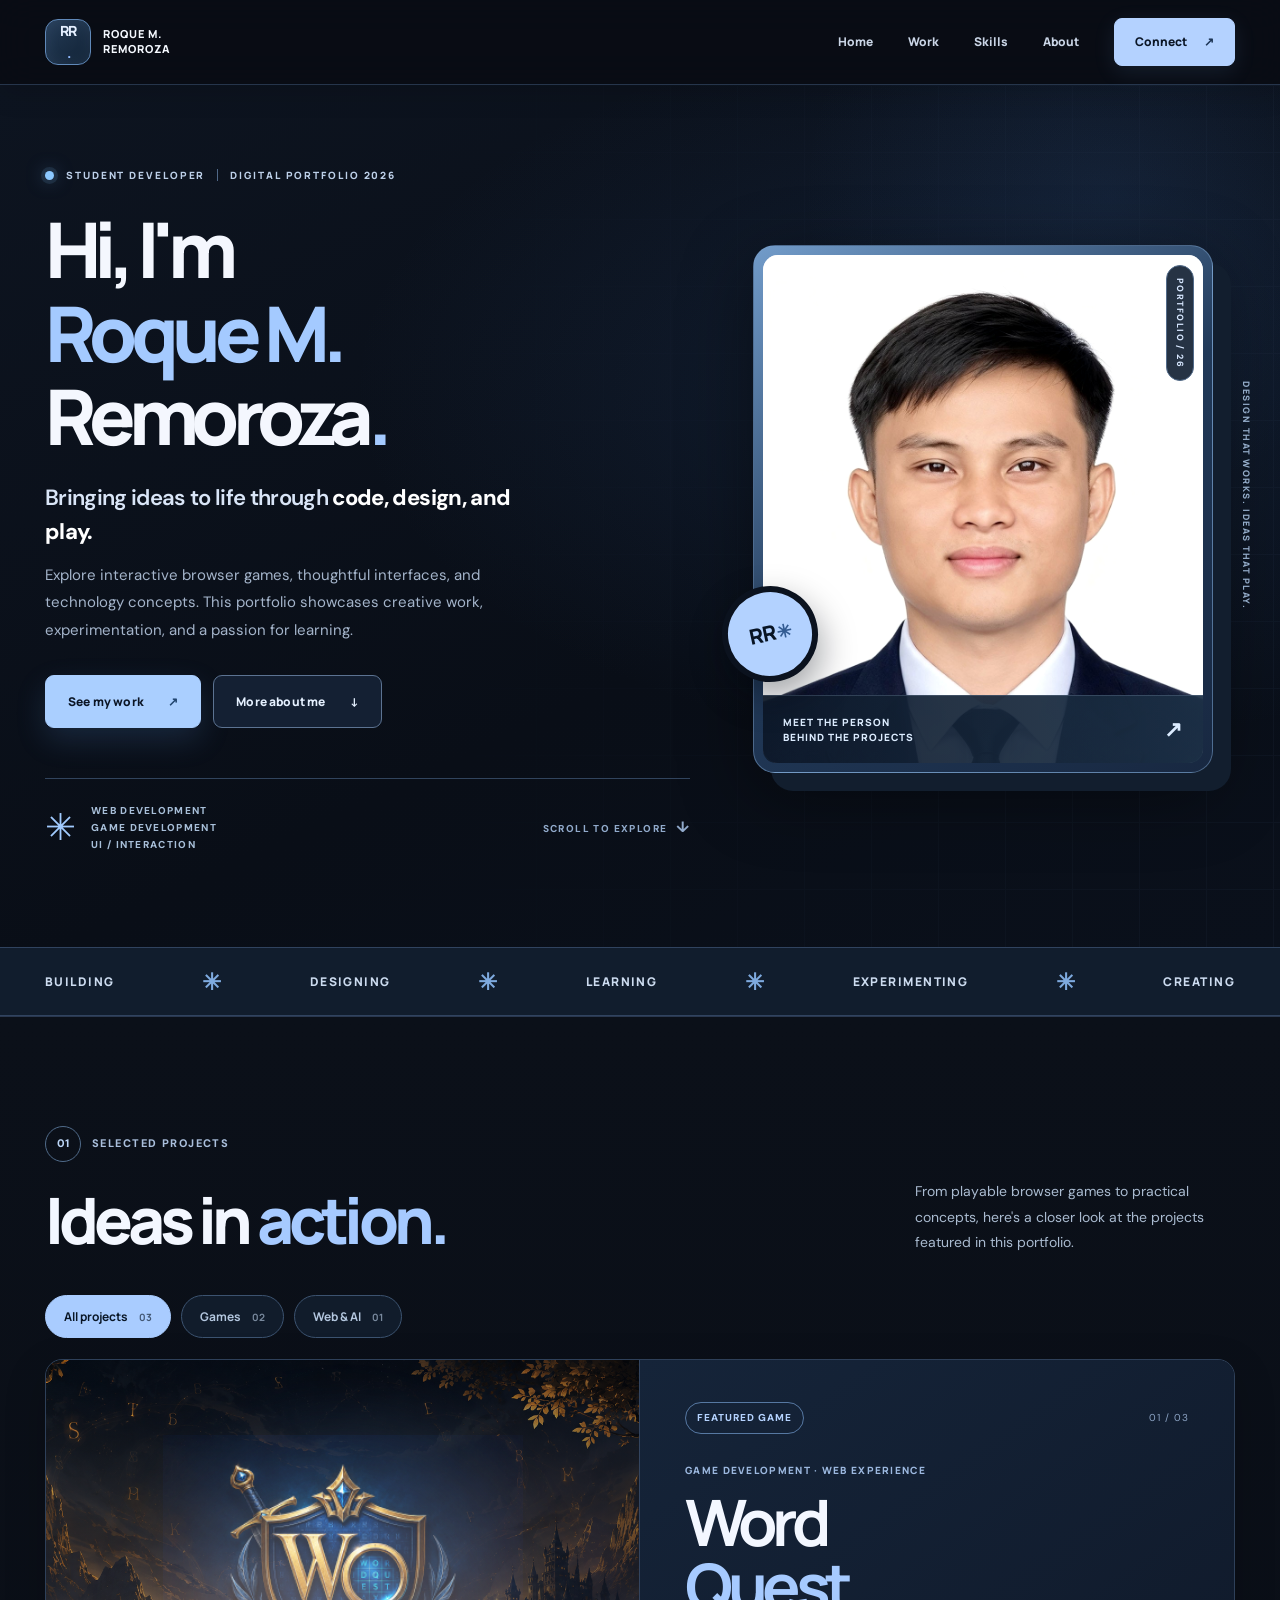
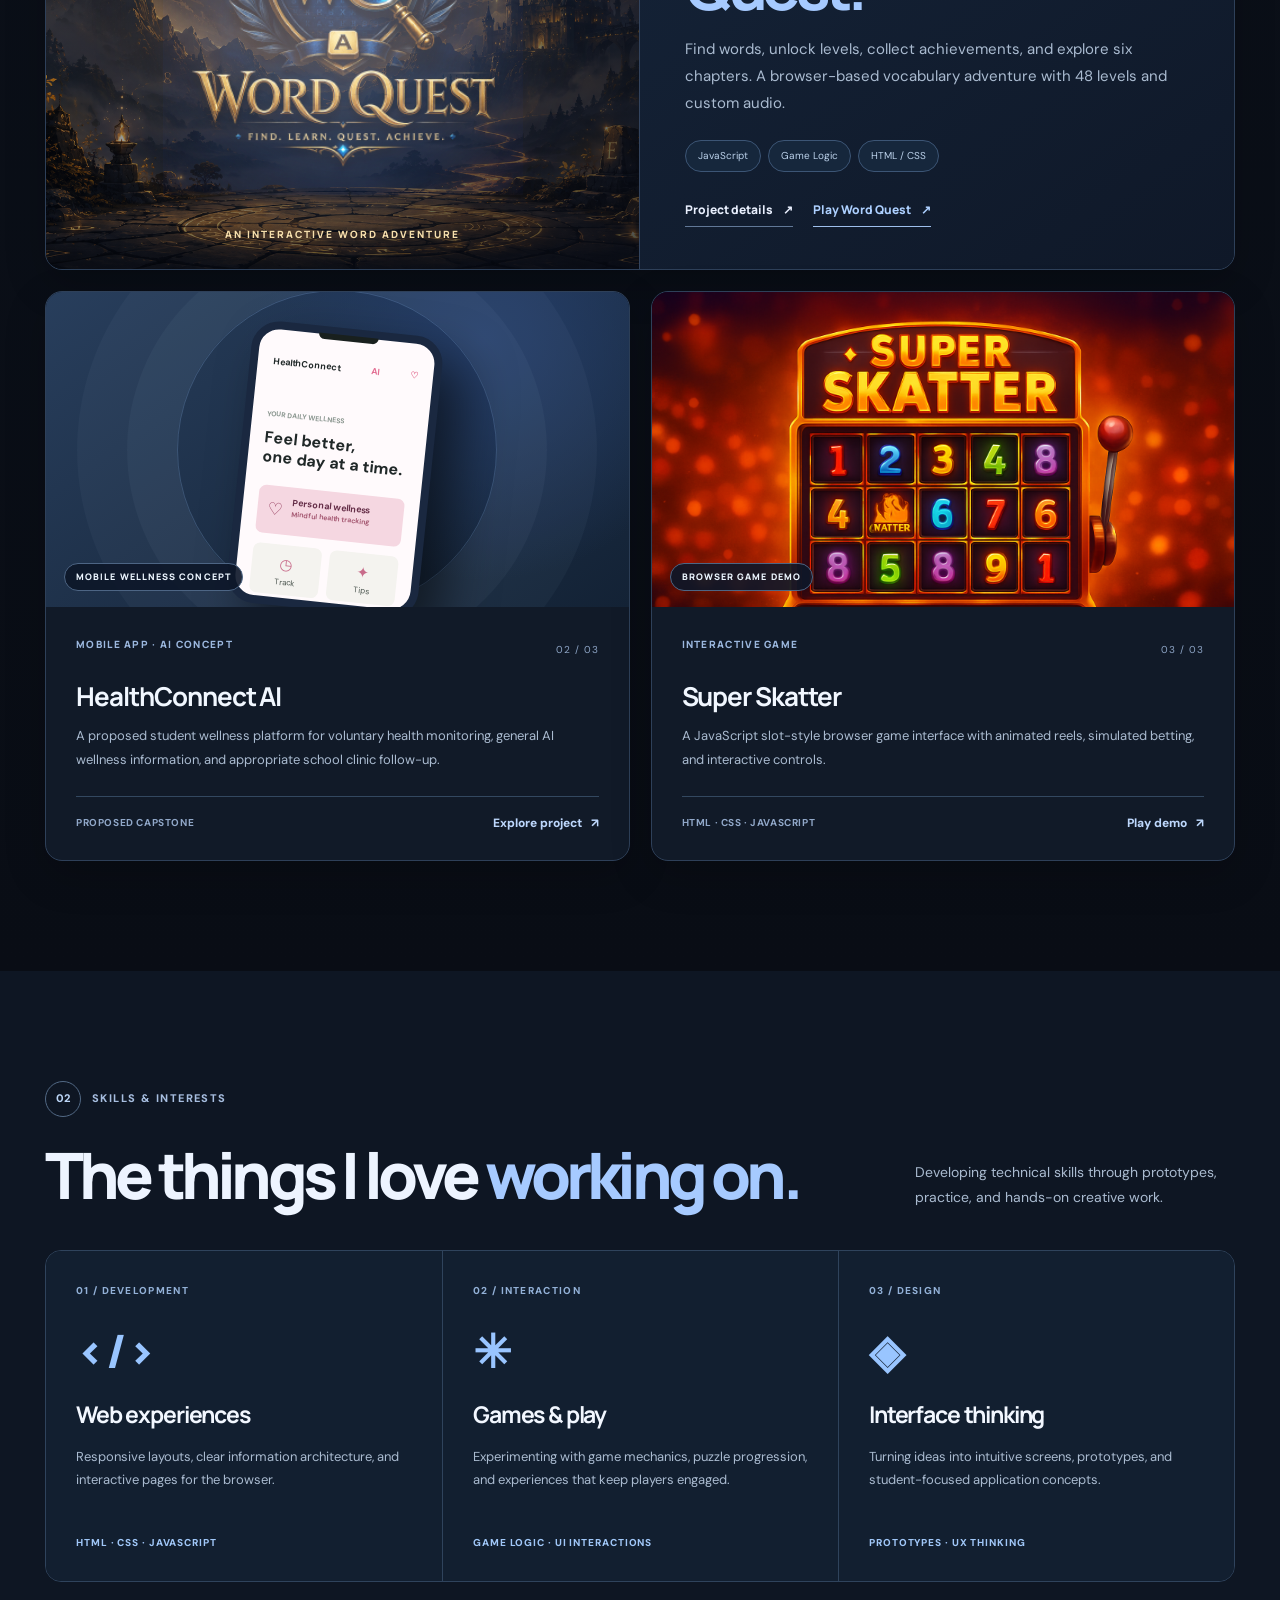
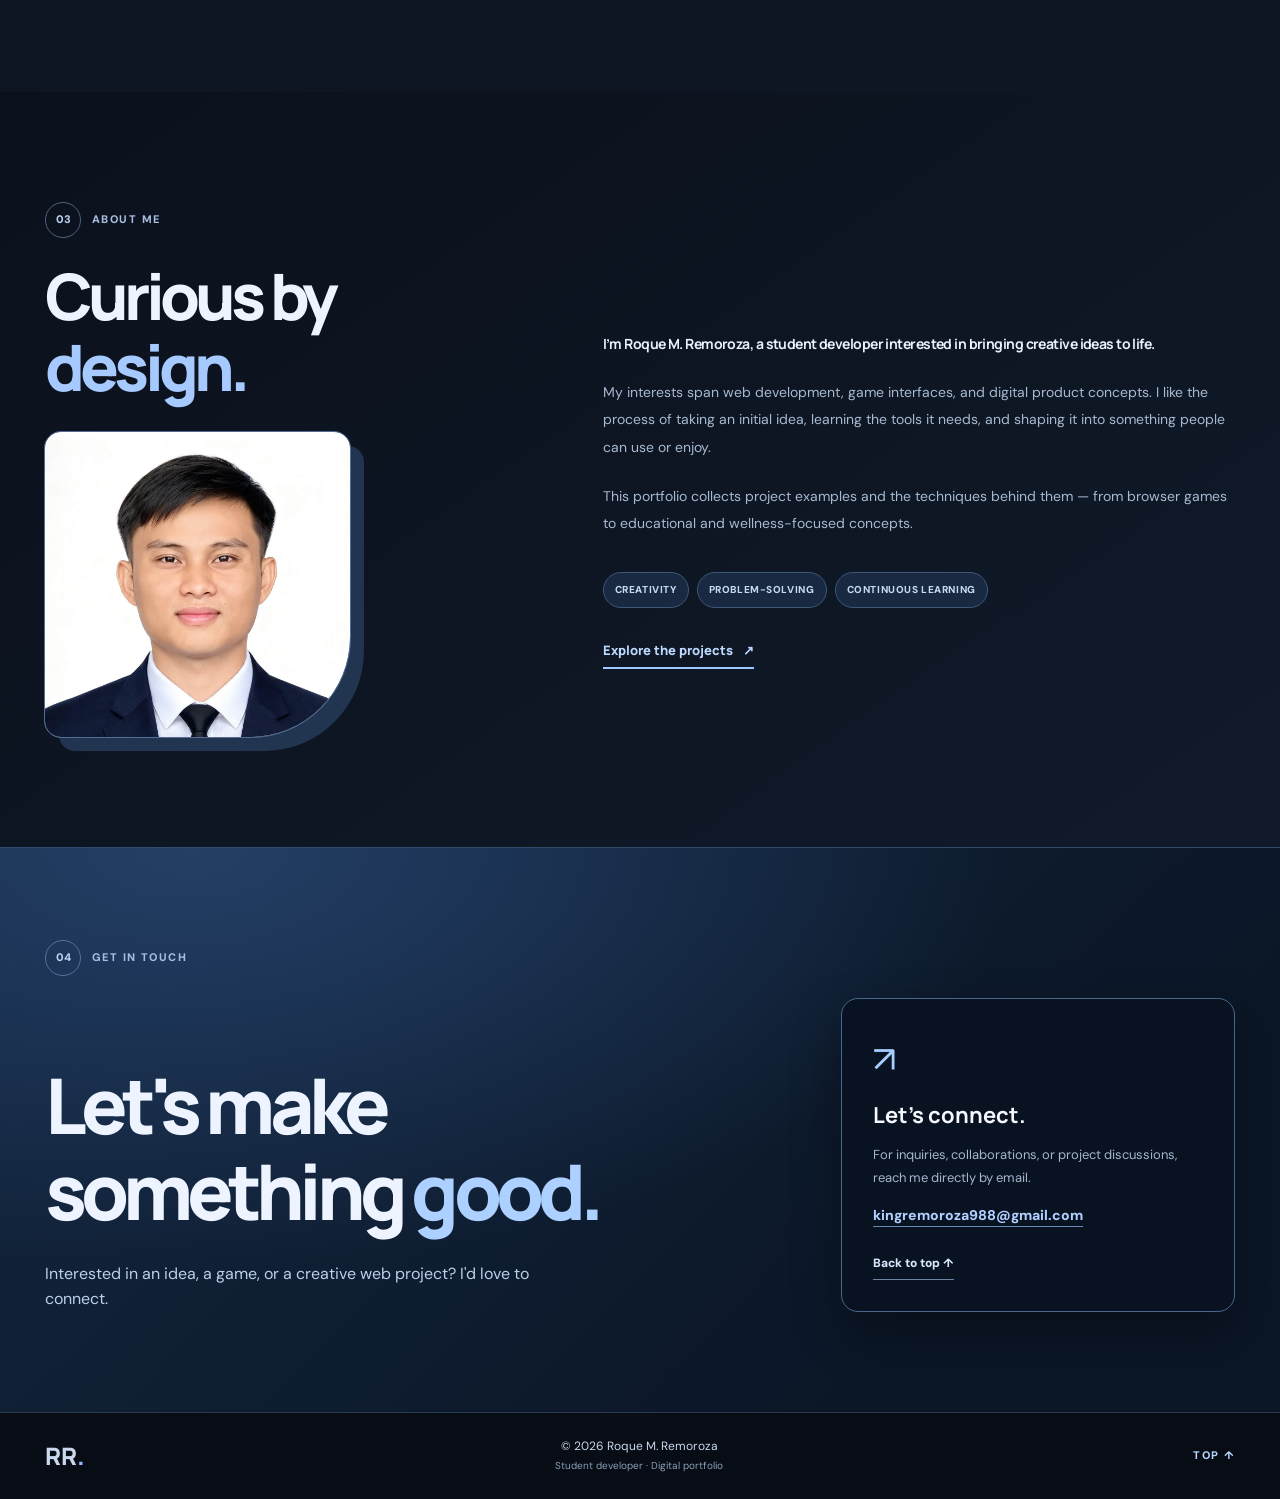
<file: index.html>
<!doctype html>


<html lang="en">
<head>
<meta charset="utf-8"/>
<meta content="width=device-width, initial-scale=1" name="viewport"/>
<meta content="#090d14" name="theme-color"/>
<meta content="Portfolio of Roque M. Remoroza — exploring web development, interactive experiences, game design, and AI-focused student projects." name="description"/>
<title>Roque M. Remoroza — Developer &amp; Creative Portfolio</title>
<link href="assets/images/profile.jpg" rel="icon" type="image/jpeg"/>
<link href="https://fonts.googleapis.com" rel="preconnect"/>
<link crossorigin="" href="https://fonts.gstatic.com" rel="preconnect"/>
<link href="https://fonts.googleapis.com/css2?family=DM+Sans:wght@400;500;600;700;800&amp;family=Manrope:wght@400;500;600;700;800&amp;display=swap" rel="stylesheet"/>
<link href="assets/css/main.css" rel="stylesheet"/><link href="assets/css/dark-theme.css" rel="stylesheet"/>
<script defer="" src="assets/js/main.js"></script>
<meta content="Roque M. Remoroza | Portfolio" property="og:title"/><meta content="Web development, game projects, and mobile technology concepts." property="og:description"/></head>
<body>
<a class="skip-link" href="#main">Skip to content</a>
<header class="site-header" id="top">
<div class="container header-content">
<a aria-label="Roque M. Remoroza, home" class="brand" href="#home">
<span aria-hidden="true" class="brand-symbol">RR<span>.</span></span>
<span class="brand-name">ROQUE M.<br/>REMOROZA</span>
</a>
<button aria-controls="primaryNav" aria-expanded="false" aria-label="Open navigation" class="menu-toggle" id="menuToggle" type="button"><span></span><span></span><span></span></button>
<nav aria-label="Main navigation" class="primary-nav" id="primaryNav">
<a href="#home">Home</a><a href="#projects">Work</a><a href="#expertise">Skills</a><a href="#about">About</a>
<a class="nav-cta" href="#contact">Connect <span aria-hidden="true">↗</span></a>
</nav>
</div>
</header>
<main id="main">
<section aria-labelledby="heroHeading" class="hero" id="home">
<div class="container hero-grid">
<div class="hero-content">
<div class="intro-line"><span aria-hidden="true" class="live-dot"></span> STUDENT DEVELOPER <span class="mini-divider"></span> DIGITAL PORTFOLIO 2026</div>
<h1 id="heroHeading">Hi, I'm<br/><span class="name-emphasis">Roque M.</span><br/>Remoroza<span class="punctuation">.</span></h1>
<p class="hero-lead">Bringing ideas to life through <strong>code, design, and play.</strong></p>
<p class="hero-body">Explore interactive browser games, thoughtful interfaces, and technology concepts. This portfolio showcases creative work, experimentation, and a passion for learning.</p>
<div class="hero-buttons"><a class="btn btn-dark" href="#projects">See my work <span aria-hidden="true">↗</span></a><a class="btn btn-line" href="#about">More about me <span aria-hidden="true">↓</span></a></div>
<div class="hero-bottom"><span aria-hidden="true" class="hero-spark">✳</span><span>WEB DEVELOPMENT<br/>GAME DEVELOPMENT<br/>UI / INTERACTION</span><span class="hero-small-note">SCROLL TO EXPLORE <span aria-hidden="true">↓</span></span></div>
</div>
<div class="hero-visual">
<div class="portrait-composition">
<div aria-hidden="true" class="portrait-decoration portrait-decoration-top">PORTFOLIO / 26</div>
<div class="portrait-rectangle"><img alt="Portrait of Roque M. Remoroza" fetchpriority="high" height="480" src="assets/images/profile.jpg" width="480"/></div>
<div aria-hidden="true" class="portrait-corner">RR<span>✳</span></div>
<div class="portrait-caption"><span>MEET THE PERSON<br/>BEHIND THE PROJECTS</span><span aria-hidden="true">↗</span></div>
</div>
<div aria-hidden="true" class="vertical-caption">DESIGN THAT WORKS. IDEAS THAT PLAY.</div>
</div>
</div>
</section>
<div aria-label="Interests: design, development, games, and learning" class="ticker-wrap">
<div class="container ticker"><span>BUILDING</span><b>✳</b><span>DESIGNING</span><b>✳</b><span>LEARNING</span><b>✳</b><span>EXPERIMENTING</span><b>✳</b><span>CREATING</span></div>
</div>
<section aria-labelledby="projectsHeading" class="work-section section-space" id="projects">
<div class="container">
<div class="section-heading work-heading"><div><p class="section-label"><span class="number-chip">01</span> SELECTED PROJECTS</p><h2 id="projectsHeading">Ideas in <em>action.</em></h2></div><p>From playable browser games to practical concepts, here's a closer look at the projects featured in this portfolio.</p></div>
<div aria-label="Filter projects" class="filters" role="group">
<button aria-pressed="true" class="filter is-active" data-filter="all" type="button">All projects <span>03</span></button>
<button aria-pressed="false" class="filter" data-filter="games" type="button">Games <span>02</span></button>
<button aria-pressed="false" class="filter" data-filter="web" type="button">Web &amp; AI <span>01</span></button>
</div>
<div class="projects-grid" id="projectsGrid">
<article class="project-card featured-project" data-category="games">
<div class="featured-art"><div aria-hidden="true" class="featured-art-glow"></div><img alt="Word Quest game artwork" loading="lazy" src="projects/word-quest/images/logo.png"/><span class="featured-art-label">AN INTERACTIVE WORD ADVENTURE</span></div>
<div class="featured-info"><div class="project-topline"><span class="pill-light">FEATURED GAME</span><span class="project-index">01 / 03</span></div><div><p class="project-kind">GAME DEVELOPMENT · WEB EXPERIENCE</p><h3>Word<br/><em>Quest.</em></h3><p class="project-description">Find words, unlock levels, collect achievements, and explore six chapters. A browser-based vocabulary adventure with 48 levels and custom audio.</p><div class="tech-line"><span>JavaScript</span><span>Game Logic</span><span>HTML / CSS</span></div></div><div class="project-buttons"><a class="mini-link" href="pages/word-quest.html">Project details <span aria-hidden="true">↗</span></a><a class="mini-link mini-link-highlight" href="projects/word-quest/index.html">Play Word Quest <span aria-hidden="true">↗</span></a></div></div>
</article>
<article class="project-card standard-project" data-category="web">
<div class="project-art health-art"><div aria-hidden="true" class="health-dots"></div><div aria-hidden="true" class="health-device"><div class="device-notch"></div><div class="device-head">HealthConnect <b>AI</b> <span>♡</span></div><small>YOUR DAILY WELLNESS</small><strong>Feel better,<br/>one day at a time.</strong><div class="device-feature">♡ <span>Personal wellness<br/><small>Mindful health tracking</small></span></div><div class="device-grid"><span>◷<small>Track</small></span><span>✦<small>Tips</small></span></div></div><span class="art-caption">MOBILE WELLNESS CONCEPT</span></div>
<div class="standard-copy"><div class="project-topline"><p class="project-kind">MOBILE APP · AI CONCEPT</p><span class="project-index">02 / 03</span></div><h3>HealthConnect AI</h3><p>A proposed student wellness platform for voluntary health monitoring, general AI wellness information, and appropriate school clinic follow-up.</p><div class="project-footer"><span>PROPOSED CAPSTONE</span><a aria-label="View HealthConnect AI project details" href="pages/healthconnect-ai.html">Explore project <span aria-hidden="true">↗</span></a></div></div>
</article>
<article class="project-card standard-project" data-category="games">
<div class="project-art scatter-art"><img alt="Super Skatter browser game screenshot" loading="lazy" src="assets/images/super-skatter-preview.png"/><span class="art-caption">BROWSER GAME DEMO</span></div>
<div class="standard-copy"><div class="project-topline"><p class="project-kind">INTERACTIVE GAME</p><span class="project-index">03 / 03</span></div><h3>Super Skatter</h3><p>A JavaScript slot-style browser game interface with animated reels, simulated betting, and interactive controls.</p><div class="project-footer"><span>HTML · CSS · JAVASCRIPT</span><a aria-label="Play Super Skatter" href="projects/super-skatter/index.html">Play demo <span aria-hidden="true">↗</span></a></div></div>
</article>
</div>
</div>
</section>
<section aria-labelledby="focusHeading" class="focus-section section-space" id="expertise"><div class="container"><div class="section-heading focus-heading"><div><p class="section-label"><span class="number-chip">02</span> SKILLS &amp; INTERESTS</p><h2 id="focusHeading">The things I love <em>working on.</em></h2></div><p>Developing technical skills through prototypes, practice, and hands-on creative work.</p></div><div class="focus-grid"><article class="focus-item"><span class="focus-number">01 / DEVELOPMENT</span><span aria-hidden="true" class="focus-icon">&lt;/&gt;</span><h3>Web experiences</h3><p>Responsive layouts, clear information architecture, and interactive pages for the browser.</p><span class="focus-stack">HTML · CSS · JAVASCRIPT</span></article><article class="focus-item"><span class="focus-number">02 / INTERACTION</span><span aria-hidden="true" class="focus-icon">✳</span><h3>Games &amp; play</h3><p>Experimenting with game mechanics, puzzle progression, and experiences that keep players engaged.</p><span class="focus-stack">GAME LOGIC · UI INTERACTIONS</span></article><article class="focus-item"><span class="focus-number">03 / DESIGN</span><span aria-hidden="true" class="focus-icon">◈</span><h3>Interface thinking</h3><p>Turning ideas into intuitive screens, prototypes, and student-focused application concepts.</p><span class="focus-stack">PROTOTYPES · UX THINKING</span></article></div></div></section>
<section aria-labelledby="aboutHeading" class="about-section section-space" id="about"><div class="container about-grid"><div class="about-left"><p class="section-label"><span class="number-chip">03</span> ABOUT ME</p><h2 id="aboutHeading">Curious by<br/><em>design.</em></h2><div class="about-photo"><img alt="Roque M. Remoroza" height="480" loading="lazy" src="assets/images/profile.jpg" width="480"/></div></div><div class="about-right"><p class="about-intro">I’m Roque M. Remoroza, a student developer interested in bringing creative ideas to life.</p><p>My interests span web development, game interfaces, and digital product concepts. I like the process of taking an initial idea, learning the tools it needs, and shaping it into something people can use or enjoy.</p><p>This portfolio collects project examples and the techniques behind them — from browser games to educational and wellness-focused concepts.</p><div class="values-row"><span>CREATIVITY</span><span>PROBLEM-SOLVING</span><span>CONTINUOUS LEARNING</span></div><a class="text-link" href="#projects">Explore the projects <span aria-hidden="true">↗</span></a></div></div></section>
<section aria-labelledby="contactHeading" class="contact-section" id="contact"><div class="container contact-inner"><p class="section-label"><span class="number-chip">04</span> GET IN TOUCH</p><div class="contact-grid"><div><h2 id="contactHeading">Let's make<br/>something <em>good.</em></h2><p>Interested in an idea, a game, or a creative web project? I'd love to connect.</p></div><div class="contact-card"><span aria-hidden="true" class="contact-icon">↗</span><h3>Let's connect.</h3><p>For inquiries, collaborations, or project discussions, reach me directly by email.</p><a class="contact-email" href="mailto:kingremoroza988@gmail.com">kingremoroza988@gmail.com</a><a class="contact-back" href="#top">Back to top ↑</a></div></div></div></section>
</main>
<footer class="footer"><div class="container footer-grid"><a class="footer-brand" href="#top">RR<span>.</span></a><p>© <span id="year">2026</span> Roque M. Remoroza<br/><small>Student developer · Digital portfolio</small></p><a class="footer-up" href="#top">TOP ↑</a></div></footer>
</body>
</html>
</file>
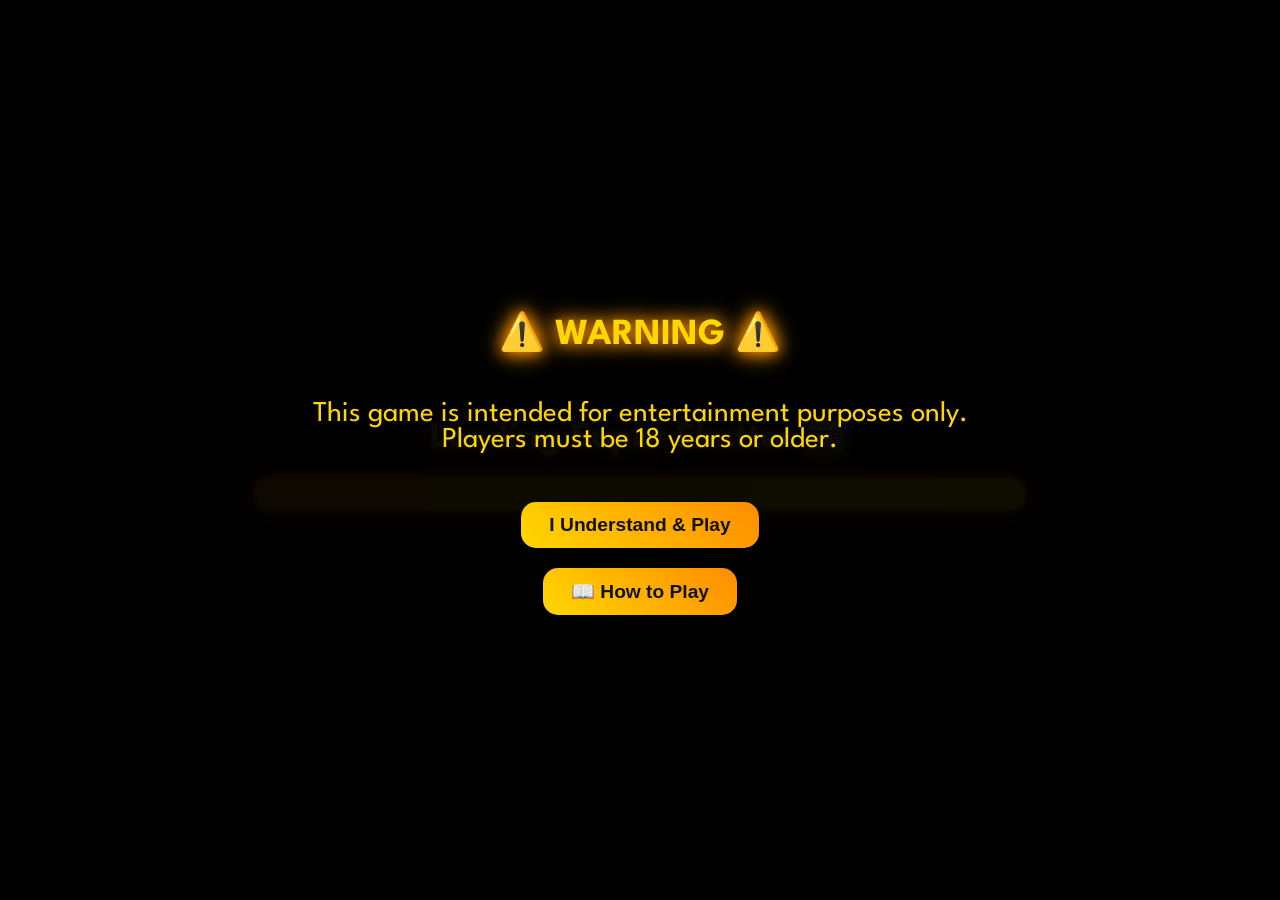
<file: projects/super-skatter/index.html>
<!DOCTYPE html>
<html lang="en">
<head>
<meta charset="UTF-8">
<meta name="viewport" content="width=device-width, initial-scale=1.0">
<title>Super Skatter Slot Machine</title>
<link href="https://fonts.googleapis.com/css2?family=League+Spartan:wght@700&display=swap" rel="stylesheet">
<style>
body {
    font-family: 'League Spartan', sans-serif;
    margin: 0; padding: 0;
    color: #fff;
    background: url("images/background.png") no-repeat center center fixed;
    background-size: cover;
    text-align: center;
    overflow-x: hidden;
}
body::after {
    content: "";
    position: fixed;
    top:0; left:0;
    width:100%; height:100%;
    background: rgba(0,0,0,0.55);
    z-index: -1;
}

/* --- Prologue & Epilogue --- */

#instructions-overlay {
    position: fixed; top:0; left:0;
    width:100%; height:100%;
    background: rgba(0,0,0,0.95);
    display: flex;
    justify-content: center;
    align-items: center;
    flex-direction: column;
    color: gold;
    font-size: 1.8rem;
    text-align: center;
    padding: 30px;
    z-index: 100000;
}
#instructions-overlay button {
    margin-top: 25px;
    padding: 12px 28px;
    border: none;
    border-radius: 15px;
    font-weight: bold;
    background: linear-gradient(45deg, #ffd700, #ff8c00);
    color: #111;
    cursor: pointer;
    font-size: 1.2rem;
}
#instructions-overlay button:hover {
    background: linear-gradient(45deg, #ffcc33, #ffa500);
}

#prologue-overlay, #epilogue-overlay {
    position: fixed; top:0; left:0;
    width:100%; height:100%;
    background: rgba(0,0,0,0.95);
    display: flex;
    justify-content: center;
    align-items: center;
    flex-direction: column;
    color: gold;
    font-size: 1.8rem;
    text-align: center;
    z-index: 100000;
}
#prologue-overlay button, #epilogue-overlay button {
    margin-top: 20px;
    padding: 12px 28px;
    border: none;
    border-radius: 15px;
    font-weight: bold;
    background: linear-gradient(45deg, #ffd700, #ff8c00);
    color: #111;
    cursor: pointer;
    font-size: 1.2rem;
}
#prologue-overlay button:hover, #epilogue-overlay button:hover {
    background: linear-gradient(45deg, #ffcc33, #ffa500);
}

/* --- Loading Screen --- */
#loading-screen {
    position: fixed;
    top:0; left:0;
    width:100%; height:100%;
    background: rgba(0,0,0,0.95);
    display: flex;
    flex-direction: column;
    justify-content: center;
    align-items: center;
    z-index: 9999;
}
#loading-bar-container {
    width: 60%;
    height: 30px;
    background: #111;
    border-radius: 15px;
    overflow: hidden;
    border: 3px solid #ff6a00;
    box-shadow: 0 0 25px #ff6a00;
}
#loading-bar {
    height: 100%;
    width: 0;
    background: linear-gradient(90deg, orange, gold, yellow);
    animation: loadAnim 3s linear forwards;
}
@keyframes loadAnim { 0% { width:0; } 100% { width:100%; } }

/* --- Game --- */
#game { display: none; padding: 20px; position: relative; max-width: 95%; margin: auto; }
h1 { color: #ffd700; text-shadow: 0 0 15px #ff8c00,0 0 25px #ffa500; margin-bottom: 20px; font-size: 2.3rem; }
.slot-grid {
    display: grid;
    grid-template-columns: repeat(4, minmax(70px, 100px));
    grid-template-rows: repeat(4, minmax(70px, 100px));
    gap: 12px;
    justify-content: center;
    margin: 20px auto;
    padding: 20px;
    background: rgba(0,0,0,0.85);
    border: 3px solid #ffa500;
    border-radius: 25px;
    box-shadow: 0 0 25px #000, inset 0 0 20px #222;
    width: fit-content;
}
.cell {
    background: radial-gradient(circle at top, #444, #111);
    border-radius: 14px;
    display: flex;
    justify-content: center;
    align-items: center;
    border: 2px solid #ffd700;
    box-shadow: inset 0 0 10px #000;
    transition: all 0.3s ease;
}
.cell img { width: 80%; height: 80%; object-fit: contain; transition: transform 0.3s ease; }
.cell.highlight img { transform: scale(1.2) rotate(10deg); }
.scatter img { animation: neonGlow 0.8s infinite alternate; }
@keyframes neonGlow { 0% { filter: drop-shadow(0 0 5px #ff4500); } 50% { filter: drop-shadow(0 0 20px #ff6347); } 100% { filter: drop-shadow(0 0 35px #ff4500); } }
#balance-popup {
    position: fixed;
    top: 40%; left: 50%;
    transform: translate(-50%, -50%);
    background: rgba(0,0,0,0.95);
    color: #ff6a00;
    padding: 25px 40px;
    border-radius: 20px;
    font-size: 1.2rem;
    text-align: center;
    box-shadow: 0 0 25px gold,0 0 40px orange;
    z-index: 9999;
    display: none;
}
#balance-popup button {
    margin-top: 15px;
    padding: 10px 20px;
    border: none;
    border-radius: 10px;
    font-weight: bold;
    background: linear-gradient(45deg, #ffd700, #ff8c00);
    color: #111;
    cursor: pointer;
}
#balance-popup button:hover { background: linear-gradient(45deg, #ffcc33, #ffa500); }

/* --- Highlight & Effects --- */
.highlight { animation: pop 0.5s ease forwards; background: radial-gradient(circle at top, #ffcc33, #ffa500); border-color: #fff; box-shadow: 0 0 20px gold,0 0 30px orange,inset 0 0 15px #fff; }
@keyframes pop {0%{transform:scale(1);} 40%{transform:scale(1.3);} 70%{transform:scale(0.95);} 100%{transform:scale(1);} }
.info-grid { display:grid; grid-template-columns:repeat(2,1fr); gap:10px 20px; margin-bottom:10px; }
.btn-row { display:flex; gap:15px; justify-content:center; margin-top:10px; flex-wrap: wrap; }
.speed-row { margin-top:10px; display:flex; gap:10px; justify-content:center; align-items:center; flex-wrap: wrap; }
.speed-btn { padding:8px 16px; border-radius:10px; font-size:1.1rem; border:none; cursor:pointer; background:linear-gradient(45deg, #ff7f50, #ffd700); color:#111; font-weight:bold; box-shadow:0 3px 10px rgba(0,0,0,0.4); transition:0.25s; }
.speed-btn:hover { background: linear-gradient(45deg, gold, orange); transform: scale(1.1); }
.game-info { display:flex; flex-direction:column; align-items:center; gap:18px; margin-top:25px; }
.info-card { background: rgba(0,0,0,0.9); padding:20px 30px; border-radius:20px; box-shadow:0 0 25px #000, inset 0 0 10px #444; display:flex; flex-direction:column; gap:14px; min-width:260px; text-align:left; }
.label { color: #ffb347; }
.value { color: #ffd700; text-shadow: 0 0 5px #000; }
.bet-input { width:80px; padding:6px 10px; border-radius:10px; border:2px solid #ffae00; text-align:center; font-weight:bold; color:#111; outline:none; box-shadow: inset 0 0 5px #ffae00; font-size:1rem; }
.bet-input:focus { box-shadow:0 0 12px #ffd700, 0 0 18px #ffcc33 inset; }
.free-spins { margin-top:10px; font-size:1.3rem; font-weight:bold; color:#ff7f50; text-shadow:0 0 6px #000; animation: neonPulse 1.5s infinite alternate; }
@keyframes neonPulse { 0% { text-shadow:0 0 6px #000,0 0 6px #ff7f50; } 100% { text-shadow:0 0 12px #000,0 0 14px #ff7f50; } }
.spin-btn { padding: 12px 30px; font-size: 1.1rem; border: none; border-radius: 14px; cursor: pointer; background: linear-gradient(45deg, #ff7f50, #ffd700); color: #111; font-weight: bold; box-shadow: 0 4px 15px rgba(0,0,0,0.6); transition: all 0.25s; margin: 5px; }
.spin-btn:hover { background: linear-gradient(45deg, gold, orange); box-shadow: 0 6px 20px rgba(0,0,0,0.7), 0 0 10px #ffd700; transform: scale(1.05); }
.spin-controls, .speed-controls { display: flex; gap: 12px; justify-content: center; flex-wrap: wrap; margin: 10px 0; }
.speed-controls .label { align-self: center; font-weight: bold; color: #ffd700; }
.spin-btn { min-width: 120px; }
.speed-btn { min-width: 80px; font-size: 1rem; }
#auto-btn.on { background: linear-gradient(45deg, #00ff7f, #32cd32); }
#auto-btn.off { background: linear-gradient(45deg, #ff4040, #ff6347); }
#main-event {
    position: fixed;
    top:0; left:0; width:100%; height:100%;
    background: rgba(0,0,0,0.85);
    display:flex; justify-content:center; align-items:center;
    z-index: 10000;
    flex-direction: column;
    color: gold; font-size: 3rem; font-weight: bold;
    text-shadow: 0 0 10px #fff,0 0 20px #ff0,0 0 30px #ff8c00,0 0 40px #ffa500;
    animation: mainEventPulse 1s infinite alternate;
    display:none;
}
@keyframes mainEventPulse {
  0% { transform: scale(1); opacity: 1; text-shadow:0 0 10px gold;}
  50% { transform: scale(1.15); opacity: 0.9; text-shadow:0 0 25px gold;}
  100% { transform: scale(1.25); opacity: 1; text-shadow:0 0 40px gold;}
}

/* --- Cash Out Celebration --- */
#cashout-overlay {
    position: fixed; top:0; left:0;
    width:100%; height:100%;
    background: rgba(0,0,0,0.9);
    display: flex;
    justify-content: center;
    align-items: center;
    z-index: 100000;
    flex-direction: column;
    animation: fadeIn 0.8s ease forwards;
}

.cashout-box {
    background: rgba(0,0,0,0.85);
    padding: 40px 50px;
    border-radius: 25px;
    text-align: center;
    color: gold;
    box-shadow: 0 0 25px gold, 0 0 50px orange;
    animation: popIn 0.6s ease forwards;
}

.cashout-box h1 {
    font-size: 2.5rem;
    text-shadow: 0 0 10px gold, 0 0 20px orange;
    margin-bottom: 20px;
}

.cashout-box p {
    font-size: 1.5rem;
    margin-bottom: 25px;
    color: #ffd700;
    text-shadow: 0 0 5px #000;
}

.cashout-box button {
    padding: 12px 28px;
    border: none;
    border-radius: 15px;
    font-weight: bold;
    background: linear-gradient(45deg, #ffd700, #ff8c00);
    color: #111;
    cursor: pointer;
    font-size: 1.2rem;
    transition: transform 0.2s ease;
}
.cashout-box button:hover {
    background: linear-gradient(45deg, #ffcc33, #ffa500);
    transform: scale(1.1);
}

@keyframes fadeIn { from {opacity:0;} to {opacity:1;} }
@keyframes popIn { 0%{transform:scale(0.7);} 100%{transform:scale(1);} }

/* Falling coins */
.coin {
    position: fixed;
    top: -50px;
    font-size: 1.8rem;
    color: gold;
    text-shadow: 0 0 10px orange, 0 0 20px gold;
    animation: fall linear forwards;
}
@keyframes fall {
    from { transform: translateY(-50px) rotate(0deg); }
    to { transform: translateY(110vh) rotate(360deg); }
}

</style>
</head>
<body>

<!-- Prologue -->
<div id="prologue-overlay">
    <h1>⚠️ WARNING ⚠️</h1>
    <p>This game is intended for entertainment purposes only.<br>Players must be 18 years or older.</p>
    <button onclick="acceptPrologue()">I Understand & Play</button>
    <button onclick="showInstructions()">📖 How to Play</button>
</div>



<!-- Instructions Overlay -->
<div id="instructions-overlay" style="display:none;">
    <h1>📖 How to Play Super Skatter</h1>
    <div style="max-width:700px; text-align:left; font-size:1.2rem; color:#ffd700; line-height:1.6;">
        <p>🎰 <b>Spin the Slots:</b> Press the <b>SPIN</b> button to play. Each spin costs your chosen bet.</p>
        <p>💵 <b>Betting:</b> Adjust your bet using the <b>Bet</b> input. Your balance decreases when you spin.</p>
        <p>🏆 <b>Winning:</b> Match at least <b>3 identical symbols in a row or column</b> to win prizes.</p>
        <p>✨ <b>Scatter Symbols:</b> Getting <b>3 or more Scatter</b> symbols awards <b>Free Spins</b>!</p>
        <p>📈 <b>Multiplier:</b> Consecutive matches increase your win multiplier.</p>
        <p>♻️ <b>Auto Spin:</b> Use <b>AUTO</b> to let the game spin automatically.</p>
        <p>💳 <b>Cash Out:</b> Press <b>CASH OUT</b> to withdraw your balance (saved in history).</p>
        <p>⚠️ <b>Reminder:</b> This game is for <u>entertainment only</u>. Play responsibly!</p>
    </div>
    <button onclick="closeInstructions()">⬅ Back</button>
</div>

<!-- Loading Screen -->
<div id="loading-screen">
  <h1>Loading Super Skatter 🎰</h1>
  <div id="loading-bar-container"><div id="loading-bar"></div></div>
</div>

<!-- Game -->
<div id="game">
  <h1>🎰 Super Skatter Slot Machine</h1>

  <div class="slot-grid" id="slot-grid">
      <div class="cell"></div><div class="cell"></div><div class="cell"></div><div class="cell"></div>
      <div class="cell"></div><div class="cell"></div><div class="cell"></div><div class="cell"></div>
      <div class="cell"></div><div class="cell"></div><div class="cell"></div><div class="cell"></div>
      <div class="cell"></div><div class="cell"></div><div class="cell"></div><div class="cell"></div>
  </div>

  <div class="game-info">
    <div class="info-card">
      <div class="info-grid">
        <div><span class="label">Balance:</span> <span id="balance" class="value">0 💵</span></div>
        <div><span class="label">Bet:</span> 
          <input type="number" id="bet-input" value="10" min="1" class="bet-input"/> 💵
        </div>
        <div><span class="label">Last Win:</span> <span id="win" class="value">0 💵</span></div>
        <div><span class="label">Multiplier:</span> <span id="multiplier" class="value">1x</span></div>
      </div>
      <div id="free-spins" class="free-spins"></div>
    </div>
  
    <div class="btn-row">
        <div class="spin-controls">
          <button class="spin-btn" onclick="spin()">🎰 SPIN</button>
          <button class="spin-btn off" id="auto-btn" onclick="toggleAutoSpin()">AUTO: OFF</button>
          <button class="spin-btn" onclick="cashOut()">💵 CASH OUT</button>
          <button class="spin-btn" onclick="downloadCashOutHistory()">📥 HISTORY</button>
        </div>
      
        <div class="speed-controls">
          <span class="label">Speed:</span>
          <button class="speed-btn" onclick="setSpeed('slow')">🐢 Slow</button>
          <button class="speed-btn" onclick="setSpeed('normal')">⚡ Normal</button>
          <button class="speed-btn" onclick="setSpeed('fast')">🚀 Fast</button>
        </div>
      </div>
</div>

<div id="balance-popup">
    <p>❌ Your balance is empty! Please top up to continue 💵</p>
    <button onclick="goTopUp()">💳 Go to Top Up</button>
</div>

<div id="main-event"></div>

<!-- Cash Out Celebration -->
<div id="cashout-overlay" style="display:none;">
  <div class="cashout-box">
    <h1>💰 Cash Out Successful! 💰</h1>
    <p id="cashout-amount">You cashed out: 0 💵</p>
    <button onclick="closeCashout()">Continue</button>
  </div>
</div>

<!-- Epilogue -->
<div id="epilogue-overlay" style="display:none;">
    <h1>🎮 Thank you for playing! 🎮</h1>
    <p>Remember: This game is for entertainment purposes only.<br>Play responsibly!</p>
    <button onclick="closeEpilogue()">Close</button>
</div>



<script>
// --- Symbols & weights ---
const symbols = ["images/symbols/1.png","images/symbols/2.png","images/symbols/3.png","images/symbols/4.png","images/symbols/5.png","images/symbols/6.png","images/symbols/7.png","images/symbols/8.png","images/scatter.png"];
const symbolValues = [0.5,0.5,1.5,1.5,1.5,2,2.3,4,0];
const symbolWeights = [30,20,15,9,5,3,2,1,5]; 
const scatterImg="images/scatter.png";

let balance=0, freeSpins=0, autoSpin=false, autoInterval=null, spinSpeed=1200, multiplier=1;

// --- Prologue ---
function acceptPrologue(){
    document.getElementById("prologue-overlay").style.display="none";
    startGame();
}

// --- Epilogue ---
function showEpilogue(){
    document.getElementById("epilogue-overlay").style.display="flex";
}
function closeEpilogue(){
    document.getElementById("epilogue-overlay").style.display="none";
}

function showInstructions(){
    document.getElementById("prologue-overlay").style.display="none";
    document.getElementById("instructions-overlay").style.display="flex";
}
function closeInstructions(){
    document.getElementById("instructions-overlay").style.display="none";
    document.getElementById("prologue-overlay").style.display="flex";
}


// --- Balance & Storage ---
function loadBalance(){ 
    balance=parseInt(localStorage.getItem("balance"))||100; 
    document.getElementById("balance").textContent=balance+" 💵"; 
}
function saveBalance(){ localStorage.setItem("balance", balance); }
function goTopUp(){ window.location.href="topup.html"; }

// --- Random Symbol ---
function getRandomSymbol(){
    const total=symbolWeights.reduce((a,b)=>a+b,0);
    let r=Math.floor(Math.random()*total);
    for(let i=0;i<symbols.length;i++){ 
        if(r<symbolWeights[i]) return symbols[i]; 
        r-=symbolWeights[i]; 
    }
    return symbols[0];
}

// --- Grid Initialization ---
function initGrid(){
    document.querySelectorAll(".cell").forEach(c=>{
        const sym=getRandomSymbol();
        c.innerHTML=`<img src="${sym}">`;
        c.classList.remove("scatter");
        if(sym===scatterImg)c.classList.add("scatter");
    });
}

// --- Spin Logic ---
function spin(){ setTimeout(doSpin, 300); }
function doSpin(){
    let bet=parseInt(document.getElementById("bet-input").value);
    if(isNaN(bet)||bet<1) bet=1;
    if(freeSpins===0 && balance<bet){ showBalancePopup(); return; }
    if(freeSpins===0) balance-=bet; else freeSpins--;

    const cells=document.querySelectorAll(".cell");
    cells.forEach(c=>c.classList.remove("highlight","scatter"));

    const rows=[];
    for(let r=0;r<4;r++){ rows[r]=[]; for(let c=0;c<4;c++) rows[r].push(cells[r*4+c]); }

    let spinsCompleted=0;
    rows.forEach((row,rowIndex)=>{
        let times=10+Math.floor(Math.random()*5);
        let interval=setInterval(()=>{
            row.forEach(cell=>{
                const sym=getRandomSymbol();
                cell.innerHTML=`<img src="${sym}">`;
                cell.classList.remove("scatter");
                if(sym===scatterImg) cell.classList.add("scatter");
            });
            times--;
            if(times<=0){ clearInterval(interval); spinsCompleted++; if(spinsCompleted===4) checkWin(rows, bet); }
        }, spinSpeed/15);
    });

    updateUI();
}

// --- Check Win ---
function checkWin(grid, bet){
    let win=0;
    let scatterCount=0;
    multiplier = 1;

    function checkLine(line){
        for(let i=0;i<=line.length-3;i++){
            const s0=line[i].querySelector("img").src.split("/").pop();
            const s1=line[i+1].querySelector("img").src.split("/").pop();
            const s2=line[i+2].querySelector("img").src.split("/").pop();
            if(s0===s1 && s1===s2 && s0!==scatterImg){ 
                win += bet * symbolValues[symbols.indexOf(s0)];
                line[i].classList.add("highlight"); 
                line[i+1].classList.add("highlight"); 
                line[i+2].classList.add("highlight");
                multiplier += 0.5;
            }
        }
    }

    grid.forEach(row=>checkLine(row));
    grid[0].forEach((_,i)=>checkLine(grid.map(row=>row[i])));
    grid.flat().forEach(cell=>{ if(cell.querySelector("img").src.includes(scatterImg)) scatterCount++; });

    if(scatterCount>=3){ 
        freeSpins += scatterCount; 
        showMainEvent(`🎉 ${scatterCount} FREE SPINS!`);
    }

    win *= multiplier;
    balance += win;
    saveBalance();
    document.getElementById("balance").textContent=balance+" 💵";
    document.getElementById("win").textContent=win.toFixed(2)+" 💵";
    document.getElementById("multiplier").textContent=multiplier.toFixed(1)+"x";

    if(win>0 && !autoSpin){ setTimeout(spin, spinSpeed); }

    updateUI();
}

// --- UI Updates ---
function updateUI(){ 
    document.getElementById("free-spins").textContent=freeSpins>0?`Free Spins: ${freeSpins}`:""; 
}
function showBalancePopup(){ document.getElementById("balance-popup").style.display="block"; }
function cashOut() {
    if(balance <= 0) { alert("You have no balance to cash out!"); return; }

    const history = JSON.parse(localStorage.getItem("cashOutHistory")) || [];
    history.push({ amount: balance, date: new Date().toLocaleString() });
    localStorage.setItem("cashOutHistory", JSON.stringify(history));

    // Show cashout overlay
    document.getElementById("cashout-amount").textContent = `You cashed out: ${balance} 💵`;
    document.getElementById("cashout-overlay").style.display = "flex";

    // Coin rain effect
    for (let i=0; i<20; i++) {
        let coin = document.createElement("div");
        coin.className = "coin";
        coin.textContent = "🪙";
        coin.style.left = Math.random()*100 + "vw";
        coin.style.animationDuration = (2 + Math.random()*2) + "s";
        document.body.appendChild(coin);
        setTimeout(()=>coin.remove(),4000);
    }

    balance = 0;
    document.getElementById("balance").textContent = balance + " 💵";
    saveBalance();
}

function closeCashout(){
    document.getElementById("cashout-overlay").style.display = "none";
    showEpilogue(); // after celebration, go to epilogue
}



function downloadCashOutHistory() {
    const history = JSON.parse(localStorage.getItem("cashOutHistory")) || [];
    if(history.length === 0){ alert("No cash out history found!"); return; }

    let csvContent = "data:text/csv;charset=utf-8,Amount,Date\n";
    history.forEach(item => { csvContent += `${item.amount},${item.date}\n`; });

    const encodedUri = encodeURI(csvContent);
    const link = document.createElement("a");
    link.setAttribute("href", encodedUri);
    link.setAttribute("download", "cash_out_history.csv");
    document.body.appendChild(link);
    link.click();
    document.body.removeChild(link);
}
function toggleAutoSpin(){
    autoSpin=!autoSpin;
    const btn=document.getElementById("auto-btn");
    if(autoSpin){ btn.textContent="AUTO: ON"; btn.classList.replace("off","on"); autoInterval=setInterval(spin, spinSpeed*1.5); }
    else{ btn.textContent="AUTO: OFF"; btn.classList.replace("on","off"); clearInterval(autoInterval); }
}
function setSpeed(type){ spinSpeed=type==="slow"?1500:type==="fast"?700:1200; }
function showMainEvent(text){
    const overlay=document.getElementById("main-event");
    overlay.innerHTML=`<h1>${text}</h1>`;
    overlay.style.display="flex";
    setTimeout(()=>overlay.style.display="none",1500);
}

// --- Game Start ---
function startGame(){
    const loader=document.getElementById("loading-screen");
    const game=document.getElementById("game");
    loadBalance();
    initGrid();
    setTimeout(()=>{ loader.style.display="none"; game.style.display="block"; },3000);
}
</script>

</body>
</html>
</file>
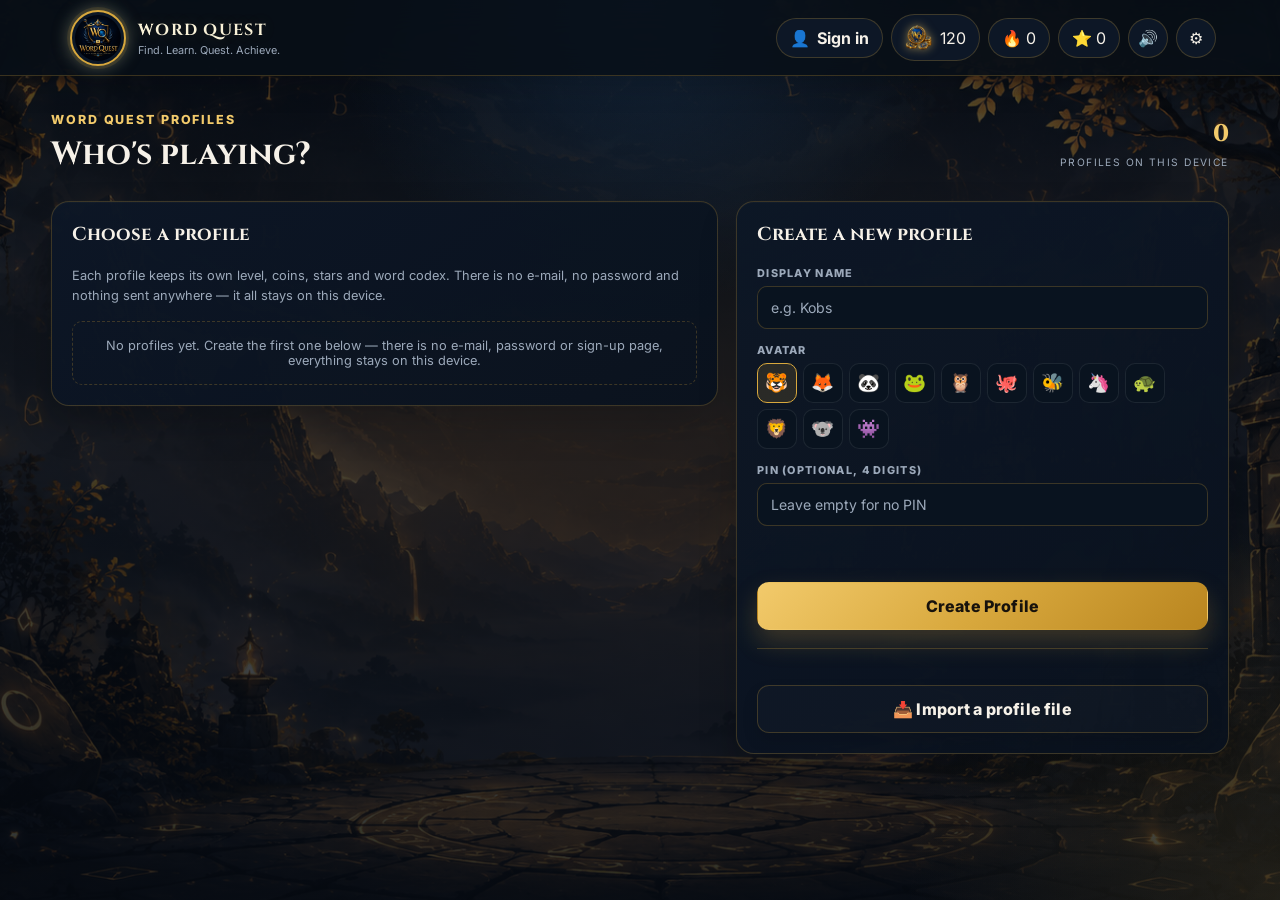
<file: projects/word-quest/index.html>
<!DOCTYPE html>
<html lang="en">

<head>
  <meta charset="UTF-8" />
  <meta name="viewport" content="width=device-width, initial-scale=1.0" />
  <title>Word Quest</title>
  <link rel="preconnect" href="https://fonts.googleapis.com">
  <link rel="preconnect" href="https://fonts.gstatic.com" crossorigin>
  <link
    href="https://fonts.googleapis.com/css2?family=Cinzel:wght@600;700;800&family=Inter:wght@400;500;600;700;800&display=swap"
    rel="stylesheet">
  <link rel="stylesheet" href="styles.css" />
</head>


<body>
  <div id="loadingScreen" class="loading-screen" aria-live="polite" aria-busy="true">
    <div class="loading-glow"></div>
    <div class="loading-stars" aria-hidden="true">
      <span></span><span></span><span></span><span></span><span></span><span></span>
      <span></span><span></span><span></span><span></span><span></span><span></span>
    </div>
    <div class="loading-content">
      <div class="loading-crest">
        <div class="loading-rune loading-rune-left"></div>
        <div class="loading-rune loading-rune-right"></div>
        <img src="images/logo.png" alt="Word Quest logo" class="loading-logo">
      </div>
      <div class="loading-title">WORD QUEST</div>
      <div class="loading-tag">Forging your next adventure...</div>
      <div class="loading-bar" aria-hidden="true">
        <span></span>
      </div>
    </div>
  </div>

  <div id="app">
    <header class="topbar">

      <button class="brand" id="brandBtn" aria-label="Go to home">

        <img src="images/logo.png" alt="Word Quest Logo" class="brand-logo">

        <span>
          <strong>WORD QUEST</strong>
          <small>Find. Learn. Quest. Achieve.</small>
        </span>

      </button>

      <div class="hud" id="globalHud">

        <button class="hud-pill account-btn" id="accountBtn" title="Profiles on this device">
          <span id="accountAvatar">👤</span>
          <span id="accountName">Sign in</span>
        </button>

        <div class="hud-pill coin-hud">
          <img src="images/kuwens.png" alt="Word Quest Coin" class="coin-icon">
          <span id="hudCoins">0</span>
        </div>

        <div class="hud-pill">
          🔥 <span id="hudStreak">0</span>
        </div>

        <div class="hud-pill">
          ⭐ <span id="hudStars">0</span>
        </div>

        <button class="icon-btn" id="soundBtn" title="Toggle sound" aria-label="Toggle sound">
          🔊
        </button>

        <button class="icon-btn" id="a11yBtn" title="Game and audio settings"
          aria-label="Game and audio settings" aria-haspopup="dialog">
          ⚙
        </button>

      </div>

    </header>

    <!-- Screen reader announcements. Hidden, but read aloud as it changes. -->
    <div id="liveRegion" class="sr-only" role="status" aria-live="polite" aria-atomic="true"></div>
    <div id="alertRegion" class="sr-only" role="alert" aria-live="assertive" aria-atomic="true"></div>

    <main>
      <!-- HOME -->
      <section class="screen active" id="homeScreen">
        <div class="hero">
          <div class="hero-copy">
            <div class="eyebrow">THE NEXT GENERATION WORD PUZZLE GAME</div>
            <h1>WORD <span>QUEST</span></h1>
            <p>
              A web-based word-search adventure with quests, rewards, achievements,
              boss puzzles, daily challenges, and strategic power-ups.
            </p>
            <div class="hero-actions">
              <button class="btn primary" id="playBtn">
                Continue Quest
              </button>

              <button class="btn ghost" id="quickPlayBtn">
                Quick Play
              </button>

              <button class="btn ghost" id="dailyBtn">
                Daily Challenge
              </button>

              <button class="btn ghost shop-open-btn" id="shopBtn">
                🛒 Power-Up Shop
              </button>
            </div>
            <p class="quest-hint" id="continueQuestHint"></p>
          </div>
          <div class="hero-card">
            <div class="mini-grid" aria-hidden="true">
              <span>W</span><span>O</span><span>R</span><span>D</span>
              <span>Q</span><span>U</span><span>E</span><span>S</span>
              <span>T</span><span>F</span><span>O</span><span>C</span>
              <span>U</span><span>S</span><span>W</span><span>Q</span>
            </div>
            <div class="hero-rank">
              <small>RANK</small>
              <strong id="homeRank">Rookie Solver</strong>
            </div>
          </div>
        </div>

        <div class="dashboard-grid">
          <article class="panel">
            <div class="panel-title">
              <h2>Active Quests</h2>
              <span class="tag">TODAY</span>
            </div>
            <div id="questPreview" class="stack"></div>
          </article>

          <article class="panel">
            <div class="panel-title">
              <h2>Progress</h2>
              <button class="text-btn" id="profileBtn">View Profile</button>
            </div>
            <div class="stats-grid">
              <div><strong id="statWords">0</strong><span>Words Found</span></div>
              <div><strong id="statPuzzles">0</strong><span>Puzzles Won</span></div>
              <div><strong id="statBest">0</strong><span>Best Score</span></div>
              <div><strong id="statLevel">1</strong><span>Player Level</span></div>
              <div><strong id="statStars">0</strong><span>Quest Stars</span></div>
              <div><strong id="statLearned">0</strong><span>Words Learned</span></div>
            </div>
          </article>

          <article class="panel featured">
            <div>
              <span class="tag danger">BOSS</span>
              <h2>Boss Puzzle</h2>
              <p>Beat a high-pressure puzzle to earn a large reward.</p>
            </div>
            <button class="btn secondary" id="bossBtn">Challenge Boss</button>
          </article>
        </div>
      </section>

      <!-- ACCOUNTS -->
      <section class="screen" id="accountScreen">
        <div class="page-head">
          <div>
            <div class="eyebrow">WORD QUEST PROFILES</div>
            <h2>Who's playing?</h2>
          </div>
          <div class="campaign-total">
            <strong id="accountCount">0</strong>
            <span>PROFILES ON THIS DEVICE</span>
          </div>
        </div>

        <div class="account-layout">
          <article class="panel">
            <h3>Choose a profile</h3>
            <p class="account-help">
              Each profile keeps its own level, coins, stars and word codex.
              There is no e-mail, no password and nothing sent anywhere — it all stays on this device.
            </p>
            <div class="account-grid" id="accountGrid"></div>
          </article>

          <article class="panel">
            <h3>Create a new profile</h3>

            <label class="field-label" for="newAccountName">Display name</label>
            <input class="field-input" id="newAccountName" type="text" maxlength="16"
              placeholder="e.g. Kobs" autocomplete="off">

            <label class="field-label">Avatar</label>
            <div class="avatar-picker" id="avatarPicker"></div>

            <label class="field-label" for="newAccountPin">PIN (optional, 4 digits)</label>
            <input class="field-input" id="newAccountPin" type="password" inputmode="numeric"
              maxlength="4" placeholder="Leave empty for no PIN" autocomplete="off">

            <div class="purchase-message" id="accountMessage" aria-live="polite"></div>

            <button class="btn primary full" id="createAccountBtn">Create Profile</button>

            <hr>

            <button class="btn ghost full" id="importAccountBtn">📥 Import a profile file</button>
            <input type="file" id="importFile" accept="application/json,.json" class="hidden">
          </article>
        </div>
      </section>

      <!-- QUEST MAP -->
      <section class="screen" id="campaignScreen">
        <div class="page-head">
          <button class="back-btn" data-go="homeScreen">← Back</button>
          <div>
            <div class="eyebrow">THE WORD QUEST CAMPAIGN</div>
            <h2>Quest Map</h2>
          </div>
          <div class="campaign-total">
            <strong id="campaignStars">0 / 144</strong>
            <span>STARS EARNED</span>
          </div>
        </div>

        <article class="panel">
          <div class="campaign-status">
            <div class="progress"><span id="campaignProgress"></span></div>
            <small id="campaignNext"></small>
          </div>

          <div class="chapter-tabs" id="campaignChapters"></div>
          <div class="level-list" id="campaignLevels"></div>

          <p class="campaign-legend">
            ⭐ Clear the level &nbsp;•&nbsp; ⭐⭐ Beat the star time &nbsp;•&nbsp; ⭐⭐⭐ Finish with 1 mistake or fewer
          </p>
        </article>
      </section>

      <!-- SETUP -->
      <section class="screen" id="setupScreen">
        <div class="page-head">
          <button class="back-btn" data-go="homeScreen">← Back</button>
          <div>
            <div class="eyebrow">CHOOSE YOUR PATH</div>
            <h2>Prepare Your Quest</h2>
          </div>
        </div>

        <div class="setup-grid">
          <article class="panel">
            <h3>Category</h3>
            <div class="choice-grid" id="categoryChoices"></div>
          </article>

          <article class="panel">
            <h3>Difficulty</h3>
            <div class="difficulty-list" id="difficultyChoices"></div>
          </article>

          <article class="panel mode-panel">
            <h3>Game Mode</h3>
            <div class="mode-options">
              <label class="radio-card">
                <input type="radio" name="mode" value="normal" checked>
                <span><b>Adventure</b><small>Standard puzzle with progression.</small></span>
              </label>
              <label class="radio-card">
                <input type="radio" name="mode" value="timed">
                <span><b>Time Rush</b><small>Beat the clock for a bonus.</small></span>
              </label>
            </div>
            <button class="btn primary full" id="beginGameBtn">Begin Quest</button>
          </article>
        </div>
      </section>

      <!-- GAME -->
      <section class="screen" id="gameScreen">
        <div class="game-head">
          <div>
            <div class="game-head-actions">
              <button class="back-btn" id="quitGameBtn">← Quit</button>
              <button class="text-btn shop-quick-btn" id="gameShopBtn">🛒 Shop</button>
            </div>
            <div class="eyebrow" id="gameModeLabel">ADVENTURE MODE</div>
            <h2 id="gameTitle">Animals • Easy</h2>
          </div>
          <div class="game-stats">
            <div><small>TIME</small><strong id="timeDisplay">03:00</strong></div>
            <div><small>SCORE</small><strong id="scoreDisplay">0</strong></div>
            <div><small>COMBO</small><strong id="comboDisplay">x1</strong></div>
          </div>
        </div>

        <div class="event-banner hidden" id="eventBanner"></div>

        <div class="game-layout">
          <aside class="panel side-panel">
            <div class="panel-title">
              <h3>Words</h3>
              <span id="wordCounter">0/0</span>
            </div>
            <div class="word-list" id="wordList"></div>

            <hr>
            <h3>Power-Ups</h3>
            <div class="power-grid">
              <button class="power-btn" data-power="time">
                <span>⏱️</span><b>Time Boost</b><small id="powerTimeCount">0</small>
              </button>
              <button class="power-btn" data-power="hint">
                <span>💡</span><b>Word Hint</b><small id="powerHintCount">0</small>
              </button>
              <button class="power-btn" data-power="finder">
                <span>🧲</span><b>Word Finder</b><small id="powerFinderCount">0</small>
              </button>
              <button class="power-btn" data-power="multiplier">
                <span>🔥</span><b>2× Points &amp; Coins</b><small id="powerMultiplierCount">0</small>
              </button>
              <button class="power-btn" data-power="shield">
                <span>🛡️</span><b>Mistake Shield</b><small id="powerShieldCount">0</small>
              </button>
            </div>
          </aside>

          <section class="puzzle-wrap">
            <div class="grid-toolbar">
              <div id="currentQuestText">Find every hidden word.</div>
              <div id="statusText" role="status" aria-live="polite">Drag across letters to select a word.</div>
            </div>

            <!-- Keyboard hints, shown only when the accessibility setting allows. -->
            <div id="keyboardHelp" class="keyboard-help">
              <strong>Keyboard:</strong>
              <kbd>Tab</kbd> to the board &middot;
              <kbd>Arrows</kbd> move &middot;
              <kbd>Space</kbd> start a word &middot;
              <kbd>Enter</kbd> submit &middot;
              <kbd>Esc</kbd> cancel
            </div>
            <div id="wordGrid" class="word-grid" aria-label="Word search puzzle"></div>
          </section>

          <aside class="panel side-panel right">
            <h3>Quest Progress</h3>
            <div id="gameQuestProgress" class="stack"></div>

            <hr>
            <h3>Run Stats</h3>
            <div class="run-stat"><span>Accuracy</span><strong id="accuracyDisplay">100%</strong></div>
            <div class="run-stat"><span>Correct</span><strong id="correctDisplay">0</strong></div>
            <div class="run-stat"><span>Mistakes</span><strong id="mistakeDisplay">0</strong></div>
          </aside>
        </div>
      </section>

      <!-- RESULTS -->
      <section class="screen" id="resultsScreen">
        <div class="results-card">
          <div class="result-icon" id="resultIcon">🏆</div>
          <div class="eyebrow" id="resultEyebrow">QUEST COMPLETE</div>
          <h2 id="resultTitle">Victory!</h2>
          <p id="resultMessage">You found every hidden word.</p>

          <div class="result-stars hidden" id="resultStars"></div>
          <p class="result-next" id="resultNext"></p>

          <div class="result-stats">
            <div><span>Score</span><strong id="resultScore">0</strong></div>
            <div><span>Coins</span><strong id="resultCoins">+0</strong></div>
            <div><span>Accuracy</span><strong id="resultAccuracy">100%</strong></div>
            <div><span>Time Left</span><strong id="resultTime">00:00</strong></div>
          </div>

          <div id="rewardList" class="reward-list"></div>

          <div class="results-actions">
            <button class="btn primary" id="nextPuzzleBtn">Next Puzzle</button>
            <button class="btn ghost hidden" id="resultsMapBtn">Quest Map</button>
            <button class="btn ghost" id="resultsHomeBtn">Return Home</button>
          </div>
        </div>
      </section>

     <!-- PROFILE -->
<section class="screen" id="profileScreen">

  <div class="page-head">

    <button class="back-btn" data-go="homeScreen">
      ← Back
    </button>

    <div>
      <div class="eyebrow">
        WORD MASTER PROFILE
      </div>

      <h2>Your Journey</h2>
    </div>

  </div>


  <div class="profile-grid">

    <!-- PROFILE SUMMARY -->
    <article class="panel profile-summary">

      <div class="avatar">
        WQ
      </div>

      <h3 id="profileRank">
        Rookie Solver
      </h3>

      <p>
        Level
        <strong id="profileLevel">
          1
        </strong>
      </p>

      <div class="xp-bar">
        <span id="xpFill"></span>
      </div>

      <small id="xpText">
        0 / 500 XP
      </small>


      <!-- RANK PROGRESSION -->
      <div class="rank-progress-card">

        <div class="rank-current">

          <small>
            CURRENT RANK
          </small>

          <strong id="currentRankDisplay">
            Rookie Solver
          </strong>

        </div>


        <div class="rank-path">

          <div class="rank-path-top">

            <span id="currentRankLevel">
              Level 1
            </span>

            <span id="nextRankLevel">
              Level 3
            </span>

          </div>

          <div class="rank-progress-bar">
            <span id="rankProgressFill"></span>
          </div>

        </div>


        <div class="next-rank-box">

          <div
            class="next-rank-icon"
            id="nextRankIcon"
          >
            🏹
          </div>

          <div>

            <small>
              UPCOMING RANK
            </small>

            <strong id="nextRankName">
              Word Hunter
            </strong>

            <p id="nextRankRequirement">
              Unlocks at Level 3
            </p>

          </div>

        </div>


        <div
          class="rank-levels-left"
          id="rankLevelsLeft"
        >
          ⚡ 2 levels until your next rank
        </div>

      </div>

    </article>


    <!-- ACHIEVEMENTS -->
    <article class="panel">

      <h3>
        Achievements
      </h3>

      <div
        id="achievementGrid"
        class="achievement-grid"
      ></div>

    </article>


    <!-- LIFETIME STATS -->
    <article class="panel">

      <h3>
        Lifetime Stats
      </h3>

      <div class="stats-grid">

        <div>
          <strong id="pWords">0</strong>
          <span>Words Found</span>
        </div>

        <div>
          <strong id="pWins">0</strong>
          <span>Puzzles Won</span>
        </div>

        <div>
          <strong id="pBosses">0</strong>
          <span>Bosses Defeated</span>
        </div>

        <div>
          <strong id="pDaily">0</strong>
          <span>Daily Wins</span>
        </div>

      </div>

    </article>


    <!-- QUEST MAP PROGRESS -->
    <article class="panel">

      <h3>
        Quest Map Progress
      </h3>

      <div
        id="chapterSummary"
        class="stack"
      ></div>

    </article>


    <!-- WORD CODEX -->
    <article class="panel codex-panel">

      <div class="panel-title">
        <h3>
          Words Learned
        </h3>

        <span class="tag" id="codexCount">
          0 / 0
        </span>
      </div>

      <div class="progress"><span id="codexProgress"></span></div>

      <input
        class="codex-search"
        id="codexSearch"
        type="search"
        placeholder="Search your words or definitions…"
        aria-label="Search learned words"
      >

      <div class="codex-list" id="codexList"></div>

    </article>


    <!-- ACCOUNT -->
    <article class="panel">

      <h3>
        Profile
      </h3>

      <div class="profile-account">
        <span class="account-avatar" id="profileAccountAvatar">👤</span>
        <div>
          <strong id="profileAccountName">Not signed in</strong>
          <small id="profileAccountMeta"></small>
        </div>
      </div>

      <div class="account-actions">
        <button class="text-btn" id="profileSwitchBtn">Switch profile</button>
        <button class="text-btn danger-text" id="profileSignOutBtn">Sign out</button>
      </div>

    </article>

  </div>

</section>
    </main>

    <!-- POWER-UP SHOP -->
    <div class="modal hidden" id="shopModal">
      <div class="modal-card shop-card">

        <div class="shop-header">
          <div>
            <div class="eyebrow">WORD QUEST STORE</div>
            <h3>Power-Up Shop</h3>
            <p class="shop-subtitle">Spend your quest coins and prepare for tougher puzzles.</p>
          </div>

          <div class="shop-balance">
            <img src="images/kuwens.png" alt="Coin">
            <span id="shopCoins">0</span>
          </div>
        </div>

        <div class="shop-grid">

          <button class="shop-item" data-buy="time">
            <span class="shop-icon">⏱️</span>
            <div class="shop-copy">
              <b>Time Boost</b>
              <small>Adds 15 seconds to your current puzzle. Star times are not affected.</small>
            </div>
            <div class="shop-price">
              <strong id="priceTime">35 Coins</strong>
              <small id="ownedTime">Owned: 0</small>
            </div>
          </button>

          <button class="shop-item" data-buy="hint">
            <span class="shop-icon">💡</span>
            <div class="shop-copy">
              <b>Word Hint</b>
              <small>Describes one hidden word: how long it is, which way it runs, its first letter, and which corner to search.</small>
            </div>
            <div class="shop-price">
              <strong id="priceHint">20 Coins</strong>
              <small id="ownedHint">Owned: 0</small>
            </div>
          </button>

          <button class="shop-item" data-buy="finder">
            <span class="shop-icon">🧲</span>
            <div class="shop-copy">
              <b>Word Finder</b>
              <small>Lights up a whole hidden word on the board for 2 seconds and names it.</small>
            </div>
            <div class="shop-price">
              <strong id="priceFinder">60 Coins</strong>
              <small id="ownedFinder">Owned: 0</small>
            </div>
          </button>

          <button class="shop-item" data-buy="multiplier">
            <span class="shop-icon">🔥</span>
            <div class="shop-copy">
              <b>2× Points &amp; Coins</b>
              <small>Doubles the points and coins from this puzzle. It only pays out if you clear it.</small>
            </div>
            <div class="shop-price">
              <strong id="priceMultiplier">120 Coins</strong>
              <small id="ownedMultiplier">Owned: 0</small>
            </div>
          </button>

          <button class="shop-item" data-buy="shield">
            <span class="shop-icon">🛡️</span>
            <div class="shop-copy">
              <b>Mistake Shield</b>
              <small>Blocks your next wrong guess, protecting your combo and your ⭐⭐⭐ run.</small>
            </div>
            <div class="shop-price">
              <strong id="priceShield">30 Coins</strong>
              <small id="ownedShield">Owned: 0</small>
            </div>
          </button>

        </div>

        <div class="shop-section-head">
          <h4>Permanent Upgrades</h4>
          <small>One-time buys that never run out — the long-term use for your coins.</small>
        </div>

        <div class="shop-grid" id="upgradeGrid"></div>

        <div class="purchase-message" id="upgradeMessage" aria-live="polite"></div>

        <div class="purchase-message" id="purchaseMessage" aria-live="polite"></div>

        <button class="btn primary full" id="closeShopBtn">
          Close Shop
        </button>
      </div>
    </div>


    <!-- PROMPT (PIN / rename) -->
    <div class="modal hidden" id="promptModal">

      <div class="modal-card">

        <h3 id="promptTitle">
          Enter PIN
        </h3>

        <p id="promptHint"></p>

        <input class="field-input" id="promptInput" type="text" autocomplete="off">

        <div class="prompt-actions">
          <button class="btn primary" id="promptOk">OK</button>
          <button class="btn ghost" id="promptCancel">Cancel</button>
        </div>

      </div>

    </div>


    <!-- ACCESSIBILITY SETTINGS -->
    <div class="modal hidden" id="a11yModal" role="dialog" aria-modal="true"
      aria-labelledby="a11yTitle">
      <div class="modal-card a11y-card">

        <div class="shop-header">
          <div>
            <div class="eyebrow">MAKE IT YOURS</div>
            <h3 id="a11yTitle">Game Settings</h3>
            <p class="shop-subtitle">
              Personalize your music, sound effects, and accessibility options.
              Settings are saved separately for each profile.
            </p>
          </div>
        </div>

        <div class="settings-scroll">
          <section class="audio-controls" aria-labelledby="audioHeading">
            <h4 class="settings-section-heading" id="audioHeading">🎵 Audio</h4>
            <p class="audio-description">The speaker icon in the top bar mutes or unmutes everything.</p>
            <label class="a11y-row" for="musicEnabled">
              <span class="a11y-copy"><b>Background music</b><small>Menu and puzzle soundtracks</small></span>
              <input type="checkbox" id="musicEnabled" checked>
              <span class="a11y-switch" aria-hidden="true"></span>
            </label>
            <div class="audio-volume-row">
              <label for="musicVolume">Music volume</label>
              <input id="musicVolume" type="range" min="0" max="100" step="1" value="42">
              <output id="musicVolumeValue" for="musicVolume">42%</output>
            </div>
            <label class="a11y-row" for="effectsEnabled">
              <span class="a11y-copy"><b>Sound effects</b><small>Words, mistakes, clicks, power-ups and results</small></span>
              <input type="checkbox" id="effectsEnabled" checked>
              <span class="a11y-switch" aria-hidden="true"></span>
            </label>
            <div class="audio-volume-row">
              <label for="effectsVolume">Effects volume</label>
              <input id="effectsVolume" type="range" min="0" max="100" step="1" value="72">
              <output id="effectsVolumeValue" for="effectsVolume">72%</output>
            </div>
          </section>
          <h4 class="settings-section-heading">Accessibility</h4>
          <div class="a11y-list" id="a11yList" role="group" aria-label="Accessibility settings"></div>
        </div>

        <div class="a11y-note">
          <strong>Reduced motion</strong> is switched on automatically if your
          operating system asks for it.
        </div>

        <button class="btn primary full" id="closeA11yBtn">Close</button>
      </div>
    </div>

    <!-- YOUR EXISTING NOTICE MODAL -->
    <div class="modal hidden" id="modal">

      <div class="modal-card">

        <h3 id="modalTitle">
          Notice
        </h3>

        <p id="modalText"></p>

        <button class="btn primary" id="modalClose">
          OK
        </button>

      </div>

    </div>


    <div class="toast" id="toast"></div>
  </div>

  <script src="audio-manager.js"></script>
  <script src="app.js"></script>
</body>

</html>
</file>
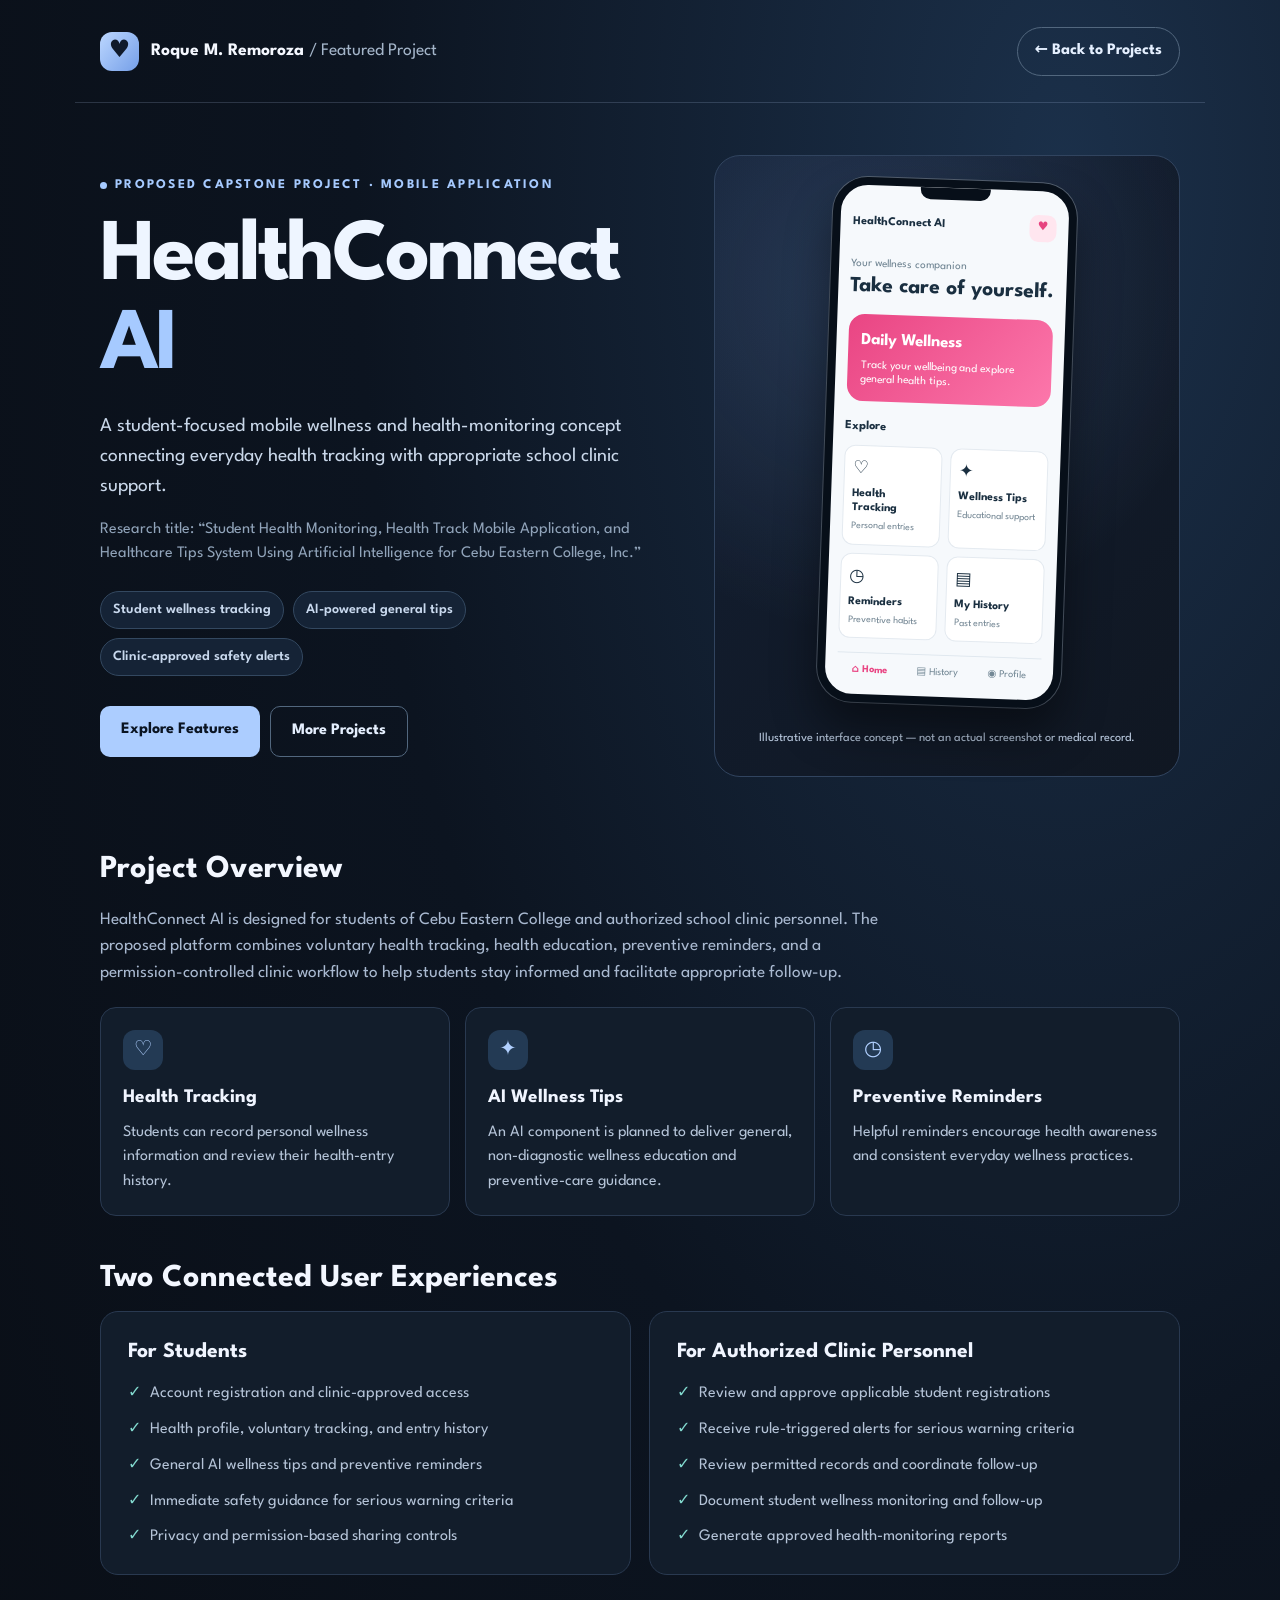
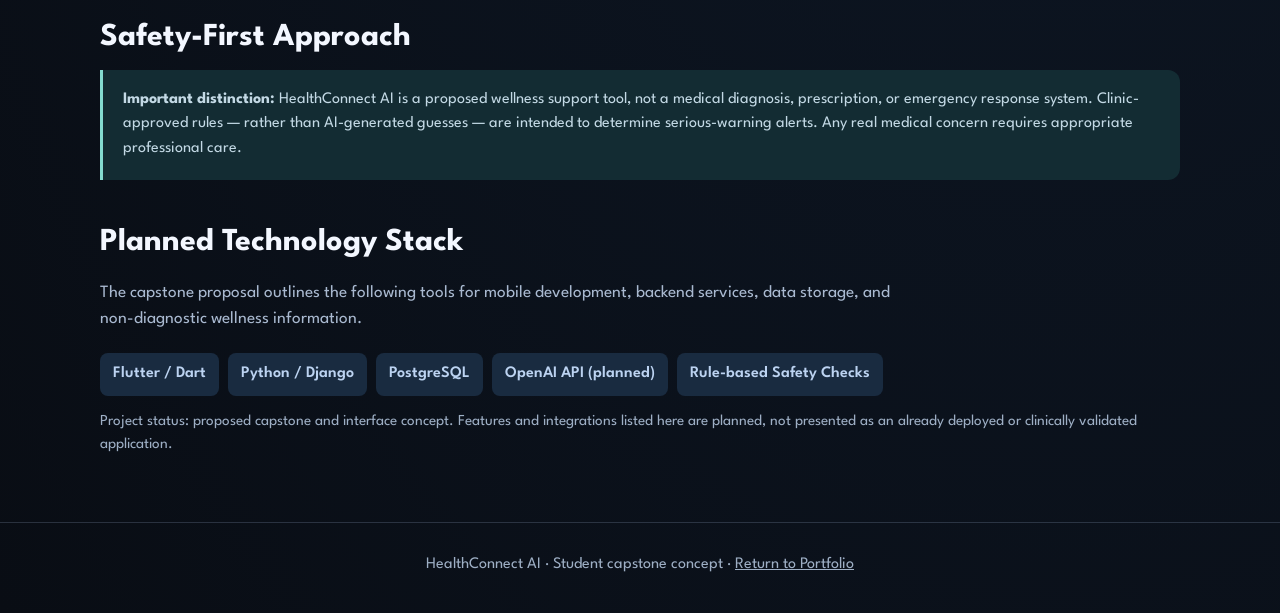
<file: pages/healthconnect-ai.html>
<!doctype html>


<html lang="en">
<head>
<meta charset="utf-8"/>
<meta content="width=device-width, initial-scale=1" name="viewport"/>
<meta content="HealthConnect AI is a proposed mobile health monitoring and wellness education platform for Cebu Eastern College students and authorized clinic personnel." name="description"/>
<title>HealthConnect AI | Roque M. Remoroza Portfolio</title>
<link href="../assets/images/profile.jpg" rel="icon" type="image/jpeg"/>
<link href="https://fonts.googleapis.com/css2?family=League+Spartan:wght@300;400;500;600;700&amp;display=swap" rel="stylesheet"/>
<style>
    :root { --bg:#0b1220; --panel:#101a2f; --muted:#a4b2c4; --text:#edf3fa; --accent:#ff4081; --line:rgba(255,255,255,.10); --teal:#69d9cb; }
    * { box-sizing:border-box; }
    html { scroll-behavior:smooth; }
    body { margin:0; color:var(--text); background:radial-gradient(circle at 60% 0%,#142947 0%,#0b1220 55%,#06101e 100%); font-family:'League Spartan',system-ui,Arial,sans-serif; line-height:1.55; }
    a { color:inherit; }
    .wrap { max-width:1130px; padding:0 25px; margin:0 auto; }
    .top { display:flex; justify-content:space-between; align-items:center; gap:16px; padding-top:27px; padding-bottom:26px; }
    .brand { display:flex; align-items:center; gap:12px; font-size:1.1rem; font-weight:700; }
    .brand-mark { height:39px; width:39px; display:grid; place-items:center; background:linear-gradient(135deg,#ff4081,#ff8bb6); border-radius:12px; color:#161d2b; font-size:1.5rem; }
    .back { text-decoration:none; font-weight:700; padding:11px 17px; border:1px solid var(--line); border-radius:999px; transition:.2s; }
    .back:hover,.back:focus-visible { border-color:var(--accent); background:rgba(255,64,129,.08); }
    .hero { display:grid; grid-template-columns:minmax(0,1.1fr) minmax(300px,.9fr); align-items:center; gap:45px; padding:52px 0 64px; }
    .eyebrow { color:#ffc1d6; font-size:.83rem; font-weight:700; text-transform:uppercase; letter-spacing:.17em; }
    .eyebrow .dot { display:inline-block; width:7px; height:7px; border-radius:50%; background:var(--accent); margin-right:8px; vertical-align:middle; }
    h1 { font-size:clamp(3.2rem,7vw,5.5rem); line-height:1.01; letter-spacing:-.04em; margin:18px 0 18px; }
    h1 span { color:var(--accent); }
    .subtitle { color:#cbd5e4; font-size:1.22rem; max-width:580px; margin-bottom:14px; }
    .research-title { color:var(--muted); font-size:1rem; max-width:590px; }
    .pill-row { display:flex; flex-wrap:wrap; gap:9px; margin:24px 0 30px; }
    .pill { color:#d8e2ef; font-weight:600; border:1px solid var(--line); background:rgba(255,255,255,.04); padding:7px 12px; border-radius:50px; font-size:.88rem; }
    .hero-actions { display:flex; flex-wrap:wrap; gap:10px; }
    .button { display:inline-block; text-decoration:none; font-weight:700; background:var(--accent); color:#0b1220; padding:12px 21px; border-radius:10px; transition:.2s; }
    .button:hover,.button:focus-visible { background:#ff6ba2; transform:translateY(-2px); }
    .button.secondary { background:transparent; color:#eaf1f8; border:1px solid var(--line); }
    .button.secondary:hover { border-color:var(--accent); background:rgba(255,64,129,.09); }
    .preview-stage { min-height:470px; border:1px solid rgba(255,255,255,.09); border-radius:26px; background:radial-gradient(circle at 30% 30%,rgba(255,64,129,.15),transparent 60%),radial-gradient(circle at 65% 70%,rgba(105,217,203,.12),transparent 48%),rgba(255,255,255,.025); padding:24px 16px 15px; display:flex; flex-direction:column; align-items:center; justify-content:center; gap:12px; }
    .phone { width:244px; max-width:100%; border:8px solid #070f19; background:#f6f9fc; border-radius:35px; padding:14px 12px 16px; color:#1a2f40; box-shadow:0 26px 45px rgba(0,0,0,.44),0 0 0 1px #556171; transform:rotate(2deg); }
    .phone-notch { width:70px; height:12px; border-radius:0 0 10px 10px; background:#070f19; margin:-14px auto 12px; }
    .app-top { display:flex; justify-content:space-between; align-items:center; font-size:.75rem; font-weight:700; }
    .app-icon { display:grid; place-items:center; height:27px; width:27px; background:#ffe6ef; border-radius:9px; color:#e7437f; }
    .hello { font-size:.7rem; color:#6d8290; margin-top:19px; }
    .app-title { font-size:1.35rem; font-weight:700; line-height:1.2; margin:2px 0 14px; }
    .heart-card { background:linear-gradient(130deg,#e94583,#fc77ab); padding:13px; border-radius:16px; color:#fff; }
    .heart-card b { font-size:1.05rem; }
    .heart-card p { margin:5px 0 0; font-size:.72rem; line-height:1.25; }
    .min-heading { font-weight:700; margin:16px 0 9px; font-size:.77rem; }
    .app-mini { display:grid; grid-template-columns:1fr 1fr; gap:8px; }
    .mini { background:#fff; border:1px solid #e4eaf0; border-radius:11px; padding:10px 8px; min-height:69px; }
    .mini span { font-size:1.1rem; display:block; }
    .mini b { display:block; font-size:.73rem; line-height:1.2; margin-top:4px; }
    .mini small { display:block; color:#748794; font-size:.62rem; margin-top:3px; }
    .app-foot { display:flex; justify-content:space-around; margin-top:14px; color:#738895; font-size:.65rem; border-top:1px solid #e0e8ef; padding-top:9px; }
    .app-foot strong { color:#e94583; }
    .preview-note { color:#a9b9c8; font-size:.77rem; text-align:center; }
    .section { margin:10px 0 44px; }
    .section h2 { font-size:2rem; line-height:1.2; margin:0 0 12px; }
    .section-intro { color:var(--muted); max-width:800px; font-size:1.08rem; margin-bottom:20px; }
    .features { display:grid; grid-template-columns:repeat(3,minmax(0,1fr)); gap:15px; }
    .feature { border:1px solid var(--line); background:rgba(255,255,255,.035); border-radius:16px; padding:22px; }
    .feature .symbol { width:40px; height:40px; display:grid; place-items:center; color:#ffd9e6; border-radius:12px; background:rgba(255,64,129,.12); font-size:1.3rem; }
    .feature h3 { margin:13px 0 7px; font-size:1.2rem; }
    .feature p { color:var(--muted); margin:0; font-size:.99rem; }
    .columns { display:grid; grid-template-columns:1fr 1fr; gap:18px; }
    .info-panel { background:rgba(16,26,47,.9); border:1px solid var(--line); border-radius:18px; padding:24px 27px; }
    .info-panel h3 { font-size:1.35rem; margin:0 0 13px; }
    .info-panel ul { list-style:none; padding:0; margin:0; display:grid; gap:11px; }
    .info-panel li { padding-left:22px; position:relative; color:#c6d3e2; }
    .info-panel li:before { content:'✓'; position:absolute; left:0; color:var(--teal); font-weight:700; }
    .safety { border-left:3px solid var(--teal); padding:18px 20px; background:rgba(105,217,203,.065); border-radius:0 12px 12px 0; color:#c8d9e7; }
    .stack { display:flex; flex-wrap:wrap; gap:9px; margin:16px 0 0; }
    .stack span { background:rgba(255,255,255,.06); padding:9px 13px; border-radius:8px; color:#eaf1f7; font-weight:600; }
    .note { color:var(--muted); font-size:.95rem; margin-top:14px; }
    footer { text-align:center; color:var(--muted); border-top:1px solid var(--line); padding:30px 0 35px; margin-top:65px; }
    @media(max-width:800px) { .hero { grid-template-columns:1fr; gap:28px; padding:22px 0 40px; } .hero-copy { max-width:700px; } .preview-stage { min-height:0; padding:27px 20px 20px; } .features { grid-template-columns:repeat(2,minmax(0,1fr)); } }
    @media(max-width:580px) { .wrap { padding:0 17px; } .top { align-items:flex-start; } .brand { font-size:.95rem; } .back { padding:9px 11px; font-size:.8rem; } h1 { font-size:3.6rem; } .features,.columns { grid-template-columns:1fr; } .feature { padding:19px; } .info-panel { padding:22px; } }
    @media(prefers-reduced-motion:reduce) { html { scroll-behavior:auto; } .button { transition:none; } }
  </style>
<style>
   /* Dark portfolio design, while preserving the proposed app mockup. */
   :root{--bg:#090a0c;--panel:#141619;--muted:#adb0b8;--text:#f2f3f5;--accent:#dbe8ee;--line:rgba(255,255,255,.14);--teal:#9ed7c8}
   body{background:radial-gradient(circle at 70% 0%,#1c252c 0%,#0d1014 42%,#090a0c 85%)}
   .brand-mark{background:#e2e9ed;color:#1b2228}
   .eyebrow{color:#d1d8e0}
   h1 span{color:#dce5eb}
   .button{color:#11151a}
   .button:hover,.button:focus-visible{background:#bfced6}
   .preview-stage{background:radial-gradient(circle at 35% 30%,rgba(174,192,204,.13),transparent 65%),rgba(255,255,255,.025)}
   .feature .symbol{color:#daeaf3;background:rgba(194,212,228,.08)}
   .info-panel{background:#13161a}
   .back{color:#e9ecef}
   .back:hover,.back:focus-visible{background:#20282c}
  </style>
<style>
  /* Roque M. Remoroza — deep navy showcase with icy-blue links. */
  :root {--bg:#090d14;--panel:#101824;--muted:#a4b5c9;--text:#eef5ff;--accent:#a6caff;--line:rgba(178,201,236,.19);--teal:#83dbd0;}
  body { background:radial-gradient(ellipse at 83% 8%,#1b304a 0%,#0c1420 47%,#090d14 100%);color:var(--text); }
  .top {border-bottom:1px solid var(--line);}
  .brand {color:#f5f8ff;}
  .brand-mark {background:linear-gradient(130deg,#bcd7ff,#759fe8);color:#101a2b;}
  .back {border-color:#52677e;color:#e5f0ff;}
  .back:hover,.back:focus-visible {border-color:#aacaff;background:#15253a;}
  .eyebrow,h1 span {color:#a6caff;}
  .subtitle {color:#c9d7e9;}
  .research-title {color:#91a4ba;}
  .pill {background:#152336;color:#c9d9ee;border-color:#334860;}
  .button {background:#accdff;color:#0a1422;border-radius:10px;}
  .button:hover,.button:focus-visible {background:#cfddff;}
  .button.secondary {border-color:#52677e;color:#e5effe;}
  .button.secondary:hover {background:#192b41;}
  .preview-stage {background:radial-gradient(circle at 35% 22%,rgba(126,174,241,.2),transparent 60%),linear-gradient(135deg,#131f33,#101722);border:1px solid #31445f;}
  .preview-note {color:#bccce1;}
  .section h2 {color:#f3f7ff;}
  .section-intro {color:#a9b9d0;}
  .feature,.info-panel {background:#121d2b;border:1px solid #293950;}
  .feature .symbol {color:#b1d0ff;background:#233a54;}
  .feature h3,.info-panel h3 {color:#f0f5ff;}
  .feature p,.info-panel li {color:#b5c4d8;}
  .safety {color:#c3d9e5;background:#132c33;}
  .stack span {color:#bcd3f1;background:#192b40;}
  .note,footer {color:#9eafc5;}
  a:focus-visible {outline:3px solid #a6caff;outline-offset:3px;}
</style></head>
<body>
<header class="wrap top">
<div class="brand"><span aria-hidden="true" class="brand-mark">♥</span><span>Roque M. Remoroza <span style="color:var(--muted);font-weight:400">/ Featured Project</span></span></div>
<a class="back" href="../index.html#projects">← Back to Projects</a>
</header>
<main class="wrap">
<section aria-labelledby="project-title" class="hero">
<div class="hero-copy">
<div class="eyebrow"><span class="dot"></span>Proposed capstone project · Mobile application</div>
<h1 id="project-title">HealthConnect <span>AI</span></h1>
<p class="subtitle">A student-focused mobile wellness and health-monitoring concept connecting everyday health tracking with appropriate school clinic support.</p>
<p class="research-title">Research title: “Student Health Monitoring, Health Track Mobile Application, and Healthcare Tips System Using Artificial Intelligence for Cebu Eastern College, Inc.”</p>
<div aria-label="Key project areas" class="pill-row">
<span class="pill">Student wellness tracking</span><span class="pill">AI-powered general tips</span><span class="pill">Clinic-approved safety alerts</span>
</div>
<div class="hero-actions"><a class="button" href="#features">Explore Features</a><a class="button secondary" href="../index.html#projects">More Projects</a></div>
</div>
<div aria-label="Illustrative mobile app concept" class="preview-stage">
<div aria-hidden="true" class="phone">
<div class="phone-notch"></div>
<div class="app-top"><span>HealthConnect AI</span><span class="app-icon">♥</span></div>
<div class="hello">Your wellness companion</div>
<div class="app-title">Take care of yourself.</div>
<div class="heart-card"><b>Daily Wellness</b><p>Track your wellbeing and explore general health tips.</p></div>
<div class="min-heading">Explore</div>
<div class="app-mini">
<div class="mini"><span>♡</span><b>Health Tracking</b><small>Personal entries</small></div>
<div class="mini"><span>✦</span><b>Wellness Tips</b><small>Educational support</small></div>
<div class="mini"><span>◷</span><b>Reminders</b><small>Preventive habits</small></div>
<div class="mini"><span>▤</span><b>My History</b><small>Past entries</small></div>
</div>
<div class="app-foot"><strong>⌂ Home</strong><span>▤ History</span><span>◉ Profile</span></div>
</div>
<p class="preview-note">Illustrative interface concept — not an actual screenshot or medical record.</p>
</div>
</section>
<section class="section" id="features">
<h2>Project Overview</h2>
<p class="section-intro">HealthConnect AI is designed for students of Cebu Eastern College and authorized school clinic personnel. The proposed platform combines voluntary health tracking, health education, preventive reminders, and a permission-controlled clinic workflow to help students stay informed and facilitate appropriate follow-up.</p>
<div class="features">
<article class="feature"><div aria-hidden="true" class="symbol">♡</div><h3>Health Tracking</h3><p>Students can record personal wellness information and review their health-entry history.</p></article>
<article class="feature"><div aria-hidden="true" class="symbol">✦</div><h3>AI Wellness Tips</h3><p>An AI component is planned to deliver general, non-diagnostic wellness education and preventive-care guidance.</p></article>
<article class="feature"><div aria-hidden="true" class="symbol">◷</div><h3>Preventive Reminders</h3><p>Helpful reminders encourage health awareness and consistent everyday wellness practices.</p></article>
</div>
</section>
<section class="section">
<h2>Two Connected User Experiences</h2>
<div class="columns">
<article class="info-panel"><h3>For Students</h3><ul>
<li>Account registration and clinic-approved access</li>
<li>Health profile, voluntary tracking, and entry history</li>
<li>General AI wellness tips and preventive reminders</li>
<li>Immediate safety guidance for serious warning criteria</li>
<li>Privacy and permission-based sharing controls</li>
</ul></article>
<article class="info-panel"><h3>For Authorized Clinic Personnel</h3><ul>
<li>Review and approve applicable student registrations</li>
<li>Receive rule-triggered alerts for serious warning criteria</li>
<li>Review permitted records and coordinate follow-up</li>
<li>Document student wellness monitoring and follow-up</li>
<li>Generate approved health-monitoring reports</li>
</ul></article>
</div>
</section>
<section class="section">
<h2>Safety-First Approach</h2>
<div class="safety"><strong>Important distinction:</strong> HealthConnect AI is a proposed wellness support tool, not a medical diagnosis, prescription, or emergency response system. Clinic-approved rules — rather than AI-generated guesses — are intended to determine serious-warning alerts. Any real medical concern requires appropriate professional care.</div>
</section>
<section class="section">
<h2>Planned Technology Stack</h2>
<p class="section-intro">The capstone proposal outlines the following tools for mobile development, backend services, data storage, and non-diagnostic wellness information.</p>
<div class="stack"><span>Flutter / Dart</span><span>Python / Django</span><span>PostgreSQL</span><span>OpenAI API (planned)</span><span>Rule-based Safety Checks</span></div>
<p class="note">Project status: proposed capstone and interface concept. Features and integrations listed here are planned, not presented as an already deployed or clinically validated application.</p>
</section>
</main>
<footer>HealthConnect AI · Student capstone concept · <a href="../index.html#projects">Return to Portfolio</a></footer>
</body>
</html>
</file>
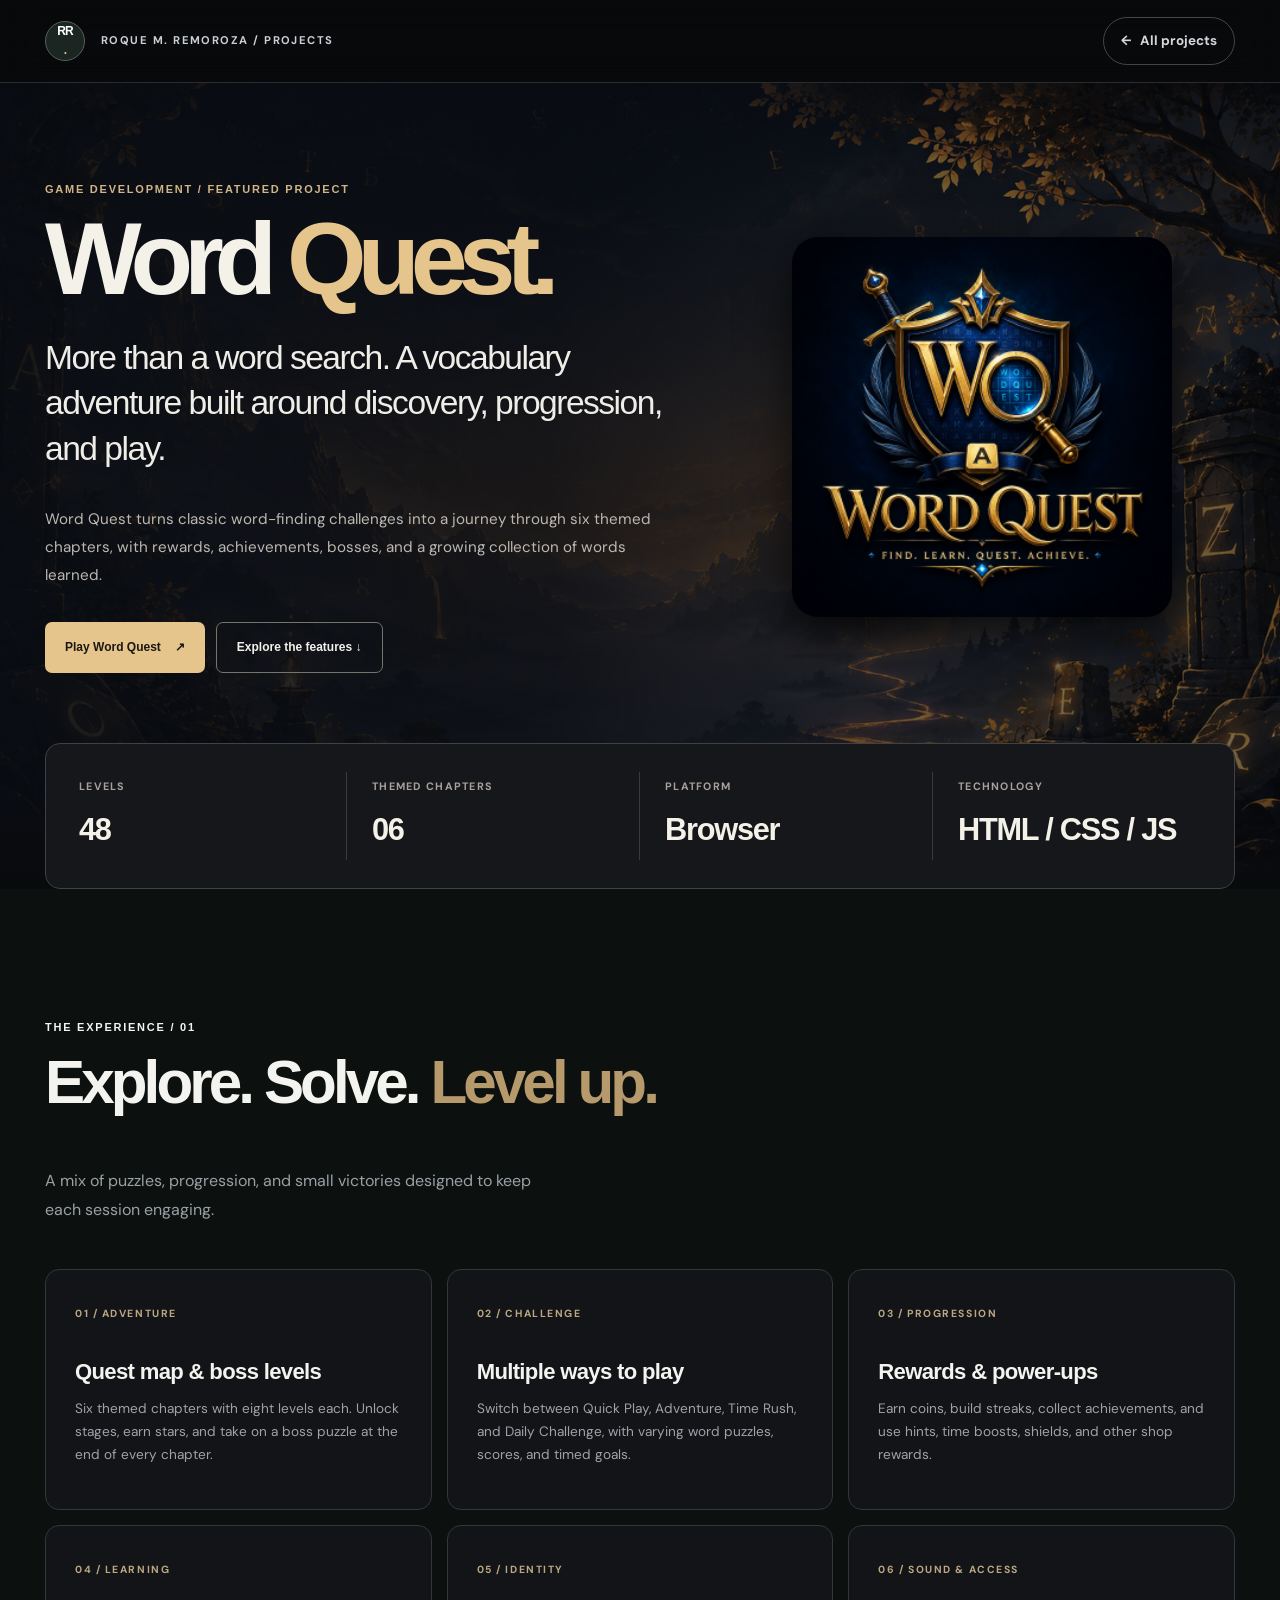
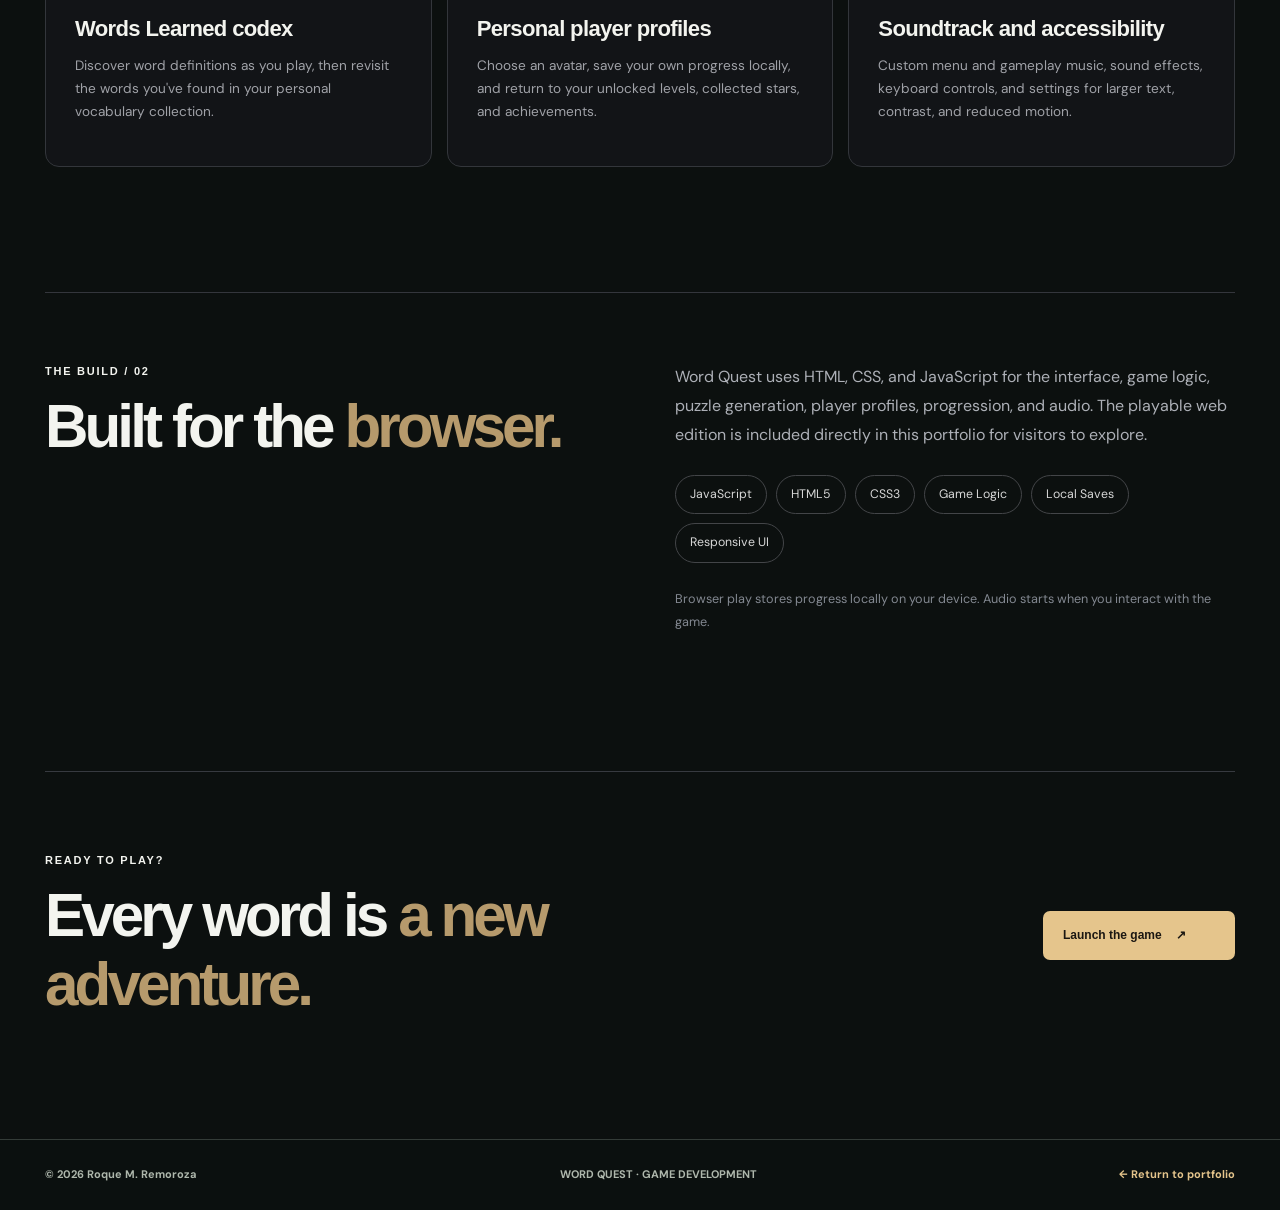
<file: pages/word-quest.html>
<!doctype html>
<html lang="en">
<head>
  <meta charset="utf-8">
  <meta name="viewport" content="width=device-width, initial-scale=1">
  <meta name="theme-color" content="#090a0c">
  <meta name="description" content="Word Quest: an interactive word-search adventure with 48 levels, player progression, daily challenges, custom audio, and accessible gameplay.">
  <title>Word Quest — Game Development | Roque M. Remoroza</title>
  <link rel="icon" type="image/png" href="../projects/word-quest/images/logo.png">
  <link rel="preconnect" href="https://fonts.googleapis.com">
  <link href="https://fonts.googleapis.com/css2?family=DM+Sans:wght@400;500;600;700&family=Space+Grotesk:wght@400;500;600;700&display=swap" rel="stylesheet">
  <link rel="stylesheet" href="../assets/css/main.css">
  <link rel="stylesheet" href="../assets/css/word-quest-detail.css">
  <link rel="stylesheet" href="../assets/css/word-quest-base.css">
</head>
<body>
  <a class="skip-link" href="#content">Skip to content</a>
  <header class="detail-header"><div class="shell detail-nav"><a class="detail-brand" href="../index.html"><span class="identity-mark">RR<span>.</span></span><strong>ROQUE M. REMOROZA / PROJECTS</strong></a><a class="detail-back" href="../index.html#projects">← &nbsp; All projects</a></div></header>
  <main id="content">
    <section class="word-hero">
      <div class="shell word-hero-content">
        <div class="word-info">
          <p class="eyebrow word-eyebrow">GAME DEVELOPMENT / FEATURED PROJECT</p>
          <h1>Word <span>Quest.</span></h1>
          <p class="word-deck">More than a word search. A vocabulary adventure built around discovery, progression, and play.</p>
          <p class="word-desc">Word Quest turns classic word-finding challenges into a journey through six themed chapters, with rewards, achievements, bosses, and a growing collection of words learned.</p>
          <div class="word-actions"><a class="button button-gold" href="../projects/word-quest/index.html">Play Word Quest <span aria-hidden="true">↗</span></a><a class="button button-outline" href="#highlights">Explore the features ↓</a></div>
        </div>
        <div class="word-logo-frame"><img src="../projects/word-quest/images/logo.png" alt="Word Quest official game logo"></div>
      </div>
      <div class="shell word-facts" aria-label="Word Quest overview"><div><span>LEVELS</span><strong>48</strong></div><div><span>THEMED CHAPTERS</span><strong>06</strong></div><div><span>PLATFORM</span><strong>Browser</strong></div><div><span>TECHNOLOGY</span><strong>HTML / CSS / JS</strong></div></div>
    </section>
    <section class="shell word-section" id="highlights">
      <div class="word-heading"><p class="eyebrow">THE EXPERIENCE / 01</p><h2>Explore. Solve. <span>Level up.</span></h2><p>A mix of puzzles, progression, and small victories designed to keep each session engaging.</p></div>
      <div class="feature-list">
        <article><span>01 / ADVENTURE</span><h3>Quest map &amp; boss levels</h3><p>Six themed chapters with eight levels each. Unlock stages, earn stars, and take on a boss puzzle at the end of every chapter.</p></article>
        <article><span>02 / CHALLENGE</span><h3>Multiple ways to play</h3><p>Switch between Quick Play, Adventure, Time Rush, and Daily Challenge, with varying word puzzles, scores, and timed goals.</p></article>
        <article><span>03 / PROGRESSION</span><h3>Rewards &amp; power-ups</h3><p>Earn coins, build streaks, collect achievements, and use hints, time boosts, shields, and other shop rewards.</p></article>
        <article><span>04 / LEARNING</span><h3>Words Learned codex</h3><p>Discover word definitions as you play, then revisit the words you've found in your personal vocabulary collection.</p></article>
        <article><span>05 / IDENTITY</span><h3>Personal player profiles</h3><p>Choose an avatar, save your own progress locally, and return to your unlocked levels, collected stars, and achievements.</p></article>
        <article><span>06 / SOUND &amp; ACCESS</span><h3>Soundtrack and accessibility</h3><p>Custom menu and gameplay music, sound effects, keyboard controls, and settings for larger text, contrast, and reduced motion.</p></article>
      </div>
    </section>
    <section class="shell word-section implementation"><div><p class="eyebrow">THE BUILD / 02</p><h2>Built for the <span>browser.</span></h2></div><div><p>Word Quest uses HTML, CSS, and JavaScript for the interface, game logic, puzzle generation, player profiles, progression, and audio. The playable web edition is included directly in this portfolio for visitors to explore.</p><div class="word-tags"><span>JavaScript</span><span>HTML5</span><span>CSS3</span><span>Game Logic</span><span>Local Saves</span><span>Responsive UI</span></div><p class="save-note">Browser play stores progress locally on your device. Audio starts when you interact with the game.</p></div></section>
    <section class="shell word-final"><div><p class="eyebrow">READY TO PLAY?</p><h2>Every word is <span>a new adventure.</span></h2></div><a class="button button-gold" href="../projects/word-quest/index.html">Launch the game <span aria-hidden="true">↗</span></a></section>
  </main>
  <footer class="site-footer"><div class="shell footer-inner"><span>© <span id="year">2026</span> Roque M. Remoroza</span><span>WORD QUEST · GAME DEVELOPMENT</span><a href="../index.html#projects">← Return to portfolio</a></div></footer>
  <script>document.getElementById('year').textContent = new Date().getFullYear();</script>
</body>
</html>
</file>
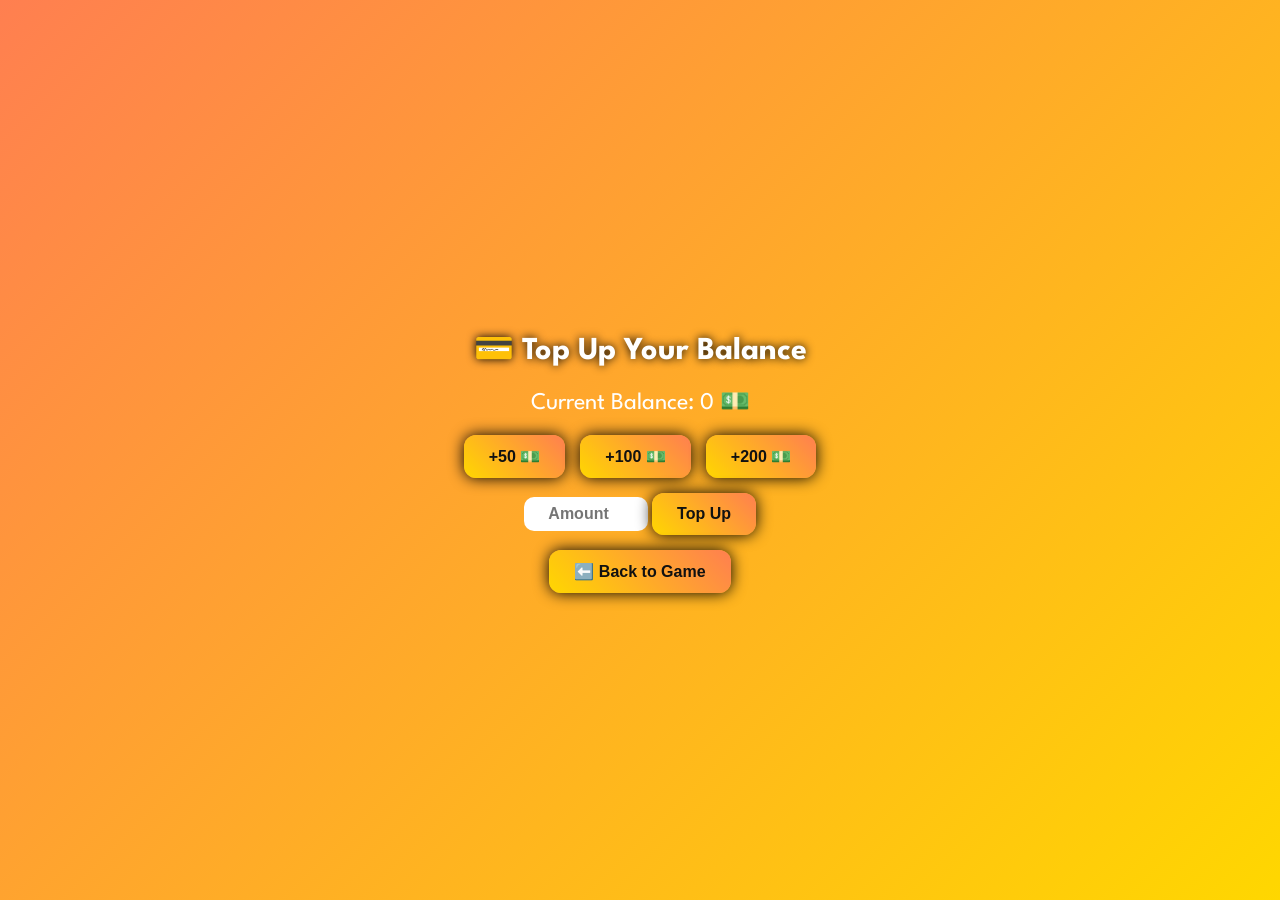
<file: projects/super-skatter/topup.html>
<!DOCTYPE html>
<html lang="en">
<head>
<meta charset="UTF-8">
<meta name="viewport" content="width=device-width, initial-scale=1.0">
<title>💵 Top Up Balance</title>
<link href="https://fonts.googleapis.com/css2?family=League+Spartan:wght@600&display=swap" rel="stylesheet">
<style>
body {
    font-family: 'League Spartan', sans-serif;
    margin:0;
    padding:0;
    background: linear-gradient(135deg,#ff7f50,#ffd700);
    color:#111;
    display:flex;
    flex-direction:column;
    align-items:center;
    justify-content:center;
    height:100vh;
    text-align:center;
}

h1 { font-size:2rem; margin-bottom:20px; color:#fff; text-shadow: 0 0 10px #000; }

.balance-display { font-size:1.5rem; margin-bottom:20px; color:#fff; }

.btn-row { display:flex; gap:15px; margin-bottom:15px; }

.topup-btn {
    padding:12px 25px;
    border:none;
    border-radius:12px;
    font-weight:bold;
    font-size:1rem;
    cursor:pointer;
    background: linear-gradient(45deg,#ffd700,#ff7f50);
    color:#111;
    box-shadow: 0 0 15px #000;
    transition:0.25s;
}
.topup-btn:hover { transform:scale(1.1); background: linear-gradient(45deg,#fff200,#ff4500); }

.custom-input {
    padding:8px 12px;
    border-radius:10px;
    border:none;
    font-size:1rem;
    width:100px;
    text-align:center;
    font-weight:bold;
}

/* Bonus popup */
#bonus-popup {
    position: fixed;
    top:30%;
    left:50%;
    transform: translateX(-50%);
    background: rgba(255,215,0,0.9);
    color:#111;
    font-weight:bold;
    font-size:1.2rem;
    padding:20px 30px;
    border-radius:15px;
    box-shadow: 0 0 25px gold, 0 0 40px orange;
    display:none;
    z-index:10000;
}
</style>
</head>
<body>
<h1>💳 Top Up Your Balance</h1>
<div class="balance-display">Current Balance: <span id="balance">0 💵</span></div>

<div class="btn-row">
    <button class="topup-btn" onclick="addBalance(50)">+50 💵</button>
    <button class="topup-btn" onclick="addBalance(100)">+100 💵</button>
    <button class="topup-btn" onclick="addBalance(200)">+200 💵</button>
</div>

<div style="margin-bottom:15px;">
    <input type="number" id="custom-amount" class="custom-input" placeholder="Amount"/>
    <button class="topup-btn" onclick="customTopUp()">Top Up</button>
</div>

<button class="topup-btn" onclick="goBack()">⬅️ Back to Game</button>

<div id="bonus-popup"></div>

<script>
let balance = parseInt(localStorage.getItem("balance")) || 0;
document.getElementById("balance").textContent = balance + " 💵";

// Function to show bonus popup
function showBonusPopup(bonus){
    const popup = document.getElementById("bonus-popup");
    popup.textContent = `🎉 Bonus! You received ${bonus} 💵 extra!`;
    popup.style.display = "block";
    setTimeout(()=>popup.style.display="none", 2000);
}

// Random bonus between 10% - 50%
function applyBonus(amount){
    const bonus = Math.floor(amount * (Math.random()*0.4 + 0.1));
    if(bonus>0) showBonusPopup(bonus);
    return bonus;
}

function addBalance(amount){
    const bonus = applyBonus(amount);
    balance += amount + bonus;
    updateBalance();
}

function customTopUp(){
    const amt = parseInt(document.getElementById("custom-amount").value);
    if(isNaN(amt) || amt<=0) return alert("Enter a valid amount!");
    const bonus = applyBonus(amt);
    balance += amt + bonus;
    updateBalance();
}

function updateBalance(){
    localStorage.setItem("balance", balance);
    document.getElementById("balance").textContent = balance + " 💵";
}

function goBack(){ window.location.href="index.html"; }
</script>
</body>
</html>
</file>
<file: assets/css/main.css>
/* Portfolio structural styles (base layer) */
:root{--paper:#f8f7f3;--white:#fff;--ink:#172321;--ink-deep:#0e1716;--muted:#5c6764;--line:#dcded8;--accent:#baf36b;--green:#284a39;--orange:#f19b74;--display:'Manrope',sans-serif;--body:'DM Sans',sans-serif}
*{box-sizing:border-box}html{scroll-behavior:smooth;scroll-padding-top:90px}body{margin:0;background:var(--paper);color:var(--ink);font-family:var(--body);font-size:16px;line-height:1.6;overflow-x:hidden}img{max-width:100%;display:block}a{color:inherit;text-decoration:none}button{font:inherit}p,h1,h2,h3{margin-top:0}a:focus-visible,button:focus-visible{outline:3px solid #6da124;outline-offset:4px}.container{width:min(1190px,calc(100% - 80px));margin-inline:auto}.skip-link{position:absolute;left:15px;top:-80px;z-index:999;background:#fff;color:#000;padding:10px 17px}.skip-link:focus{top:15px}
.site-header{position:sticky;top:0;z-index:60;background:rgba(248,247,243,.96);backdrop-filter:blur(18px);border-bottom:1px solid var(--line)}.header-content{height:88px;display:flex;align-items:center;justify-content:space-between;gap:26px}.brand{display:flex;align-items:center;gap:12px}.brand-symbol{width:45px;height:45px;border-radius:50%;background:var(--ink);display:grid;place-items:center;color:#fff;font-family:var(--display);font-size:14px;letter-spacing:-.12em;font-weight:800}.brand-symbol span,.footer-brand span{color:var(--accent)}.brand-name{font-family:var(--display);font-size:11px;line-height:1.24;letter-spacing:.08em;font-weight:800}.primary-nav{display:flex;align-items:center;gap:35px}.primary-nav>a{font-family:var(--display);font-size:12px;font-weight:800;transition:color .2s}.primary-nav>a:hover{color:#4e873c}.primary-nav .nav-cta{border-radius:40px;padding:13px 22px;background:var(--ink);color:white}.nav-cta span{margin-left:15px;color:var(--accent)}.primary-nav .nav-cta:hover{background:var(--green);color:#fff}.menu-toggle{display:none}
.hero{position:relative;overflow:hidden}.hero:before{content:"";position:absolute;width:530px;height:530px;background:radial-gradient(circle,rgba(186,243,107,.13),transparent 70%);top:-180px;right:34%;pointer-events:none}.hero-grid{display:grid;grid-template-columns:minmax(0,1.14fr) minmax(0,.86fr);align-items:center;gap:55px;padding-top:76px;padding-bottom:95px;min-height:670px}.hero-content{position:relative;z-index:1}.intro-line{display:flex;align-items:center;gap:12px;flex-wrap:wrap;font-family:var(--display);font-weight:800;font-size:10px;letter-spacing:.14em;color:#526258;margin-bottom:28px}.live-dot{width:9px;height:9px;display:inline-block;border-radius:50%;background:#5e9a40;box-shadow:0 0 0 4px #e2eecf}.mini-divider{height:12px;border-left:1px solid #adb5a8}.hero h1{font-family:var(--display);font-size:clamp(3.8rem,7vw,6.6rem);line-height:1.03;letter-spacing:-.088em;font-weight:800;margin:0 0 27px;white-space:nowrap}.hero h1 .name-emphasis{color:#577c56}.punctuation{color:#81bc55}.hero-lead{font-size:clamp(1.12rem,2vw,1.38rem);font-weight:600;letter-spacing:-.03em;margin-bottom:12px}.hero-lead strong{font-weight:800}.hero-body{max-width:500px;font-size:15px;line-height:1.9;color:#65716c;margin-bottom:30px}.hero-buttons{display:flex;gap:12px;flex-wrap:wrap}.btn{display:inline-flex;align-items:center;justify-content:space-between;gap:24px;padding:15px 20px;border-radius:7px;font-family:var(--display);font-size:12px;font-weight:800;transition:transform .2s,background .2s}.btn:hover{transform:translateY(-3px)}.btn-dark{background:var(--ink);color:#fff}.btn-dark span{color:var(--accent)}.btn-dark:hover{background:#345343}.btn-line{border:1px solid #abb5aa;color:var(--ink)}.btn-line:hover{background:#fff}.hero-bottom{display:flex;align-items:center;gap:15px;margin-top:53px;color:#6b7970}.hero-spark{font-size:37px;line-height:1;color:#83ac65}.hero-bottom>span:nth-child(2){font-size:10px;line-height:1.7;font-weight:800;letter-spacing:.13em}.hero-small-note{margin-left:auto;font-size:10px;font-weight:800;letter-spacing:.14em}.hero-small-note span{font-size:15px;margin-left:5px}.hero-visual{position:relative;padding:20px 34px 15px 12px}.portrait-composition{position:relative;width:100%;aspect-ratio:.84;max-height:595px;padding:20px;background:#cfdfc0;border-radius:160px 160px 20px 20px;box-shadow:14px 18px 0 #e8ede1}.portrait-rectangle{height:100%;overflow:hidden;background:#eff0ec;border-radius:150px 150px 12px 12px}.portrait-rectangle img{height:100%;width:100%;object-fit:cover;object-position:center 35%;filter:contrast(1.02) saturate(.9)}.portrait-decoration{position:absolute;z-index:2;top:25px;right:-13px;writing-mode:vertical-rl;color:#273f35;font-size:10px;font-weight:800;letter-spacing:.16em}.portrait-corner{position:absolute;z-index:3;left:-29px;bottom:65px;background:var(--ink);color:white;border-radius:50%;width:95px;height:95px;display:flex;align-items:center;justify-content:center;font-size:21px;font-family:var(--display);font-weight:800;transform:rotate(-12deg)}.portrait-corner span{color:var(--accent);font-size:18px;margin-left:2px}.portrait-caption{position:absolute;bottom:20px;left:20px;right:20px;display:flex;align-items:center;justify-content:space-between;gap:20px;padding:12px 18px;background:rgba(248,247,243,.93);border-radius:5px 5px 10px 10px;color:#314c3a;font-family:var(--display);font-size:10px;line-height:1.5;letter-spacing:.1em;font-weight:800}.portrait-caption>span:last-child{font-size:22px}.vertical-caption{position:absolute;top:27%;right:-21px;writing-mode:vertical-rl;letter-spacing:.17em;font-family:var(--display);font-weight:800;font-size:9px;color:#7b8d7c}
.ticker-wrap{background:var(--accent);border-top:1px solid #adcd88;border-bottom:1px solid #adcd88}.ticker{display:flex;align-items:center;justify-content:space-between;gap:14px;padding-block:24px;font-family:var(--display);font-size:12px;font-weight:800;letter-spacing:.15em}.ticker b{color:#5b9244;font-size:23px;line-height:1}
.section-space{padding-block:110px}.section-heading{display:flex;align-items:end;justify-content:space-between;gap:45px;margin-bottom:40px}.section-label{font-size:11px;font-weight:800;letter-spacing:.13em;margin-bottom:22px;display:flex;align-items:center;gap:11px}.number-chip{width:36px;height:36px;display:inline-grid;place-items:center;border:1px solid currentColor;border-radius:50%;font-size:11px;letter-spacing:0}.section-heading h2,.about-section h2,.contact-section h2{font-family:var(--display);font-size:clamp(2.7rem,5vw,5.25rem);line-height:1.11;letter-spacing:-.075em;margin-bottom:0;font-weight:800}.section-heading h2 em,.about-section h2 em,.contact-section h2 em{font-style:normal;color:#83af62}.section-heading>p{max-width:320px;font-size:14px;line-height:1.8;color:#b8c4bf;margin:0}.work-section{background:var(--ink-deep);color:#f1f5ee;position:relative}.work-section:before{content:"";position:absolute;top:0;left:0;right:0;height:1px;background:#35443f}.work-section .number-chip{border-color:#53615b}.work-section .section-label{color:#b9d2c1}.work-heading h2 em{color:var(--accent)}.filters{display:flex;gap:10px;flex-wrap:wrap;margin-bottom:21px}.filter{cursor:pointer;border:1px solid #45564d;background:transparent;color:#bbc8bf;border-radius:40px;padding:10px 17px;font-family:var(--display);font-size:12px;font-weight:700;transition:all .2s}.filter:hover{border-color:var(--accent);color:white}.filter.is-active{color:#17231b;background:var(--accent);border-color:var(--accent)}.filter span{opacity:.64;margin-left:9px;font-size:10px}.projects-grid{display:grid;grid-template-columns:repeat(2,minmax(0,1fr));gap:21px}.project-card{min-width:0;overflow:hidden;border-radius:11px;border:1px solid #3b4842;background:#1b2924;transition:border-color .2s,transform .2s}.project-card:hover{border-color:#8aa981;transform:translateY(-4px)}.project-card[hidden]{display:none!important}.featured-project{grid-column:span 2;display:grid;grid-template-columns:1fr 1fr;min-height:490px}.featured-art{position:relative;min-height:450px;background:linear-gradient(130deg,rgba(1,12,14,.28),rgba(10,14,12,.6)),url('../../projects/word-quest/images/background.png') center/cover;display:grid;place-items:center;overflow:hidden}.featured-art-glow{position:absolute;width:460px;height:460px;border-radius:50%;background:radial-gradient(circle,#ffdd8455 0%,transparent 70%);filter:blur(24px)}.featured-art img{width:min(80%,360px);position:relative;z-index:1;mix-blend-mode:screen;filter:drop-shadow(0 15px 24px #0009)}.featured-art-label{position:absolute;bottom:27px;color:#fff9cf;font-family:var(--display);font-weight:800;font-size:10px;letter-spacing:.2em}.featured-info{padding:39px 43px;display:flex;flex-direction:column;justify-content:space-between;gap:28px}.project-topline{display:flex;justify-content:space-between;align-items:center;gap:10px}.pill-light{border:1px solid #798577;border-radius:20px;color:var(--accent);padding:7px 11px;font-size:10px;font-weight:800;letter-spacing:.1em}.project-index{font-size:10px;color:#99a89f;letter-spacing:.1em}.project-kind{font-family:var(--display);font-size:10px;letter-spacing:.13em;font-weight:800;color:#b0c0b3;margin-bottom:12px}.featured-info h3{font-family:var(--display);font-size:clamp(3.7rem,5vw,5.5rem);letter-spacing:-.085em;line-height:.99;margin:0 0 19px}.featured-info h3 em{font-style:normal;color:var(--accent)}.project-description{color:#bcc8c0;line-height:1.8;max-width:500px;font-size:15px;margin:0}.tech-line{display:flex;flex-wrap:wrap;gap:7px;margin-top:23px}.tech-line span{font-size:10px;border:1px solid #40574b;padding:7px 12px;border-radius:40px;color:#cbd4c9}.project-buttons{display:flex;gap:20px;flex-wrap:wrap}.mini-link{display:inline-flex;gap:10px;align-items:center;border-bottom:1px solid #a0b09b;padding-bottom:7px;font-family:var(--display);font-size:12px;font-weight:800}.mini-link-highlight{color:var(--accent);border-color:#82bb5a}.mini-link:hover{color:#fff}.project-art{height:315px;position:relative;overflow:hidden;display:grid;place-items:center}.standard-copy{padding:29px 30px 27px;display:flex;flex-direction:column;min-height:236px}.standard-copy h3{font-family:var(--display);font-size:26px;line-height:1.18;letter-spacing:-.04em;margin:17px 0 12px}.standard-copy>p{font-size:13px;line-height:1.85;color:#bccac1;margin:0 0 24px;flex:1}.project-footer{border-top:1px solid #425249;display:flex;justify-content:space-between;flex-wrap:wrap;align-items:center;gap:12px;padding-top:17px}.project-footer>span{font-size:10px;color:#9cafa2;letter-spacing:.06em;font-weight:700}.project-footer>a{font-weight:800;font-size:12px}.project-footer>a:hover{color:var(--accent)}.project-footer>a span{margin-left:6px}.project-static-label{font-style:italic}.health-art{background:radial-gradient(ellipse at 20% 0%,#ffe3cc 0,#e9ece2 50%,#abc2ae 100%)}.health-dots{position:absolute;width:320px;height:320px;border:1px solid #cedbcc;border-radius:50%;box-shadow:0 0 0 50px rgba(255,255,255,.13),0 0 0 100px rgba(255,255,255,.12)}.health-device{background:#fffafc;color:#202828;border:8px solid #19201e;border-radius:28px;padding:17px 15px;width:192px;height:283px;position:relative;box-shadow:24px 23px 38px #192a2744;transform:rotate(6deg) translateY(20px)}.device-notch{position:absolute;top:-1px;left:50%;transform:translateX(-50%);height:6px;width:60px;background:#19201e;border-radius:0 0 6px 6px}.device-head{display:flex;align-items:center;justify-content:space-between;font-size:9px;font-weight:700;margin:8px 0 30px}.device-head b{color:#e36f93}.device-head span{color:#e36f93}.health-device>small{color:#89958e;font-size:7px;font-weight:700}.health-device>strong{display:block;font-size:16px;line-height:1.2;margin:4px 0 19px}.device-feature{background:#f5d7e1;color:#953d5e;border-radius:7px;padding:10px;display:flex;gap:9px;font-size:17px}.device-feature span{color:#642d47;font-size:9px;line-height:1.2;font-weight:700}.device-feature small{color:#a75c75;font-size:7px}.device-grid{display:flex;gap:8px;margin-top:10px}.device-grid>span{flex:1;background:#f4f3ef;border-radius:7px;color:#c86b8a;font-size:15px;padding:7px;text-align:center}.device-grid small{display:block;font-size:8px;color:#4c5650}.chatbot-art{background:#d7ece1}.chat-window{width:min(80%,365px);background:#fff;border-radius:14px;padding:13px;transform:rotate(-4deg) translateY(16px);box-shadow:15px 18px 0 #94c0ab66,0 20px 35px #567c6a33}.chat-header{display:flex;align-items:center;gap:8px;border-bottom:1px solid #dfe8e1;padding-bottom:10px;font-size:11px;color:#233d35;font-weight:800;line-height:1.3}.chat-header small{font-size:8px;color:#84968a;font-weight:600}.chat-avatar{display:grid;place-items:center;background:#c6e3d1;width:30px;height:30px;border-radius:10px;font-size:19px}.chat-status{margin-left:auto;width:8px;height:8px;background:#82bf84;border-radius:50%}.chat-message{border-radius:11px;padding:9px 11px;font-size:10px;line-height:1.5;max-width:82%;margin:15px 0}.chat-question{background:#f0f4f0;color:#50675a;margin-left:auto}.chat-answer{background:#d4eddd;color:#295740}.chat-input{border:1px solid #dce7de;border-radius:25px;margin-top:20px;padding:9px 12px;color:#87988a;font-size:9px;display:flex;justify-content:space-between}.chat-input span{color:#57916d}.art-caption{position:absolute;bottom:16px;left:18px;background:#1e2f27da;color:#fff;border-radius:30px;padding:6px 11px;letter-spacing:.12em;font-family:var(--display);font-size:9px;font-weight:800}.divide-art{background:linear-gradient(112deg,#315982 0%,#294564 48%,#8b3a39 49%,#a65452 100%)}.divide-line{position:absolute;left:49%;top:-40px;height:140%;width:5px;background:#f8d7a9;transform:rotate(11deg);box-shadow:0 0 40px #fff4}.team-label{display:flex;align-items:center;justify-content:space-around;gap:16px;width:90%;font-family:var(--display);font-size:clamp(20px,3vw,40px);font-weight:800;color:#fff;letter-spacing:-.06em;text-shadow:0 5px 15px #0006}.team-label b{font-size:21px;color:#ffe2b0}.divide-subtitle{position:absolute;bottom:48px;font-size:10px;letter-spacing:.17em;font-weight:800;color:#fff0e6}.scatter-art{background:#242e26}.scatter-art img{width:100%;height:100%;object-fit:cover;object-position:center 30%}
.focus-section{background:var(--paper)}.focus-heading>p{color:#68746c}.focus-heading h2 em{color:#628b57}.focus-grid{display:grid;grid-template-columns:repeat(3,1fr);border:1px solid #cad1c5;border-radius:12px;overflow:hidden}.focus-item{padding:32px 30px 30px;background:#fff;min-height:340px;display:flex;flex-direction:column}.focus-item+ .focus-item{border-left:1px solid #cad1c5}.focus-number{font-size:10px;font-weight:800;color:#6f816f;letter-spacing:.13em}.focus-icon{font-family:var(--display);font-size:46px;color:#618c60;line-height:1.2;margin:24px 0 18px;font-weight:800}.focus-item h3{font-family:var(--display);font-size:23px;letter-spacing:-.05em;margin:0 0 12px}.focus-item p{font-size:13px;line-height:1.8;color:#66736b;margin-bottom:23px;flex:1}.focus-stack{font-size:10px;font-weight:800;color:#3c7051;letter-spacing:.09em}
.about-section{background:#e5ebdc}.about-grid{display:grid;grid-template-columns:.85fr 1.15fr;align-items:center;gap:90px}.about-section .number-chip{border-color:#a1b3a0}.about-section h2{margin:0 0 30px}.about-section h2 em{color:#5a8955}.about-photo{width:min(100%,305px);aspect-ratio:1/1;overflow:hidden;border-radius:18px 18px 85px 18px;position:relative;background:#dde0d8;box-shadow:13px 13px 0 #c7d4bf}.about-photo img{height:100%;width:100%;object-fit:cover}.about-right{padding-top:60px}.about-intro{font-family:var(--display);font-size:clamp(20px,2.5vw,30px);line-height:1.5;letter-spacing:-.04em;font-weight:700!important;color:var(--ink)!important}.about-right>p{font-size:14px;color:#5c6c61;line-height:1.95;margin-bottom:22px}.values-row{display:flex;flex-wrap:wrap;gap:8px;padding-top:12px}.values-row span{font-size:10px;letter-spacing:.06em;font-weight:800;background:#d3decf;border:1px solid #b5c7b2;padding:9px 11px;border-radius:30px}.text-link{display:inline-flex;margin-top:32px;padding-bottom:7px;border-bottom:2px solid #324d3d;font-family:var(--display);font-size:13px;font-weight:800}.text-link span{margin-left:10px}
.contact-section{background:var(--accent);padding-block:92px 100px}.contact-section .number-chip{border-color:#739b51}.contact-grid{display:grid;grid-template-columns:1fr .55fr;gap:80px;align-items:end}.contact-grid h2{font-size:clamp(3.2rem,6vw,6.4rem)}.contact-grid h2 em{color:#567744}.contact-grid>div:first-child>p{font-size:16px;max-width:540px;margin:28px 0 0}.contact-card{border-radius:13px;background:var(--ink);color:white;padding:27px;min-height:220px}.contact-icon{color:var(--accent);font-size:37px}.contact-card h3{font-family:var(--display);margin:9px 0;font-size:22px}.contact-card>p{color:#bbc7bc;font-size:13px;line-height:1.8}.contact-back{font-weight:800;font-size:12px;border-bottom:1px solid #708575;padding-bottom:6px}.footer{background:var(--ink-deep);color:#d9e5d9;padding:24px 0}.footer-grid{display:flex;align-items:center;justify-content:space-between;gap:20px}.footer-brand{font-family:var(--display);font-weight:800;font-size:24px}.footer p{margin:0;text-align:center;font-size:12px}.footer small{font-size:10px;color:#8d9f92}.footer-up{font-size:11px;font-weight:800;letter-spacing:.12em}
@media(max-width:1050px){.hero h1{font-size:clamp(3.4rem,6.2vw,5.8rem)}.hero-grid{gap:24px}.portrait-corner{width:70px;height:70px;left:-15px;bottom:70px}.featured-info{padding:32px}.hero-visual{padding-right:20px}}
@media(max-width:820px){.container{width:min(100% - 42px,700px)}.header-content{height:74px}.menu-toggle{display:flex;flex-direction:column;justify-content:center;gap:5px;width:42px;height:42px;background:transparent;border:1px solid #bec8bb;border-radius:7px;padding:10px;cursor:pointer}.menu-toggle span{height:2px;width:100%;background:var(--ink);border-radius:2px}.primary-nav{display:none;position:absolute;left:0;right:0;top:74px;background:var(--paper);border-bottom:1px solid var(--line);padding:20px 25px;flex-direction:column;align-items:stretch;gap:5px;box-shadow:0 18px 25px #0c221520}.primary-nav.is-open{display:flex}.primary-nav>a{padding:12px 10px}.primary-nav .nav-cta{border-radius:6px;text-align:center}.hero-grid{grid-template-columns:1fr;gap:40px;min-height:0;padding-top:60px;padding-bottom:75px}.hero h1{font-size:clamp(3.6rem,10.5vw,6.8rem)}.hero-visual{width:min(90%,470px);margin-inline:auto;padding:10px 25px 12px}.portrait-composition{max-height:510px}.vertical-caption{right:-10px}.ticker{flex-wrap:wrap;justify-content:center;column-gap:20px;row-gap:8px}.ticker span{font-size:10px}.section-space{padding-block:80px}.section-heading{align-items:start;flex-direction:column;gap:15px}.section-heading>p{max-width:580px}.featured-project{grid-template-columns:1fr}.featured-art{min-height:330px}.featured-info{min-height:350px}.focus-grid{grid-template-columns:1fr}.focus-item{min-height:0}.focus-item+.focus-item{border-left:0;border-top:1px solid #cad1c5}.about-grid{grid-template-columns:1fr;gap:35px}.about-right{padding-top:0}.contact-grid{grid-template-columns:1fr;gap:30px}}
@media(max-width:600px){.container{width:calc(100% - 34px)}.hero-grid{padding-top:47px}.hero h1{font-size:clamp(2.9rem,11vw,4.8rem);letter-spacing:-.09em}.hero-visual{width:94%}.intro-line{font-size:9px}.hero-small-note{display:none}.hero-bottom{margin-top:37px}.ticker{padding-block:18px;gap:12px}.ticker span{font-size:9px}.ticker b{font-size:14px}.section-space{padding-block:64px}.section-heading h2,.about-section h2{font-size:3rem}.projects-grid{grid-template-columns:1fr}.featured-project{grid-column:span 1}.featured-art{min-height:260px}.featured-info{padding:26px;min-height:335px}.featured-info h3{font-size:4.2rem}.standard-copy{padding:25px 22px}.project-art{height:260px}.filter{font-size:11px;padding:8px 12px}.contact-section{padding-block:67px}.contact-grid h2{font-size:clamp(3.1rem,11vw,4.8rem)}.footer-grid{align-items:start}.footer p{font-size:10px}.footer small{font-size:9px}}
@media(max-width:400px){.hero h1{font-size:clamp(2.55rem,10.8vw,3.5rem)}.hero-body{font-size:14px}.hero-buttons{gap:8px}.btn{padding:13px;gap:8px}.ticker{gap:8px}.ticker span{font-size:8px}.section-heading h2,.about-section h2{font-size:2.65rem}.featured-info h3{font-size:3.7rem}}
@media(prefers-reduced-motion:reduce){html{scroll-behavior:auto}*,*:before,*:after{transition:none!important;animation:none!important}}
</file>
<file: assets/css/dark-theme.css>
/* ROQUE M. REMOROZA / NIGHTSHIFT — dark portfolio visual system.
   Visual styles override base layouts without changing demo source code. */
:root {
  color-scheme: dark;
  --paper:#0a0e15;
  --white:#121c2b;
  --ink:#edf4ff;
  --ink-deep:#080c13;
  --muted:#a2b0c3;
  --line:#29374b;
  --accent:#a2c9ff;
  --green:#17334f;
  --orange:#98bbf5;
  --display:'Manrope',sans-serif;
  --body:'DM Sans',sans-serif;
}
html{scrollbar-color:#465c7b #0a0e15}
body{background:#0a0e15;color:#edf4ff}
a:focus-visible,button:focus-visible{outline:3px solid #9fc7ff;outline-offset:4px}
::selection{background:#a6cdff;color:#0c172b}
.skip-link{background:#a9caff;color:#08121f}
/* Header — quiet, premium surface */
.site-header{background:rgba(9,13,20,.9);border-bottom:1px solid #26354b;box-shadow:0 8px 28px #0002}
.header-content{height:84px}
.brand{gap:12px}
.brand-symbol{background:linear-gradient(140deg,#243b56,#112235);border:1px solid #6089b9;color:#e4efff;border-radius:13px;letter-spacing:-.1em;width:46px;height:46px;box-shadow:inset 0 0 16px #b0cbff15}
.brand-symbol span,.footer-brand span{color:#91baff}
.brand-name{color:#f5f9ff;letter-spacing:.095em;line-height:1.35}
.primary-nav>a{color:#cad5e6;font-size:12px}
.primary-nav>a:hover{color:#abd0ff}
.primary-nav .nav-cta{background:#b4d2ff;color:#0b1626;border:1px solid #b4d2ff;border-radius:8px;padding:13px 20px;box-shadow:0 6px 22px #89b6fa1c}
.primary-nav .nav-cta span{color:#1d3556}
.primary-nav .nav-cta:hover{background:#e0ecff;color:#0b1626}
/* Hero — asymmetric portrait + blue studio glows */
.hero{background:radial-gradient(ellipse at 79% 35%,rgba(51,93,154,.20),transparent 46%),linear-gradient(155deg,#0d1420,#090e17 61%,#0a101b)}
.hero:before{width:620px;height:620px;top:-200px;right:-140px;background:radial-gradient(circle,#4477bf1e,transparent 70%)}
.hero:after{content:'';position:absolute;pointer-events:none;inset:0;opacity:.15;background-image:linear-gradient(#2b3a52 1px,transparent 1px),linear-gradient(90deg,#2b3a52 1px,transparent 1px);background-size:67px 67px;mask-image:linear-gradient(90deg,transparent 30%,#000 100%)}
.hero-grid{gap:58px;padding-top:82px;padding-bottom:94px;min-height:720px;position:relative;z-index:1}
.intro-line{color:#bdd0e9;letter-spacing:.19em;margin-bottom:24px}
.live-dot{background:#8bc8ff;box-shadow:0 0 0 4px #7ab3ec20,0 0 18px #77b9ff80}
.mini-divider{border-color:#506887}
.hero h1{font-size:clamp(3.65rem,6vw,6.05rem);font-weight:800;letter-spacing:-.085em;color:#f4f7fe;line-height:1.09;margin-bottom:23px;text-wrap:balance}
.hero h1 .name-emphasis{color:#a4caff}
.punctuation{color:#a4caff}
.hero-lead{color:#d9e5f7;max-width:500px;line-height:1.55}
.hero-lead strong{color:#fff}
.hero-body{color:#a4b4ca;line-height:1.85;max-width:490px}
.btn{border-radius:9px;font-size:12px;letter-spacing:.015em;padding:16px 22px}
.btn-dark{background:#aacfff;color:#0b1525;border:1px solid #aacfff;box-shadow:0 12px 30px #619be82b}
.btn-dark span{color:#21456f}
.btn-dark:hover{background:#d3e5ff;color:#0b1525}
.btn-line{border:1px solid #5c7392;color:#e5f0ff;background:#142033}
.btn-line:hover{background:#1e3049}
.hero-bottom{border-top:1px solid #31445d;padding-top:23px;margin-top:50px;color:#a8bfd9}
.hero-spark{color:#a1cbff}
.hero-small-note{color:#91aacb}
.hero-visual{padding:15px 22px 17px 5px}
.portrait-composition{background:linear-gradient(145deg,#729cca,#213958 50%,#182841);padding:9px;aspect-ratio:.87;border:1px solid #789ec788;box-shadow:18px 18px 0 #121e2e,0 20px 72px #0007;border-radius:22px;max-height:570px}
.portrait-rectangle{border-radius:15px;background:#d9e0ea}
.portrait-rectangle img{filter:saturate(.91) contrast(1.035);object-position:center 30%}
.portrait-decoration{right:18px;top:19px;background:#0f1d30e6;border:1px solid #526b8a;border-radius:30px;padding:12px 6px;color:#d7e7ff;font-size:9px}
.portrait-corner{background:#b3d2ff;color:#081424;box-shadow:0 15px 35px #02081160;left:-32px;bottom:90px;border:6px solid #0b121e;width:96px;height:96px;letter-spacing:-.06em}
.portrait-corner span{color:#325b92}
.portrait-caption{bottom:9px;left:9px;right:9px;border-radius:0 0 13px 13px;background:linear-gradient(90deg,#0e1a2beb,#1c3046ee);color:#dcecff;padding:17px 20px;border-top:1px solid #7288a355}
.vertical-caption{color:#94acc9;right:-18px}
/* Editorial ticker and section headings */
.ticker-wrap{background:#111d2d;border-color:#30435f}
.ticker{padding-block:22px;color:#cddcf0;letter-spacing:.12em}
.ticker b{color:#7eaadf}
.section-label{color:#a7bee0}
.number-chip{border-color:#526985;color:#bcd6f7}
.section-heading h2 em,.about-section h2 em,.contact-section h2 em{color:#a6caff}
.section-heading>p{color:#aabbd0}
/* Dark project area */
.work-section{background:linear-gradient(180deg,#0b1019,#090d15);color:#f3f7ff}
.work-section:before{background:#2a3850}
.work-section .number-chip{border-color:#506b8a}
.work-section .section-label{color:#aabfdc}
.work-heading h2 em{color:#a6caff}
.filter{color:#b4c7df;border:1px solid #3c5370;background:#111c2b;padding:11px 18px}
.filter:hover{border-color:#90bafa;color:#eef6ff}
.filter.is-active{background:#a9ccff;border-color:#a9ccff;color:#091626}
.project-card{background:#111a28;border:1px solid #2e4059;border-radius:17px;box-shadow:0 14px 42px #0003}
.project-card:hover{border-color:#729bcb;transform:translateY(-4px);box-shadow:0 26px 65px #0006}
.featured-project{min-height:470px}
.featured-art{background-image:linear-gradient(145deg,rgba(1,10,24,.15),rgba(7,11,22,.72)),url('../../projects/word-quest/images/background.png');border-right:1px solid #33445e}
.featured-art-glow{background:radial-gradient(circle,#80b4ff44,transparent 70%)}
.featured-art-label{color:#f6dfac}
.featured-info{background:linear-gradient(145deg,#152439,#0f1828);padding:42px 45px}
.project-kind{color:#9cb8df}
.project-index{color:#8ea5c6}
.pill-light{color:#b5d3ff;border-color:#5678a2}
.featured-info h3 em{color:#a6caff}
.project-description,.standard-copy>p{color:#aabbd0}
.tech-line span{background:#16273c;border-color:#3c5575;color:#bcd2eb}
.mini-link{border-color:#617897;color:#e8effd}
.mini-link-highlight{color:#add0ff;border-color:#9ebfec}
.mini-link:hover{color:#b2d7ff}
.standard-copy{min-height:245px}
.standard-copy h3{color:#f1f7ff}
.project-footer{border-color:#334860}
.project-footer>span{color:#91a8c9}
.project-footer>a{color:#bdd7fc}
.project-footer>a:hover{color:#fff}
.health-art{background:radial-gradient(circle at 75% 15%,#253e69,transparent 47%),linear-gradient(145deg,#283e5c,#132235)}
.health-dots{border-color:#7da5d34b;box-shadow:0 0 0 50px #bed9ff0a,0 0 0 100px #bed9ff09}
.health-device{border-color:#1a2840;box-shadow:24px 23px 50px #0008}
.scatter-art{background:#131f33}
.art-caption{background:#0d1729e6;color:#edf6ff;border:1px solid #4d6584}
/* Skills and competencies */
.focus-section{background:#0e1623}
.focus-heading>p{color:#aabbd0}
.focus-heading h2 em{color:#a6caff}
.focus-grid{border:1px solid #2f435c;border-radius:16px;gap:0}
.focus-item{background:#121f30;min-height:330px}
.focus-item+.focus-item{border-left-color:#2f435c}
.focus-number{color:#93b1d7}
.focus-icon{color:#99c5ff}
.focus-item h3{color:#f2f7ff}
.focus-item p{color:#aabbd0}
.focus-stack{color:#a0c7f8}
/* About — give photograph equal visual weight */
.about-section{background:linear-gradient(145deg,#0b111c,#101a29)}
.about-section h2 em{color:#a6caff}
.about-section .number-chip{border-color:#4c6483}
.about-photo{background:#e0e7f0;border-radius:16px 16px 100px 16px;box-shadow:14px 14px 0 #213550;outline:1px solid #536d94}
.about-right>p{color:#a7b9d0}
.about-intro{color:#e8f2ff!important}
.values-row span{background:#182941;border:1px solid #3e5879;color:#c6daf4}
.text-link{border-color:#9fc7ff;color:#bcd8ff}
/* Contact — subdued charcoal/navy instead of a bright light panel */
.contact-section{background:radial-gradient(ellipse at 15% 0%,#233f66,transparent 53%),linear-gradient(135deg,#13263f,#0b1626 78%);border-top:1px solid #304b6b}
.contact-section .number-chip{border-color:#547499}
.contact-grid h2 em{color:#acd0ff}
.contact-grid>div:first-child>p{color:#bcd0e9}
.contact-card{background:#091221ed;border:1px solid #496789;box-shadow:0 20px 50px #0005;border-radius:17px;padding:31px}
.contact-icon{color:#a6cdff}
.contact-card h3{color:#f5f9ff}
.contact-card>p{color:#a3b7cf}
.contact-email{color:#b1d0ff;display:inline-flex;max-width:100%;font-size:clamp(.8rem,1.1vw,.96rem);font-weight:800;overflow-wrap:anywhere;word-break:break-word;text-decoration:underline;text-decoration-color:#698ab2;text-underline-offset:6px;margin-bottom:27px}
.contact-email:hover{color:#fff}
.contact-back{display:block;width:max-content;border-color:#6c85a4;color:#d9e8fc}
.footer{background:#080d15;border-top:1px solid #2c3a50;color:#c9d8ed}
.footer small{color:#8a9fba}
.footer-up{color:#b6d5ff}
/* Mobile rules take precedence over original light mobile menu settings. */
@media(max-width:1050px){.hero h1{font-size:clamp(3.4rem,5.5vw,5.5rem)}.hero-grid{gap:26px}}
@media(max-width:820px){
 .menu-toggle{border-color:#4b6584;background:#142237}
 .menu-toggle span{background:#e0ebff}
 .primary-nav{background:#101b2b;border-color:#38506d;box-shadow:0 18px 38px #0009}
 .primary-nav>a{color:#d9e7fb}
 .primary-nav .nav-cta{color:#10192a;text-align:center}
 .hero-grid{min-height:0;padding-top:60px;padding-bottom:76px}
 .hero h1{font-size:clamp(3.5rem,10vw,6.2rem)}
 .hero-visual{width:min(88%,470px)}
 .portrait-composition{max-height:510px}
 .featured-project{display:grid;grid-template-columns:1fr}
 .featured-art{border-right:0;border-bottom:1px solid #33445e;min-height:315px}
 .featured-info{min-height:335px}
 .focus-item+.focus-item{border-left:0;border-top:1px solid #2f435c}
}
@media(max-width:600px){
 .hero h1{font-size:clamp(2.85rem,10.8vw,4.4rem)}
 .hero-grid{padding-top:54px}
 .hero-visual{width:94%}
 .portrait-composition{box-shadow:10px 12px 0 #1a2a40}
 .portrait-corner{left:-17px;bottom:90px;width:80px;height:80px}
 .ticker{padding-block:19px}
 .featured-info{padding:26px;min-height:325px}
 .featured-info h3{font-size:4.1rem}
 .project-art{height:260px}
 .contact-email{font-size:14px}
}
@media(max-width:400px){
 .hero h1{font-size:clamp(2.35rem,10vw,3.45rem)}
 .hero-visual{width:96%}
 .hero-body{font-size:14px}
 .featured-info h3{font-size:3.6rem}
}
</file>
<file: projects/word-quest/styles.css>
:root {
  --bg: #060b13;
  --bg2: #0a1321;
  --panel: #0d1726;
  --panel2: #121f31;
  --panel-soft: rgba(15, 26, 39, 0.9);
  --gold: #d8a83d;
  --gold2: #f2ca6b;
  --coral: #d65b59;
  --blue: #55a8ff;
  --blue-soft: rgba(85, 168, 255, 0.22);
  --text: #f6f1e8;
  --muted: #9ca9ba;
  --line: rgba(216, 168, 61, .24);
  --success: #62d692;
  --danger: #ef6b6b;
  /* Accessibility overrides. Each block below re-declares these, so a single
     switch changes every surface without hunting through the stylesheet. */
  --a11y-scale: 1;
  --a11y-border: var(--line);
  --a11y-border-strong: var(--line);
  --a11y-text: var(--text);
  --a11y-muted: var(--muted);
  --a11y-gold: var(--gold);
  --a11y-success: var(--success);
  --a11y-found-text: #0b1017;
  --a11y-ring: 0 0 0 3px rgba(242, 202, 107, .85);
}

/* Visible only to screen readers. */
.sr-only {
  position: absolute;
  width: 1px;
  height: 1px;
  padding: 0;
  margin: -1px;
  overflow: hidden;
  clip: rect(0 0 0 0);
  clip-path: inset(50%);
  white-space: nowrap;
  border: 0;
}

/* ---- Large text ---- */
[data-large-text] {
  --a11y-scale: 1.18;
  font-size: var(--a11y-scale);
}

/* ---- High contrast ----
   The dark background is a real problem for low vision, so this lightens the
   panels, thickens every border and pushes text towards pure white. */
[data-high-contrast] {
  --a11y-border: rgba(246, 241, 232, .55);
  --a11y-border-strong: var(--gold2);
  --a11y-text: #ffffff;
  --a11y-muted: #d8dee8;
  --panel: #101c2b;
  --panel2: #16253a;
  --panel-soft: #0d1726;
}
[data-high-contrast] .panel,
[data-high-contrast] .hud-pill,
[data-high-contrast] .btn,
[data-high-contrast] .letter,
[data-high-contrast] .word-chip,
[data-high-contrast] .power-btn,
[data-high-contrast] .choice-card,
[data-high-contrast] .modal-card {
  border-width: 2px;
  border-color: var(--a11y-border);
}
[data-high-contrast] .letter { color: var(--a11y-text); }
/* The page keeps its dark backdrop. High contrast changes the panels and the
   text, not the base theme, so a light page is never introduced here. */

/* ---- Colour-blind friendly ----
   Found words were signalled by a green wash. Here gold and green move to blue
   and orange, and every found word also gets a checkmark so colour is never the
   only signal. */
[data-colorblind] {
  --a11y-gold: #4da3ff;
  --a11y-success: #ff9a3c;
}
[data-colorblind] .letter.found,
[data-colorblind] .word-chip.found {
  background: var(--a11y-success) !important;
  color: #14100a !important;
  border-color: var(--a11y-success) !important;
}
[data-colorblind] .word-chip.found::after {
  content: " ✓";
  font-weight: 800;
}

/* ---- Focus: always visible, never removed ----
   The game sets .cursor on the letter under the keyboard pointer. Keyboard focus
   on any control is ringed too, so tabbing around the menus is equally clear. */
:focus-visible {
  outline: 3px solid var(--gold2);
  outline-offset: 2px;
  border-radius: 4px;
}

.letter.cursor {
  box-shadow: 0 0 0 2px var(--gold2), 0 0 14px rgba(242, 202, 107, .5);
  z-index: 2;
}
[data-colorblind] .letter.cursor {
  box-shadow: 0 0 0 2px var(--a11y-gold), 0 0 14px rgba(77, 163, 255, .5);
}

/* ---- Reduced motion ----
   The stylesheet already respects the OS setting. This covers the in-game switch
   and anything driven from JavaScript, which CSS cannot reach on its own. */
[data-reduce-motion] *,
[data-reduce-motion] *::before,
[data-reduce-motion] *::after {
  animation-duration: 0.001ms !important;
  animation-iteration-count: 1 !important;
  transition-duration: 0.001ms !important;
  scroll-behavior: auto !important;
}
[data-reduce-motion] .letter.shake,
[data-reduce-motion] .tile.shake { animation: none !important; }

/* ---- Keyboard help strip ---- */
.keyboard-help {
  display: flex;
  flex-wrap: wrap;
  align-items: center;
  gap: 6px;
  padding: 8px 12px;
  margin: 0 0 10px;
  font-size: .78rem;
  color: var(--a11y-muted);
  background: rgba(10, 19, 33, .7);
  border: 1px solid var(--a11y-border);
  border-radius: 10px;
}
.keyboard-help strong { color: var(--a11y-text); }
.keyboard-help kbd {
  display: inline-block;
  padding: 1px 6px;
  font: inherit;
  font-size: .74rem;
  font-weight: 700;
  color: var(--a11y-text);
  background: rgba(85, 168, 255, .16);
  border: 1px solid var(--a11y-border);
  border-bottom-width: 2px;
  border-radius: 5px;
}
.keyboard-help[hidden] { display: none; }

/* ---- Accessibility settings panel ---- */
.a11y-card {
  width: min(560px, 92vw);
  /* Fit the viewport, and lay out as a column so the Close button stays put and
     only the settings list scrolls. A card that scrolls as a whole puts Close
     below the fold with no way to reach it. */
  max-height: calc(100vh - 32px);
  padding: 18px;
  display: flex;
  flex-direction: column;
  overflow: hidden;
}
.a11y-card .shop-header { flex: 0 0 auto; }
.a11y-card .a11y-note { flex: 0 0 auto; }
.a11y-card #closeA11yBtn { flex: 0 0 auto; margin-top: auto; }
.a11y-list {
  display: flex;
  flex-direction: column;
  gap: 8px;
  /* The only part that scrolls, so the button below it is always reachable. */
  flex: 1 1 auto;
  min-height: 120px;
  overflow-y: auto;
  padding-right: 4px;
  margin: 12px 0;
}
.a11y-row {
  display: flex;
  align-items: center;
  gap: 12px;
  padding: 9px 12px;
  cursor: pointer;
  background: var(--panel-soft);
  border: 1px solid var(--a11y-border);
  border-radius: 12px;
  transition: border-color .15s ease, background .15s ease;
}
.a11y-row:hover { border-color: var(--gold); }
/* The real checkbox is kept in the DOM and focusable; the switch is the picture. */
.a11y-row input {
  position: absolute;
  width: 1px;
  height: 1px;
  opacity: 0;
  margin: 0;
}
.a11y-row input:focus-visible ~ .a11y-switch {
  outline: 3px solid var(--gold2);
  outline-offset: 2px;
}
.a11y-switch {
  position: relative;
  flex: 0 0 auto;
  width: 46px;
  height: 26px;
  background: rgba(255, 255, 255, .12);
  border: 1px solid var(--a11y-border);
  border-radius: 999px;
  transition: background .18s ease;
}
.a11y-switch::after {
  content: "";
  position: absolute;
  top: 2px;
  left: 2px;
  width: 18px;
  height: 18px;
  background: #cfd6e2;
  border-radius: 50%;
  transition: transform .18s ease, background .18s ease;
}
.a11y-row input:checked ~ .a11y-switch { background: var(--gold); }
.a11y-row input:checked ~ .a11y-switch::after {
  transform: translateX(20px);
  background: #14100a;
}
.a11y-copy { display: flex; flex-direction: column; gap: 2px; min-width: 0; }
.a11y-copy b { font-size: .9rem; color: var(--a11y-text); }
.a11y-copy small { font-size: .74rem; line-height: 1.4; color: var(--a11y-muted); }
.a11y-note {
  padding: 8px 11px;
  margin-bottom: 12px;
  font-size: .75rem;
  line-height: 1.45;
  color: var(--a11y-muted);
  border-left: 3px solid var(--gold);
  border-radius: 0 8px 8px 0;
  background: rgba(216, 168, 61, .08);
}
.a11y-note strong { color: var(--a11y-text); }

* {
  box-sizing: border-box
}

html,
body {
  margin: 0;
  min-height: 100%;

  background:
    radial-gradient(circle at top, rgba(85, 168, 255, 0.14), transparent 28%),
    radial-gradient(circle at bottom right, rgba(216, 168, 61, 0.12), transparent 24%),
    linear-gradient(
      rgba(6, 11, 19, 0.66),
      rgba(6, 11, 19, 0.82)
    ),
    url("images/background.png");

  background-size: cover;
  background-position: center;
  background-repeat: no-repeat;
  background-attachment: fixed;

  color: var(--text);
  font-family: Inter, Arial, sans-serif;
}

body:before {
  content: "";
  position: fixed;
  inset: 0;
  pointer-events: none;
  opacity: .22;
  background-image:
    linear-gradient(rgba(255, 255, 255, .012) 1px, transparent 1px),
    linear-gradient(90deg, rgba(255, 255, 255, .012) 1px, transparent 1px);
  background-size: 36px 36px;
  mask-image: radial-gradient(circle at center, black 45%, transparent 100%);
}

#app {
  position: relative;
  z-index: 1;
  opacity: 1;
  transition: opacity .6s ease;
}

body.loaded #app {
  opacity: 1;
}

.loading-screen {
  position: fixed;
  inset: 0;
  z-index: 200;
  display: grid;
  place-items: center;
  background:
    radial-gradient(circle at center, rgba(85, 168, 255, 0.18), transparent 28%),
    linear-gradient(180deg, rgba(3, 8, 14, 0.96), rgba(7, 12, 21, 0.98));
  transition: opacity .8s ease, visibility .8s ease, transform .8s ease;
}

body.loaded .loading-screen {
  opacity: 0;
  visibility: hidden;
  transform: scale(1.04);
  pointer-events: none;
}

.loading-glow {
  position: absolute;
  inset: 12% 20% auto;
  height: 58vh;
  background: radial-gradient(circle, rgba(216, 168, 61, 0.18), rgba(85, 168, 255, 0.08), transparent 68%);
  filter: blur(30px);
}

.loading-content {
  position: relative;
  display: grid;
  justify-items: center;
  gap: 18px;
  text-align: center;
  animation: loadingFloat 2.8s ease-in-out infinite alternate;
}

.loading-stars {
  position: absolute;
  inset: 0;
  pointer-events: none;
}

.loading-stars span {
  position: absolute;
  width: 6px;
  height: 6px;
  border-radius: 50%;
  background: radial-gradient(circle, #fff8d8, rgba(242, 202, 107, 0.85));
  box-shadow: 0 0 12px rgba(242, 202, 107, 0.7);
  animation: twinkle 3s ease-in-out infinite;
}

.loading-stars span:nth-child(1) { left: 15%; top: 18%; animation-delay: 0s; }
.loading-stars span:nth-child(2) { left: 22%; top: 32%; animation-delay: .5s; }
.loading-stars span:nth-child(3) { left: 30%; top: 22%; animation-delay: 1s; }
.loading-stars span:nth-child(4) { right: 26%; top: 24%; animation-delay: .8s; }
.loading-stars span:nth-child(5) { right: 18%; top: 35%; animation-delay: 1.6s; }
.loading-stars span:nth-child(6) { right: 32%; top: 58%; animation-delay: .4s; }
.loading-stars span:nth-child(7) { left: 18%; top: 62%; animation-delay: 1.3s; }
.loading-stars span:nth-child(8) { left: 36%; top: 72%; animation-delay: .7s; }
.loading-stars span:nth-child(9) { right: 38%; top: 70%; animation-delay: 1.7s; }
.loading-stars span:nth-child(10) { left: 58%; top: 18%; animation-delay: 1.1s; }
.loading-stars span:nth-child(11) { right: 10%; top: 62%; animation-delay: 2s; }
.loading-stars span:nth-child(12) { left: 12%; top: 48%; animation-delay: 1.9s; }

.loading-crest {
  position: relative;
  width: min(54vw, 480px);
  aspect-ratio: 1.05;
  display: grid;
  place-items: center;
  border-radius: 30% 30% 38% 38% / 30% 30% 34% 34%;
  background: linear-gradient(145deg, rgba(9, 19, 31, 0.96), rgba(10, 21, 36, 0.9));
  border: 2px solid rgba(216, 168, 61, 0.7);
  box-shadow:
    inset 0 0 24px rgba(216, 168, 61, 0.14),
    0 0 0 8px rgba(216, 168, 61, 0.08),
    0 30px 70px rgba(0, 0, 0, 0.45),
    0 0 30px rgba(85, 168, 255, 0.2);
}

.loading-crest::before,
.loading-crest::after {
  content: "";
  position: absolute;
  inset: 10% 12%;
  border-radius: 28% 28% 40% 40% / 30% 30% 34% 34%;
  border: 1px solid rgba(216, 168, 61, 0.46);
}

.loading-crest::after {
  inset: 16% 18%;
  border-color: rgba(85, 168, 255, 0.22);
}

.loading-rune {
  position: absolute;
  width: 18%;
  height: 64%;
  border: 1px solid rgba(216, 168, 61, 0.28);
  border-radius: 50% 50% 42% 42%;
  transform: rotate(18deg);
  opacity: 0.8;
}

.loading-rune-left {
  left: -8%;
  top: 12%;
  box-shadow: inset 0 0 18px rgba(85, 168, 255, 0.1);
}

.loading-rune-right {
  right: -8%;
  bottom: 12%;
  transform: scaleX(-1) rotate(18deg);
}

.loading-logo {
  width: min(42vw, 330px);
  height: auto;
  position: relative;
  z-index: 1;
  filter: drop-shadow(0 0 20px rgba(85, 168, 255, 0.35));
  animation: logoPulse 2.4s ease-in-out infinite alternate;
}

.loading-title {
  font-family: Cinzel, serif;
  font-size: clamp(2.3rem, 5vw, 5rem);
  letter-spacing: 0.08em;
  color: #f6d98b;
  text-shadow: 0 4px 0 rgba(97, 62, 13, 0.6), 0 0 24px rgba(216, 168, 61, 0.35);
}

.loading-tag {
  color: #d8e2ee;
  letter-spacing: 0.2em;
  text-transform: uppercase;
  font-size: 0.72rem;
  opacity: 0.9;
}

.loading-bar {
  width: min(34vw, 360px);
  height: 10px;
  background: rgba(255, 255, 255, 0.08);
  border: 1px solid rgba(216, 168, 61, 0.25);
  border-radius: 999px;
  overflow: hidden;
  box-shadow: inset 0 0 16px rgba(0, 0, 0, 0.25);
}

.loading-bar span {
  display: block;
  width: 38%;
  height: 100%;
  border-radius: inherit;
  background: linear-gradient(90deg, #55a8ff, #f2ca6b, #d65b59);
  box-shadow: 0 0 20px rgba(242, 202, 107, 0.34);
  animation: loadingProgress 1.8s ease-in-out infinite;
}

button,
input {
  font: inherit
}

button {
  cursor: pointer
}

.topbar {
  height: 76px;
  padding: 0 5vw;
  display: flex;
  align-items: center;
  justify-content: space-between;
  border-bottom: 1px solid var(--line);
  background: rgba(8, 15, 24, 0.82);
  backdrop-filter: blur(18px);
  -webkit-backdrop-filter: blur(18px);
  position: sticky;
  top: 0;
  z-index: 50;
  box-shadow: 0 10px 30px rgba(0, 0, 0, 0.14);
}

.brand {
  display: flex;
  align-items: center;
  gap: 12px;
  background: none;
  border: 0;
  color: var(--text);
  text-align: left
}

.brand strong {
  font-family: Cinzel, serif;
  letter-spacing: .08em;
  color: #f9f2d8;
  text-shadow: 0 0 16px rgba(242, 202, 107, 0.18);
}

.brand small {
  display: block;
  color: var(--muted);
  font-size: .68rem;
  margin-top: 2px
}

/* ===============================
   GAME LOGO
   =============================== */

.brand-logo {
  width: 56px;
  height: 56px;

  object-fit: cover;

  border-radius: 50%;

  border: 2px solid var(--gold);

  background: #0b1727;

  padding: 3px;

  box-shadow:
    0 0 0 3px rgba(216, 168, 61, 0.12),
    0 0 18px rgba(216, 168, 61, 0.35);

  filter:
    drop-shadow(0 0 8px rgba(85, 168, 255, 0.2));
}


/* ===============================
   CUSTOM COIN ICON
   =============================== */

.coin-hud {
  display: flex;
  align-items: center;
  gap: 8px;
}

.coin-icon {
  width: 27px;
  height: 27px;

  object-fit: contain;

  filter:
    drop-shadow(0 0 5px rgba(242, 202, 107, 0.55));
}

.crest {
  width: 44px;
  height: 44px;
  border: 1px solid var(--gold);
  display: grid;
  place-items: center;
  border-radius: 11px;
  color: var(--gold2);
  font-family: Cinzel, serif;
  font-weight: 800;
  background: linear-gradient(145deg, #0b1727, #131009)
}

.hud {
  display: flex;
  gap: 8px;
  align-items: center
}

.hud-pill,
.icon-btn {
  border: 1px solid var(--line);
  background: var(--panel);
  color: var(--text);
  border-radius: 999px;
  padding: 9px 13px
}

.icon-btn {
  width: 40px;
  height: 40px;
  padding: 0
}

main {
  width: min(1500px, 92vw);
  margin: auto;
  padding: 36px 0 70px;
}

.screen {
  animation: screenEnter 260ms ease;
}

.screen {
  display: none
}

.screen.active {
  display: block
}

.hero {
  min-height: 520px;
  display: grid;
  grid-template-columns: 1.2fr .8fr;
  gap: 42px;
  align-items: center
}

.eyebrow {
  color: var(--gold2);
  font-size: .78rem;
  font-weight: 800;
  letter-spacing: .15em;
  text-transform: uppercase
}

.hero h1 {
  font: 800 clamp(4rem, 10vw, 9rem)/.84 Cinzel, serif;
  margin: 18px 0 24px;
  letter-spacing: -.05em
}

.hero h1 span {
  color: var(--gold);
  text-shadow: 0 0 36px rgba(216, 168, 61, .2)
}

.hero p {
  max-width: 720px;
  color: #c9d1db;
  font-size: 1.08rem;
  line-height: 1.75
}

.hero-actions,
.results-actions {
  display: flex;
  gap: 12px;
  flex-wrap: wrap;
  margin-top: 30px
}

.btn {
  border: 1px solid transparent;
  border-radius: 12px;
  padding: 13px 19px;
  font-weight: 800;
  letter-spacing: 0.01em;
  box-shadow: 0 8px 16px rgba(0, 0, 0, 0.12);
}

.btn.primary {
  background: linear-gradient(135deg, var(--gold2), var(--gold), #b9851f);
  color: #17120c;
  box-shadow: 0 12px 26px rgba(216, 168, 61, 0.24);
}

.btn.secondary {
  background: linear-gradient(135deg, var(--coral), #8d3035);
  color: white;
  box-shadow: 0 12px 26px rgba(214, 91, 89, 0.22);
}

.btn.ghost {
  background: rgba(255, 255, 255, 0.02);
  border-color: var(--line);
  color: var(--text);
}

.btn.full {
  width: 100%;
  margin-top: 18px
}

.hero-card {
  position: relative;
  min-height: 420px;
  border: 1px solid var(--line);
  border-radius: 24px;
  background: linear-gradient(145deg, rgba(17, 31, 49, .96), rgba(6, 11, 19, .88));
  padding: 28px;
  display: flex;
  flex-direction: column;
  justify-content: space-between;
  box-shadow: 0 30px 80px rgba(0, 0, 0, .35);
  overflow: hidden;
}

.hero-card::before {
  content: "";
  position: absolute;
  inset: 0;
  background: radial-gradient(circle at top, rgba(85, 168, 255, 0.12), transparent 42%);
  pointer-events: none;
}

.mini-grid {
  display: grid;
  grid-template-columns: repeat(4, 1fr);
  gap: 10px
}

.mini-grid span {
  aspect-ratio: 1;
  display: grid;
  place-items: center;
  border: 1px solid rgba(85, 168, 255, .25);
  border-radius: 9px;
  background: #0b1522;
  font: 700 1.6rem Cinzel, serif;
  color: #dfeaf8
}

.mini-grid span:nth-child(1),
.mini-grid span:nth-child(6),
.mini-grid span:nth-child(11),
.mini-grid span:nth-child(16) {
  box-shadow: 0 0 18px rgba(85, 168, 255, .45);
  color: var(--gold2)
}

.hero-rank {
  border-top: 1px solid var(--line);
  padding-top: 20px
}

.hero-rank small {
  display: block;
  color: var(--muted);
  margin-bottom: 6px
}

.hero-rank strong {
  font: 700 1.5rem Cinzel, serif;
  color: var(--gold2)
}

.dashboard-grid {
  display: grid;
  grid-template-columns: 1fr 1fr .8fr;
  gap: 18px;
  margin-top: 22px
}

.panel {
  background: linear-gradient(145deg, rgba(13, 23, 38, .96), rgba(10, 18, 30, .96));
  border: 1px solid var(--line);
  border-radius: 18px;
  padding: 20px;
  box-shadow: inset 0 1px 0 rgba(255,255,255,.02), 0 18px 38px rgba(0, 0, 0, 0.18), 0 0 0 1px rgba(255,255,255,0.01);
}

.panel h2,
.panel h3 {
  font-family: Cinzel, serif;
  margin-top: 0
}

.panel-title {
  display: flex;
  align-items: center;
  justify-content: space-between;
  gap: 10px
}

.tag {
  font-size: .68rem;
  font-weight: 800;
  letter-spacing: .08em;
  color: var(--gold2);
  border: 1px solid var(--line);
  border-radius: 999px;
  padding: 5px 8px;
  background: rgba(242, 202, 107, 0.05);
}

.tag.danger {
  color: #ffaaa8;
  border-color: rgba(214, 91, 89, .4)
}

.text-btn,
.back-btn {
  background: none;
  border: 0;
  color: var(--gold2);
  font-weight: 700
}

.featured {
  display: flex;
  flex-direction: column;
  justify-content: space-between;
  min-height: 190px;
  background:
    linear-gradient(145deg, rgba(214, 91, 89, .12), transparent),
    linear-gradient(145deg, rgba(13, 23, 38, .96), rgba(10, 18, 30, .96));
  border-color: rgba(214, 91, 89, 0.24);
}

.featured p {
  color: var(--muted);
  line-height: 1.6
}

.stats-grid {
  display: grid;
  grid-template-columns: repeat(2, 1fr);
  gap: 12px
}

.stats-grid>div {
  background: linear-gradient(145deg, rgba(9, 19, 31, 0.94), rgba(12, 26, 40, 0.9));
  border: 1px solid rgba(255, 255, 255, .05);
  border-radius: 12px;
  padding: 15px;
  box-shadow: inset 0 1px 0 rgba(255,255,255,0.04);
}

.stats-grid strong {
  font-size: 1.5rem;
  color: var(--gold2);
  display: block
}

.stats-grid span {
  font-size: .74rem;
  color: var(--muted)
}

.stack {
  display: grid;
  gap: 10px
}

.quest-card {
  border: 1px solid rgba(255, 255, 255, .06);
  border-radius: 12px;
  padding: 12px;
  background: linear-gradient(145deg, rgba(9, 19, 31, 0.95), rgba(12, 22, 34, 0.9));
}

.quest-card .q-top {
  display: flex;
  justify-content: space-between;
  gap: 10px;
  font-size: .88rem
}

.progress {
  height: 7px;
  background: #172334;
  border-radius: 999px;
  overflow: hidden;
  margin-top: 9px
}

.progress span {
  display: block;
  height: 100%;
  background: linear-gradient(90deg, var(--gold), var(--coral));
  width: 0
}

.page-head,
.game-head {
  display: flex;
  justify-content: space-between;
  align-items: center;
  margin-bottom: 25px
}

.page-head h2,
.game-head h2 {
  font: 700 2rem Cinzel, serif;
  margin: 6px 0 0
}

.setup-grid {
  display: grid;
  grid-template-columns: 1fr 1fr .8fr;
  gap: 18px
}

.choice-grid {
  display: grid;
  grid-template-columns: repeat(2, 1fr);
  gap: 10px
}

.choice {
  border: 1px solid var(--line);
  background: linear-gradient(145deg, rgba(9, 19, 31, 0.9), rgba(14, 24, 36, 0.95));
  color: var(--text);
  border-radius: 12px;
  padding: 14px;
  text-align: left;
}

.choice.selected {
  border-color: var(--gold);
  box-shadow: 0 0 0 2px rgba(216, 168, 61, .12)
}

.choice span {
  display: block;
  color: var(--muted);
  font-size: .75rem;
  margin-top: 4px
}

.difficulty-list {
  display: grid;
  gap: 10px
}

.difficulty {
  display: flex;
  align-items: center;
  justify-content: space-between;
  padding: 14px;
  border-radius: 12px;
  border: 1px solid var(--line);
  background: linear-gradient(145deg, rgba(9, 19, 31, 0.9), rgba(12, 25, 38, 0.95));
}

.difficulty.selected {
  border-color: var(--gold)
}

.difficulty small {
  color: var(--muted)
}

/* ===============================
   DIFFICULTY TEXT COLORS
   =============================== */

.difficulty b {
  font-family: Cinzel, serif;
  font-size: 1rem;
  letter-spacing: 0.04em;
}

/* Easy */
.difficulty:nth-child(1) b {
  color: #6fe7a8;

  text-shadow:
    0 0 8px rgba(111, 231, 168, 0.35);
}

/* Medium */
.difficulty:nth-child(2) b {
  color: #ffd66b;

  text-shadow:
    0 0 8px rgba(255, 214, 107, 0.35);
}

/* Hard */
.difficulty:nth-child(3) b {
  color: #ff7c78;

  text-shadow:
    0 0 8px rgba(255, 124, 120, 0.35);
}

.difficulty:nth-child(1):hover {
  border-color: rgba(111, 231, 168, 0.7);

  box-shadow:
    0 0 18px rgba(111, 231, 168, 0.12);
}

.difficulty:nth-child(2):hover {
  border-color: rgba(255, 214, 107, 0.7);

  box-shadow:
    0 0 18px rgba(255, 214, 107, 0.12);
}

.difficulty:nth-child(3):hover {
  border-color: rgba(255, 124, 120, 0.7);

  box-shadow:
    0 0 18px rgba(255, 124, 120, 0.12);
}

/* Easy selected */
.difficulty:nth-child(1).selected {
  border-color: #6fe7a8;

  background:
    linear-gradient(
      135deg,
      rgba(111, 231, 168, 0.10),
      #09131f
    );

  box-shadow:
    inset 4px 0 0 #6fe7a8,
    0 0 20px rgba(111, 231, 168, 0.10);
}

/* Medium selected */
.difficulty:nth-child(2).selected {
  border-color: #ffd66b;

  background:
    linear-gradient(
      135deg,
      rgba(255, 214, 107, 0.10),
      #09131f
    );

  box-shadow:
    inset 4px 0 0 #ffd66b,
    0 0 20px rgba(255, 214, 107, 0.10);
}

/* Hard selected */
.difficulty:nth-child(3).selected {
  border-color: #ff7c78;

  background:
    linear-gradient(
      135deg,
      rgba(255, 124, 120, 0.10),
      #09131f
    );

  box-shadow:
    inset 4px 0 0 #ff7c78,
    0 0 20px rgba(255, 124, 120, 0.10);
}

/* ===============================
   DIFFICULTY CONTENT
   =============================== */

.difficulty {
  gap: 16px;
}

.difficulty-info {
  flex: 1;
  display: grid;
  gap: 9px;
}

.difficulty-title {
  display: flex;
  align-items: center;
  gap: 10px;
}

.difficulty-icon {
  width: 38px;
  height: 38px;

  display: grid;
  place-items: center;

  border-radius: 10px;

  background: rgba(255, 255, 255, 0.04);

  font-size: 1.35rem;

  transition:
    transform 0.2s ease,
    background 0.2s ease;
}

.difficulty:hover .difficulty-icon {
  transform: scale(1.12) rotate(-5deg);
}

.difficulty-title > div {
  display: grid;
  gap: 2px;
}

.difficulty-subtitle {
  color: var(--muted);
  font-size: 0.7rem;
}

.difficulty-description {
  color: #aab6c5;
  font-size: 0.72rem;
  line-height: 1.45;
}

.difficulty-details {
  display: flex;
  flex-wrap: wrap;
  gap: 6px;
}

.difficulty-details span {
  padding: 4px 7px;

  border-radius: 999px;

  background: rgba(255, 255, 255, 0.04);

  color: #bcc7d4;

  font-size: 0.65rem;
}

/* EASY DETAILS */
.difficulty:nth-child(1) .difficulty-details span {
  border: 1px solid rgba(111, 231, 168, 0.18);
}

/* MEDIUM DETAILS */
.difficulty:nth-child(2) .difficulty-details span {
  border: 1px solid rgba(255, 214, 107, 0.18);
}

/* HARD DETAILS */
.difficulty:nth-child(3) .difficulty-details span {
  border: 1px solid rgba(255, 124, 120, 0.18);
}

/* =========================================================
   POWER-UP SHOP INTERACTIONS
   ========================================================= */

.shop-card {
  position: relative;
  overflow: hidden;
}

.shop-card::before {
  content: "";
  position: absolute;
  inset: 0;

  pointer-events: none;

  background:
    radial-gradient(
      circle at top right,
      rgba(216, 168, 61, 0.10),
      transparent 35%
    );

  opacity: .8;
}


/* SHOP ITEM */

.shop-item {
  position: relative;

  overflow: hidden;

  transition:
    transform 180ms ease,
    border-color 180ms ease,
    box-shadow 180ms ease,
    background 180ms ease;
}


/* Light sweep */

.shop-item::after {
  content: "";

  position: absolute;

  top: -80%;
  left: -120%;

  width: 45%;
  height: 260%;

  transform: rotate(25deg);

  background:
    linear-gradient(
      90deg,
      transparent,
      rgba(255, 255, 255, 0.16),
      transparent
    );

  transition: left 450ms ease;

  pointer-events: none;
}


/* Hover */

.shop-item:hover {
  transform: translateY(-4px);

  border-color:
    rgba(216, 168, 61, 0.55);

  background:
    linear-gradient(
      145deg,
      #0d1b2b,
      #09131f
    );

  box-shadow:
    0 12px 28px rgba(0, 0, 0, 0.32),
    0 0 18px rgba(216, 168, 61, 0.08);
}

.shop-item:hover::after {
  left: 150%;
}


/* POWER ICON */

.shop-icon {
  width: 44px;
  height: 44px;

  display: grid;
  place-items: center;

  border-radius: 12px;

  background:
    rgba(255, 255, 255, 0.04);

  font-size: 1.5rem;

  transition:
    transform 180ms ease,
    box-shadow 180ms ease,
    background 180ms ease;
}

.shop-item:hover .shop-icon {
  transform:
    scale(1.15)
    rotate(-6deg);

  background:
    rgba(216, 168, 61, 0.08);

  box-shadow:
    0 0 18px rgba(216, 168, 61, 0.15);
}


/* PRICE */

.shop-item strong {
  color: var(--gold2);

  transition:
    transform 180ms ease,
    text-shadow 180ms ease;
}

.shop-item:hover strong {
  transform: scale(1.05);

  text-shadow:
    0 0 10px rgba(242, 202, 107, 0.32);
}


/* PRESS EFFECT */

.shop-item:active {
  transform: scale(.97);
}


/* PURCHASE SUCCESS */

.shop-item.purchase-success {
  animation:
    purchaseSuccess
    600ms
    ease;
}

@keyframes purchaseSuccess {

  0% {
    transform: scale(1);
  }

  35% {
    transform: scale(1.03);

    border-color: #62d692;

    box-shadow:
      0 0 25px rgba(98, 214, 146, 0.25);
  }

  100% {
    transform: scale(1);
  }
}


/* NOT ENOUGH COINS */

.shop-item.purchase-error {
  animation:
    purchaseError
    420ms
    ease;
}

@keyframes purchaseError {

  0%,
  100% {
    transform: translateX(0);
  }

  25% {
    transform: translateX(-6px);
  }

  50% {
    transform: translateX(6px);
  }

  75% {
    transform: translateX(-4px);
  }
}


/* COIN BALANCE ANIMATION */

.shop-balance.coin-change {
  animation:
    coinBalancePop
    450ms
    ease;
}

@keyframes coinBalancePop {

  0% {
    transform: scale(1);
  }

  50% {
    transform: scale(1.12);

    box-shadow:
      0 0 20px rgba(242, 202, 107, 0.28);
  }

  100% {
    transform: scale(1);
  }
}


/* PURCHASED TEXT */

.purchase-message {
  margin-top: 14px;

  min-height: 22px;

  text-align: center;

  color: var(--gold2);

  font-size: .85rem;

  font-weight: 700;
}

/* ===============================
   SMALL COIN IN DIFFICULTY CARDS
   =============================== */

.coin-icon-small {
  width: 18px;
  height: 18px;

  object-fit: contain;

  flex-shrink: 0;

  filter:
    drop-shadow(0 0 3px rgba(242, 202, 107, 0.45));
}

.coin-reward {
  display: flex;
  align-items: center;
  gap: 5px;

  color: var(--gold2);
  font-weight: 700;
  font-size: 0.82rem;
}

.mode-options {
  display: grid;
  gap: 10px
}

.radio-card {
  display: flex;
  gap: 10px;
  padding: 13px;
  border: 1px solid var(--line);
  border-radius: 12px;
  background: linear-gradient(145deg, rgba(9, 19, 31, 0.9), rgba(12, 22, 34, 0.92));
}

.radio-card span {
  display: grid;
  gap: 4px
}

.radio-card small {
  color: var(--muted)
}

.game-stats {
  display: flex;
  gap: 10px
}

.game-stats>div {
  min-width: 96px;
  text-align: center;
  border: 1px solid var(--line);
  border-radius: 10px;
  padding: 9px 12px;
  background: var(--panel)
}

.game-stats small {
  display: block;
  color: var(--muted);
  font-size: .65rem
}

.game-stats strong {
  color: var(--gold2)
}

.game-layout {
  display: grid;
  grid-template-columns: 260px 1fr 240px;
  gap: 16px;
  align-items: start
}

.side-panel {
  position: sticky;
  top: 96px
}

.word-list {
  display: grid;
  gap: 7px
}

.word-chip {
  padding: 8px 10px;
  border-radius: 8px;
  background: #09131f;
  border: 1px solid rgba(255, 255, 255, .05);
  font-size: .85rem
}

.word-chip.found {
  text-decoration: line-through;
  color: var(--success);
  border-color: rgba(98, 214, 146, .2)
}

hr {
  border: 0;
  border-top: 1px solid var(--line);
  margin: 18px 0
}

.power-grid {
  display: grid;
  gap: 8px
}

.power-btn {
  display: grid;
  grid-template-columns: 30px 1fr auto;
  gap: 7px;
  align-items: center;
  border: 1px solid rgba(255, 255, 255, .06);
  background: #09131f;
  color: var(--text);
  border-radius: 9px;
  padding: 9px;
  text-align: left
}

.power-btn span {
  font-size: 1.15rem
}

.power-btn b {
  font-size: .78rem
}

.power-btn small {
  background: #172334;
  border-radius: 999px;
  padding: 3px 7px
}

.power-btn.active {
  border-color: var(--gold);
  box-shadow: 0 0 18px rgba(216, 168, 61, .12)
}

.puzzle-wrap {
  min-width: 0
}

.grid-toolbar {
  display: flex;
  justify-content: space-between;
  gap: 15px;
  color: var(--muted);
  font-size: .84rem;
  margin-bottom: 10px
}

.word-grid {
  --size: 10;
  display: grid;
  grid-template-columns: repeat(var(--size), 1fr);
  gap: 6px;
  user-select: none;
  touch-action: none;
  background: linear-gradient(145deg, rgba(10, 20, 34, 0.98), rgba(4, 10, 19, 0.96));
  border: 1px solid rgba(216, 168, 61, 0.25);
  border-radius: 18px;
  padding: 14px;
  aspect-ratio: 1;
  box-shadow: inset 0 0 40px rgba(0, 0, 0, .38), 0 22px 42px rgba(0, 0, 0, 0.24);
}

.letter {
  display: grid;
  place-items: center;
  border: 1px solid rgba(85, 168, 255, .12);
  border-radius: 9px;
  background: linear-gradient(145deg, #0f1d2f, #0a1624);
  font: 700 clamp(.72rem, 1.45vw, 1.15rem) Cinzel, serif;
  color: #dce8f4;
  transition: .12s;
  box-shadow: inset 0 1px 0 rgba(255,255,255,0.04);
}

.letter.selecting {
  background: linear-gradient(145deg, rgba(36, 71, 109, 0.95), rgba(22, 42, 68, 0.95));
  border-color: #6db7ff;
  box-shadow: 0 0 18px rgba(85, 168, 255, .36), inset 0 0 12px rgba(85, 168, 255, .24);
}

.letter.found {
  background: linear-gradient(145deg, rgba(216, 168, 61, .22), rgba(158, 112, 24, .18));
  border-color: var(--gold);
  color: #fff0b9;
  box-shadow: 0 0 16px rgba(216, 168, 61, .22), inset 0 0 12px rgba(242, 202, 107, .12);
}

.letter.finder {
  animation: pulseFinder 1s ease-in-out 3
}

@keyframes pulseFinder {
  50% {
    background: rgba(214, 91, 89, .35);
    border-color: #ff8c8a;
    transform: scale(1.05)
  }
}

@keyframes loadingFloat {
  0% {
    transform: translateY(6px);
  }
  100% {
    transform: translateY(-10px);
  }
}

@keyframes logoPulse {
  0% {
    transform: scale(0.98);
    filter: drop-shadow(0 0 18px rgba(85, 168, 255, 0.20));
  }
  100% {
    transform: scale(1.02);
    filter: drop-shadow(0 0 26px rgba(216, 168, 61, 0.35));
  }
}

@keyframes loadingProgress {
  0% {
    transform: translateX(-42%);
    opacity: 0.7;
  }
  50% {
    opacity: 1;
  }
  100% {
    transform: translateX(190%);
    opacity: 0.7;
  }
}

@keyframes twinkle {
  0%, 100% {
    transform: scale(0.8);
    opacity: 0.4;
  }
  50% {
    transform: scale(1.5);
    opacity: 1;
  }
}

.run-stat {
  display: flex;
  justify-content: space-between;
  padding: 8px 0;
  border-bottom: 1px solid rgba(255, 255, 255, .05)
}

.run-stat span {
  color: var(--muted)
}

.event-banner {
  margin-bottom: 12px;
  padding: 10px 14px;
  border: 1px solid rgba(214, 91, 89, .35);
  background: rgba(214, 91, 89, .1);
  border-radius: 10px;
  color: #ffd4d3;
  font-weight: 700;
  text-align: center
}

.hidden {
  display: none !important
}

.results-card {
  max-width: 850px;
  margin: 7vh auto;
  text-align: center;
  background: linear-gradient(145deg, #101d2d, #080f18);
  border: 1px solid var(--line);
  border-radius: 24px;
  padding: 42px;
  box-shadow: 0 40px 100px rgba(0, 0, 0, .45)
}

.result-icon {
  font-size: 4rem
}

.results-card h2 {
  font: 800 3rem Cinzel, serif;
  margin: 10px 0
}

.results-card>p {
  color: var(--muted)
}

.result-stats {
  display: grid;
  grid-template-columns: repeat(4, 1fr);
  gap: 10px;
  margin: 28px 0
}

.result-stats>div {
  border: 1px solid var(--line);
  border-radius: 10px;
  padding: 14px
}

.result-stats span {
  display: block;
  color: var(--muted);
  font-size: .72rem
}

.result-stats strong {
  font-size: 1.35rem;
  color: var(--gold2)
}

.reward-list {
  display: flex;
  justify-content: center;
  flex-wrap: wrap;
  gap: 8px
}

.reward-badge {
  background: #0b1724;
  border: 1px solid var(--line);
  padding: 9px 12px;
  border-radius: 999px;
  color: #dfe6ee
}

.results-actions {
  justify-content: center
}

.profile-grid {
  display: grid;
  grid-template-columns: .7fr 1.3fr;
  gap: 18px
}

.profile-summary {
  text-align: center;
  grid-row: span 2;
  background: linear-gradient(180deg, rgba(16, 29, 45, 0.98), rgba(10, 17, 27, 0.97));
}

.avatar {
  width: 90px;
  height: 90px;
  border-radius: 50%;
  display: grid;
  place-items: center;
  margin: 0 auto 14px;
  background: radial-gradient(circle at 30% 30%, rgba(242, 202, 107, 0.2), rgba(24, 43, 66, 0.95) 55%, rgba(18, 22, 23, 0.9));
  border: 2px solid var(--gold);
  font: 800 1.6rem Cinzel, serif;
  color: var(--gold2);
  box-shadow: 0 0 24px rgba(216, 168, 61, 0.1);
}

.xp-bar {
  height: 9px;
  border-radius: 999px;
  background: #182333;
  overflow: hidden;
  margin: 16px 0 7px
}

.xp-bar span {
  display: block;
  height: 100%;
  width: 0;
  background: linear-gradient(90deg, var(--gold), var(--coral))
}

.achievement-grid {
  display: grid;
  grid-template-columns: repeat(2, 1fr);
  gap: 10px
}

.achievement {
  padding: 13px;
  border: 1px solid rgba(255, 255, 255, .06);
  border-radius: 12px;
  background: linear-gradient(145deg, rgba(9, 19, 31, 0.96), rgba(13, 22, 35, 0.9));
  opacity: .5;
}

.achievement.unlocked {
  opacity: 1;
  border-color: rgba(216, 168, 61, .35)
}

.achievement strong {
  display: block;
  margin-bottom: 4px
}

.achievement small {
  color: var(--muted)
}

.modal {
  position: fixed;
  inset: 0;
  background: rgba(0, 0, 0, .72);
  display: grid;
  place-items: center;
  z-index: 100
}

.modal-card {
  width: min(460px, 90vw);
  background: #0d1826;
  border: 1px solid var(--line);
  border-radius: 16px;
  padding: 25px;
  text-align: center
}

.modal-card h3 {
  font-family: Cinzel, serif
}

.modal-card p {
  color: #cbd3dc;
  line-height: 1.6
}

.toast {
  position: fixed;
  right: 20px;
  bottom: 20px;
  z-index: 110;
  background: #101d2d;
  border: 1px solid var(--line);
  padding: 12px 16px;
  border-radius: 10px;
  transform: translateY(30px);
  opacity: 0;
  transition: .25s
}

.toast.show {
  transform: none;
  opacity: 1
}

@media (max-width:1100px) {

  .hero,
  .dashboard-grid,
  .setup-grid,
  .game-layout,
  .profile-grid {
    grid-template-columns: 1fr
  }

  .side-panel {
    position: static
  }

  .game-layout .right {
    order: 3
  }

  .word-grid {
    max-width: 720px;
    margin: auto
  }
}

@media (max-width:650px) {
  main {
    width: min(94vw, 100%);
    padding-top: 20px
  }

  .topbar {
    padding: 0 3vw
  }

  .brand small {
    display: none
  }

  .hero {
    min-height: auto
  }

  .hero h1 {
    font-size: 3.5rem
  }

  .dashboard-grid {
    grid-template-columns: 1fr
  }

  .game-head {
    align-items: flex-start;
    gap: 12px
  }

  .game-stats {
    width: 100%;
    display: grid;
    grid-template-columns: repeat(3, 1fr)
  }

  .game-stats>div {
    min-width: 0
  }

  .word-grid {
    padding: 8px;
    gap: 3px
  }

  .result-stats {
    grid-template-columns: repeat(2, 1fr)
  }

  .choice-grid,
  .achievement-grid {
    grid-template-columns: 1fr
  }
}

/* =========================================================
   25. INTERACTION DESIGN & MICRO-ANIMATIONS
   ========================================================= */

/* Smooth interaction baseline */
button,
.choice,
.difficulty,
.radio-card,
.panel,
.hero-card,
.stats-grid > div,
.quest-card,
.word-chip,
.power-btn,
.letter,
.achievement,
.hud-pill,
.icon-btn,
.brand-logo {
  transition:
    transform 180ms ease,
    box-shadow 180ms ease,
    border-color 180ms ease,
    background-color 180ms ease,
    color 180ms ease,
    opacity 180ms ease,
    filter 180ms ease;
}

/* Keyboard accessibility */
button:focus-visible,
.choice:focus-visible,
.difficulty:focus-visible,
.power-btn:focus-visible,
.icon-btn:focus-visible,
.text-btn:focus-visible,
.back-btn:focus-visible {
  outline: 2px solid var(--gold2);
  outline-offset: 3px;
}

/* Screen entrance */
.screen.active {
  animation: screenEnter 300ms ease both;
}

@keyframes screenEnter {
  from {
    opacity: 0;
    transform: translateY(8px);
  }

  to {
    opacity: 1;
    transform: translateY(0);
  }
}

/* Main buttons */
.btn {
  position: relative;
  overflow: hidden;
  isolation: isolate;
}

.btn::after {
  content: "";
  position: absolute;
  top: -60%;
  left: -120%;
  width: 55%;
  height: 220%;
  transform: rotate(22deg);
  background: linear-gradient(
    90deg,
    transparent,
    rgba(255, 255, 255, 0.28),
    transparent
  );
  transition: left 450ms ease;
  pointer-events: none;
  z-index: -1;
}

.btn:active,
.choice:active,
.difficulty:active,
.power-btn:active,
.icon-btn:active {
  transform: scale(0.97);
}

/* Logo interaction */
.brand-logo {
  transform-origin: center;
}

.brand:hover .brand-logo {
  transform: rotate(-4deg) scale(1.08);
  box-shadow:
    0 0 0 4px rgba(216, 168, 61, 0.14),
    0 0 24px rgba(216, 168, 61, 0.48);
}

.brand:hover strong {
  color: var(--gold2);
}

/* HUD */
.hud-pill {
  position: relative;
  overflow: hidden;
}

.coin-hud:hover .coin-icon {
  transform: rotate(-12deg) scale(1.12);
  filter:
    drop-shadow(0 0 8px rgba(242, 202, 107, 0.8));
}

.icon-btn:hover {
  transform: translateY(-2px) rotate(4deg);
  border-color: var(--gold);
  box-shadow: 0 7px 18px rgba(0, 0, 0, 0.28);
}

/* Home hero */
.hero h1 {
  transition:
    transform 220ms ease,
    text-shadow 220ms ease;
}

.hero-copy:hover h1 {
  transform: translateX(4px);
}

.hero-copy:hover h1 span {
  text-shadow:
    0 0 14px rgba(216, 168, 61, 0.35),
    0 0 42px rgba(216, 168, 61, 0.22);
}

.hero-card {
  position: relative;
  overflow: hidden;
}

.hero-card::before {
  content: "";
  position: absolute;
  inset: 0;
  background: radial-gradient(
    circle at 50% 0%,
    rgba(85, 168, 255, 0.10),
    transparent 45%
  );
  opacity: 0;
  transition: opacity 220ms ease;
  pointer-events: none;
}

.hero-card:hover::before {
  opacity: 1;
}

.mini-grid span:hover {
  transform: translateY(-4px) scale(1.06);
  border-color: rgba(242, 202, 107, 0.65);
  color: var(--gold2);
  box-shadow:
    0 8px 18px rgba(0, 0, 0, 0.28),
    0 0 16px rgba(216, 168, 61, 0.16);
}

/* Panels and cards */
.panel {
  position: relative;
}

.stats-grid > div:hover,
.quest-card:hover,
.achievement.unlocked:hover {
  transform: translateY(-3px);
  border-color: rgba(216, 168, 61, 0.42);
  box-shadow:
    0 10px 24px rgba(0, 0, 0, 0.26);
}

.featured:hover {
  border-color: rgba(214, 91, 89, 0.56);
  box-shadow:
    0 12px 30px rgba(0, 0, 0, 0.28),
    0 0 22px rgba(214, 91, 89, 0.08);
}

/* Links / text buttons */
.text-btn,
.back-btn {
  position: relative;
}

.text-btn::after,
.back-btn::after {
  content: "";
  position: absolute;
  left: 0;
  right: 100%;
  bottom: -3px;
  height: 1px;
  background: var(--gold2);
  transition: right 180ms ease;
}

.text-btn:hover::after,
.back-btn:hover::after {
  right: 0;
}

/* Category choices */
.choice:hover {
  transform: translateY(-3px);
  border-color: rgba(216, 168, 61, 0.58);
  background: #0d1b2b;
  box-shadow:
    0 9px 22px rgba(0, 0, 0, 0.25);
}

.choice.selected {
  background:
    linear-gradient(
      145deg,
      rgba(216, 168, 61, 0.10),
      #09131f
    );
}

.choice.selected:hover {
  box-shadow:
    0 0 0 2px rgba(216, 168, 61, 0.18),
    0 10px 28px rgba(0, 0, 0, 0.26);
}

/* Difficulty choices */
.difficulty:hover {
  transform: translateX(4px);
  border-color: rgba(216, 168, 61, 0.58);
  background: #0d1a29;
}

.difficulty.selected {
  box-shadow:
    inset 3px 0 0 var(--gold);
}

/* Game mode cards */
.radio-card {
  cursor: pointer;
}

.radio-card:hover {
  transform: translateY(-2px);
  border-color: rgba(85, 168, 255, 0.42);
  background: #0c1827;
}

.radio-card:has(input:checked) {
  border-color: var(--gold);
  background:
    linear-gradient(
      135deg,
      rgba(216, 168, 61, 0.10),
      #09131f
    );
  box-shadow:
    0 0 0 2px rgba(216, 168, 61, 0.08);
}

/* In-game stat boxes */
.game-stats > div:hover {
  transform: translateY(-2px);
  border-color: rgba(216, 168, 61, 0.45);
  box-shadow:
    0 7px 18px rgba(0, 0, 0, 0.22);
}

/* Word list */
.word-chip:hover {
  transform: translateX(4px);
  border-color: rgba(85, 168, 255, 0.25);
  background: #0d1a29;
}

.word-chip.found:hover {
  border-color: rgba(98, 214, 146, 0.45);
}

/* Power-ups */
.power-btn:hover {
  transform: translateX(4px);
  border-color: rgba(216, 168, 61, 0.42);
  background: #0d1a29;
  box-shadow:
    0 7px 18px rgba(0, 0, 0, 0.22);
}

.power-btn:hover > span:first-child {
  transform: scale(1.15) rotate(-5deg);
}

.power-btn > span:first-child {
  transition: transform 180ms ease;
}

.power-btn.active {
  animation: activePowerGlow 1.6s ease-in-out infinite alternate;
}

@keyframes activePowerGlow {
  from {
    box-shadow:
      0 0 10px rgba(216, 168, 61, 0.10);
  }

  to {
    box-shadow:
      0 0 24px rgba(216, 168, 61, 0.28);
  }
}

/* Word-search letters */
.letter {
  cursor: crosshair;
}

.letter:hover:not(.found):not(.selecting) {
  transform: scale(1.07);
  z-index: 2;
  border-color: rgba(85, 168, 255, 0.48);
  background: #14263a;
  color: #ffffff;
  box-shadow:
    0 0 14px rgba(85, 168, 255, 0.18);
}

.letter.selecting {
  transform: scale(1.06);
}

.letter.found {
  animation: foundPop 320ms ease;
}

@keyframes foundPop {
  0% {
    transform: scale(0.88);
  }

  60% {
    transform: scale(1.10);
  }

  100% {
    transform: scale(1);
  }
}

/* Progress bar polish */
.progress span,
.xp-bar span {
  position: relative;
  overflow: hidden;
}

.progress span::after,
.xp-bar span::after {
  content: "";
  position: absolute;
  inset: 0;
  transform: translateX(-100%);
  background: linear-gradient(
    90deg,
    transparent,
    rgba(255, 255, 255, 0.35),
    transparent
  );
  animation: progressShimmer 2.4s linear infinite;
}

@keyframes progressShimmer {
  to {
    transform: translateX(100%);
  }
}

/* Result screen */
.results-card {
  animation: resultCardIn 420ms cubic-bezier(.2, .8, .2, 1) both;
}

.result-icon {
  animation: trophyFloat 2s ease-in-out infinite;
}

@keyframes resultCardIn {
  from {
    opacity: 0;
    transform: translateY(18px) scale(0.98);
  }

  to {
    opacity: 1;
    transform: translateY(0) scale(1);
  }
}

@keyframes trophyFloat {
  0%,
  100% {
    transform: translateY(0);
  }

  50% {
    transform: translateY(-7px);
  }
}

.result-stats > div:hover {
  transform: translateY(-3px);
  border-color: rgba(216, 168, 61, 0.46);
  background: rgba(216, 168, 61, 0.04);
}

/* Achievements */
.achievement.unlocked {
  position: relative;
  overflow: hidden;
}

.achievement.unlocked::after {
  content: "✦";
  position: absolute;
  right: 10px;
  top: 8px;
  color: var(--gold2);
  opacity: 0;
  transform: scale(0.6) rotate(-20deg);
  transition:
    opacity 180ms ease,
    transform 180ms ease;
}

.achievement.unlocked:hover::after {
  opacity: 1;
  transform: scale(1) rotate(0);
}

/* Modal */
.modal:not(.hidden) .modal-card {
  animation: modalPop 220ms ease both;
}

@keyframes modalPop {
  from {
    opacity: 0;
    transform: translateY(10px) scale(0.96);
  }

  to {
    opacity: 1;
    transform: translateY(0) scale(1);
  }
}

/* Toast */
.toast.show {
  box-shadow:
    0 12px 32px rgba(0, 0, 0, 0.34),
    0 0 14px rgba(216, 168, 61, 0.12);
}

/* Click ripple generated by JavaScript */
.interaction-ripple {
  position: absolute;

  width: 12px;
  height: 12px;

  border-radius: 50%;

  pointer-events: none;

  background: rgba(255, 255, 255, 0.32);

  transform:
    translate(-50%, -50%)
    scale(0);

  animation:
    interactionRipple
    520ms
    ease-out
    forwards;
}

@keyframes interactionRipple {
  to {
    opacity: 0;

    transform:
      translate(-50%, -50%)
      scale(12);
  }
}

@keyframes interactionRipple {
  to {
    opacity: 0;
    transform: translate(-50%, -50%) scale(12);
  }
}

/* Desktop hover-only enhancements */
@media (hover: hover) and (pointer: fine) {
  .btn:hover {
    transform: translateY(-3px);
  }

  .btn:hover::after {
    left: 145%;
  }

  .btn.primary:hover {
    box-shadow:
      0 10px 26px rgba(216, 168, 61, 0.28);
  }

  .btn.secondary:hover {
    box-shadow:
      0 10px 26px rgba(214, 91, 89, 0.25);
  }

  .btn.ghost:hover {
    border-color: rgba(216, 168, 61, 0.55);
    background: rgba(216, 168, 61, 0.06);
  }

  .hero-card:hover {
    transform: translateY(-5px);
    border-color: rgba(216, 168, 61, 0.40);
    box-shadow:
      0 34px 90px rgba(0, 0, 0, 0.42),
      0 0 22px rgba(216, 168, 61, 0.06);
  }

  .panel:hover {
    border-color: rgba(216, 168, 61, 0.34);
  }
}

/* Respect users who prefer reduced motion */
@media (prefers-reduced-motion: reduce) {
  *,
  *::before,
  *::after {
    animation-duration: 0.001ms !important;
    animation-iteration-count: 1 !important;
    scroll-behavior: auto !important;
    transition-duration: 0.001ms !important;
  }
}

/* =========================================================
   POWER-UP SHOP - COMPLETE LAYOUT
   ========================================================= */

.shop-card {
  width: min(760px, 92vw);
  max-height: min(82vh, 760px);
  overflow-y: auto;
  scrollbar-width: thin;
  scrollbar-color: rgba(216, 168, 61, .35) transparent;
}

.shop-header {
  position: relative;
  z-index: 1;
  display: flex;
  align-items: flex-start;
  justify-content: space-between;
  gap: 20px;
  margin-bottom: 22px;
}

.shop-header h3 {
  margin: 6px 0 4px;
  font-size: 1.65rem;
}

.shop-subtitle {
  margin: 0;
  color: var(--muted);
  font-size: .82rem;
  line-height: 1.5;
}

.shop-balance {
  flex-shrink: 0;
  display: flex;
  align-items: center;
  gap: 7px;
  padding: 9px 12px;
  border: 1px solid var(--line);
  border-radius: 999px;
  background: #09131f;
  color: var(--gold2);
  font-weight: 800;
}

.shop-balance img {
  width: 22px;
  height: 22px;
  object-fit: contain;
  filter: drop-shadow(0 0 5px rgba(242, 202, 107, .45));
}

.shop-grid {
  position: relative;
  z-index: 1;
  display: grid;
  gap: 10px;
}

.shop-item {
  width: 100%;
  display: grid;
  grid-template-columns: 48px minmax(0, 1fr) auto;
  align-items: center;
  gap: 13px;
  padding: 14px;
  border: 1px solid rgba(255, 255, 255, .07);
  border-radius: 13px;
  background: linear-gradient(145deg, #0b1724, #09131f);
  color: var(--text);
  text-align: left;
}

.shop-copy {
  min-width: 0;
  display: grid;
  gap: 4px;
}

.shop-copy b {
  font-family: Cinzel, serif;
  color: #f7efe0;
  font-size: .95rem;
}

.shop-copy small {
  color: var(--muted);
  line-height: 1.45;
}

.shop-price {
  min-width: 90px;
  display: grid;
  justify-items: end;
  gap: 4px;
}

.shop-price strong {
  color: var(--gold2);
  white-space: nowrap;
  font-size: .84rem;
}

.shop-price small {
  color: var(--muted);
  font-size: .67rem;
}

.shop-item.cannot-afford .shop-price strong {
  color: #ef8a8a;
}

.shop-item.cannot-afford {
  border-color: rgba(239, 107, 107, .13);
}

.purchase-message {
  position: relative;
  z-index: 1;
  margin: 14px 0 2px;
  min-height: 22px;
  color: var(--gold2);
  text-align: center;
  font-size: .85rem;
  font-weight: 700;
}

.purchase-message.success-message {
  color: var(--success);
}

.purchase-message.error-message {
  color: #ff9b98;
}

.shop-card .btn.full {
  position: relative;
  z-index: 1;
}

@media (max-width: 650px) {
  .shop-header {
    align-items: stretch;
    flex-direction: column;
  }

  .shop-balance {
    width: fit-content;
  }

  .shop-item {
    grid-template-columns: 44px minmax(0, 1fr);
  }

  .shop-price {
    grid-column: 2;
    justify-items: start;
  }
}

/* =========================================================
   RANK PROGRESSION
   ========================================================= */

.rank-progress-card {
  margin-top: 22px;
  padding-top: 20px;

  border-top:
    1px solid var(--line);

  display: grid;
  gap: 15px;

  text-align: left;
}


/* CURRENT RANK */

.rank-current {
  display: grid;
  gap: 4px;
}

.rank-current small,
.next-rank-box small {
  color: var(--muted);

  font-size: .62rem;

  font-weight: 800;

  letter-spacing: .12em;
}

.rank-current strong {
  color: var(--gold2);

  font-family: Cinzel, serif;

  font-size: 1.05rem;
}


/* =================================
   RANK PROGRESS
   ================================= */

.rank-path {
  display: grid;
  gap: 7px;
}

.rank-path-top {
  display: flex;

  justify-content: space-between;

  color: var(--muted);

  font-size: .68rem;
}


/* Progress bar */

.rank-progress-bar {
  height: 9px;

  overflow: hidden;

  border-radius: 999px;

  background: #182333;

  border:
    1px solid
    rgba(255,255,255,.04);
}

.rank-progress-bar span {
  display: block;

  width: 0;
  height: 100%;

  border-radius: inherit;

  background:
    linear-gradient(
      90deg,
      var(--blue),
      var(--gold)
    );

  box-shadow:
    0 0 12px
    rgba(216,168,61,.25);

  transition:
    width .6s ease;
}


/* =================================
   NEXT RANK
   ================================= */

.next-rank-box {
  position: relative;

  display: flex;

  align-items: center;

  gap: 12px;

  padding: 13px;

  border-radius: 12px;

  border:
    1px solid
    rgba(216,168,61,.20);

  background:
    linear-gradient(
      145deg,
      rgba(216,168,61,.06),
      #09131f
    );

  overflow: hidden;

  transition:
    transform .2s ease,
    border-color .2s ease,
    box-shadow .2s ease;
}


/* Glow */

.next-rank-box::before {
  content: "";

  position: absolute;

  width: 100px;
  height: 100px;

  right: -50px;
  top: -50px;

  border-radius: 50%;

  background:
    rgba(216,168,61,.10);

  filter: blur(18px);

  pointer-events: none;
}


.next-rank-box:hover {
  transform:
    translateY(-3px);

  border-color:
    rgba(216,168,61,.55);

  box-shadow:
    0 10px 25px
    rgba(0,0,0,.25);
}


/* Rank icon */

.next-rank-icon {
  width: 46px;
  height: 46px;

  flex-shrink: 0;

  display: grid;
  place-items: center;

  border-radius: 12px;

  background:
    rgba(85,168,255,.08);

  border:
    1px solid
    rgba(85,168,255,.18);

  font-size: 1.5rem;

  transition:
    transform .2s ease;
}


.next-rank-box:hover
.next-rank-icon {

  transform:
    scale(1.12)
    rotate(-5deg);
}


.next-rank-box > div:last-child {
  display: grid;
  gap: 3px;
}


.next-rank-box strong {
  color: var(--gold2);

  font-family: Cinzel, serif;

  font-size: .95rem;
}


.next-rank-box p {
  margin: 0;

  color: var(--muted);

  font-size: .7rem;
}


/* =================================
   LEVELS REMAINING
   ================================= */

.rank-levels-left {
  text-align: center;

  color: #b9c6d4;

  font-size: .72rem;

  font-weight: 700;

  padding: 7px;

  border-radius: 8px;

  background:
    rgba(255,255,255,.025);
}


/* Max rank */

.rank-progress-card.max-rank
.next-rank-box {

  border-color:
    rgba(98,214,146,.35);

  background:
    linear-gradient(
      145deg,
      rgba(98,214,146,.08),
      #09131f
    );
}

.rank-progress-card.max-rank
.next-rank-box strong {

  color: var(--success);
}


/* =================================
   QUEST MAP (CAMPAIGN)
   ================================= */

.quest-hint {
  margin: 14px 0 0;

  color: var(--muted);

  font-size: .82rem;
}


.campaign-total {
  text-align: right;
  margin-left: auto;
}

.campaign-total strong {
  display: block;

  font: 800 1.5rem Cinzel, serif;

  color: var(--gold2);
}

.campaign-total span {
  color: var(--muted);

  font-size: .64rem;

  letter-spacing: .14em;
}


.campaign-status {
  display: grid;
  gap: 10px;

  margin-bottom: 20px;
}

.campaign-status small {
  color: var(--muted);

  font-size: .82rem;
}


/* Chapter tabs */

.chapter-tabs {
  display: grid;

  grid-template-columns: repeat(3, 1fr);

  gap: 10px;

  margin-bottom: 20px;
}

.chapter-tab {
  display: grid;
  gap: 4px;

  padding: 13px 15px;

  text-align: left;

  border: 1px solid var(--line);

  border-radius: 11px;

  background: #09131f;

  color: var(--text);

  cursor: pointer;

  transition: .18s;
}

.chapter-tab b {
  font-family: Cinzel, serif;

  font-size: .9rem;
}

.chapter-tab small {
  color: var(--muted);

  font-size: .72rem;
}

.chapter-tab:hover {
  transform: translateY(-3px);

  border-color: rgba(216, 168, 61, .58);
}

.chapter-tab.selected {
  border-color: var(--gold);

  background: linear-gradient(145deg, rgba(216, 168, 61, .14), #09131f);

  box-shadow: 0 0 0 2px rgba(216, 168, 61, .12);
}

.chapter-tab.locked {
  opacity: .55;

  cursor: not-allowed;
}

.chapter-tab.locked:hover {
  transform: none;

  border-color: var(--line);
}


/* Level nodes */

.level-list {
  display: grid;

  grid-template-columns: repeat(auto-fit, minmax(320px, 1fr));

  gap: 10px;
}

.level-node {
  display: grid;

  grid-template-columns: 46px 1fr auto;

  gap: 13px;

  align-items: center;

  padding: 13px 15px;

  text-align: left;

  border: 1px solid rgba(255, 255, 255, .06);

  border-radius: 11px;

  background: #09131f;

  color: var(--text);

  cursor: pointer;

  transition: .18s;
}

.level-node:hover:not(:disabled) {
  transform: translateY(-3px);

  border-color: rgba(216, 168, 61, .48);
}

.level-node:disabled {
  cursor: not-allowed;

  opacity: .5;
}

.level-node.cleared {
  border-color: rgba(216, 168, 61, .3);
}

.level-node.boss {
  background: linear-gradient(145deg, rgba(214, 91, 89, .12), #09131f);
}

.level-badge {
  display: grid;

  place-items: center;

  width: 46px;
  height: 46px;

  border: 1px solid var(--line);

  border-radius: 10px;

  background: #0d1928;

  font: 700 .95rem Cinzel, serif;

  color: var(--gold2);
}

.level-copy {
  display: grid;

  gap: 3px;
}

.level-copy b {
  font-family: Cinzel, serif;

  font-size: .96rem;
}

.level-copy small {
  color: var(--muted);

  font-size: .74rem;
}

.level-stars {
  display: flex;

  gap: 2px;
}

.star {
  font-style: normal;

  font-size: 1rem;

  color: #2a3a4d;
}

.star.on {
  color: var(--gold2);

  text-shadow: 0 0 9px rgba(242, 202, 107, .45);
}


.campaign-legend {
  margin: 20px 0 0;

  color: var(--muted);

  font-size: .76rem;

  text-align: center;
}


/* Level results */

.result-stars {
  display: flex;

  flex-wrap: wrap;

  justify-content: center;

  gap: 5px;

  margin: 4px 0 10px;

  font-size: 1.9rem;
}

.result-stars small {
  width: 100%;

  color: var(--muted);

  font-size: .78rem;
}

.result-next {
  color: var(--blue);

  font-size: .84rem;
}


/* =================================
   WORD CODEX
   ================================= */

.codex-search {
  width: 100%;

  margin-top: 14px;

  padding: 11px 13px;

  border: 1px solid var(--line);

  border-radius: 10px;

  background: #09131f;

  color: var(--text);

  font: inherit;

  font-size: .85rem;
}

.codex-search::placeholder {
  color: var(--muted);
}

.codex-list {
  display: grid;

  gap: 8px;

  margin-top: 14px;

  max-height: 360px;

  overflow-y: auto;

  padding-right: 6px;
}

.codex-entry {
  display: grid;

  gap: 5px;

  padding: 11px 13px;

  border: 1px solid rgba(255, 255, 255, .06);

  border-radius: 10px;

  background: #09131f;
}

.codex-head {
  display: flex;

  align-items: center;

  justify-content: space-between;

  gap: 10px;
}

.codex-head b {
  font-family: Cinzel, serif;

  font-size: .9rem;

  letter-spacing: .04em;

  color: var(--gold2);
}

.codex-entry small {
  color: #b9c6d4;

  font-size: .78rem;

  line-height: 1.45;
}

.codex-entry em {
  color: var(--muted);

  font-size: .68rem;

  font-style: normal;
}

.codex-empty {
  margin: 0;

  padding: 16px;

  border: 1px dashed var(--line);

  border-radius: 10px;

  color: var(--muted);

  font-size: .8rem;

  text-align: center;
}


/* Long "learned word" text in the puzzle toolbar */

.grid-toolbar #currentQuestText {
  flex: 1 1 45%;

  min-width: 0;
}

.grid-toolbar #statusText {
  flex: 1 1 55%;

  min-width: 0;

  text-align: right;

  line-height: 1.45;
}


/* Focus ring for the new controls */

.chapter-tab:focus-visible,
.level-node:focus-visible,
.codex-search:focus-visible {
  outline: 2px solid var(--gold2);

  outline-offset: 3px;
}


/* =================================
   RESPONSIVE — QUEST MAP + CODEX
   ================================= */

@media (max-width: 1100px) {
  .chapter-tabs {
    grid-template-columns: repeat(2, 1fr);
  }

  .level-list {
    grid-template-columns: 1fr;
  }
}

@media (max-width: 650px) {
  .campaign-total strong {
    font-size: 1.15rem;
  }

  .chapter-tabs {
    grid-template-columns: 1fr;
  }

  .level-node {
    grid-template-columns: 40px 1fr;

    row-gap: 8px;
  }

  .level-badge {
    width: 40px;
    height: 40px;
  }

  .level-stars {
    grid-column: 2;
  }

  .codex-list {
    max-height: 300px;
  }

  .grid-toolbar #currentQuestText,
  .grid-toolbar #statusText {
    flex: 1 1 100%;

    text-align: left;
  }
}


/* =================================
   POWER SHOP — UPGRADES + IN-GAME SHOP
   ================================= */

.game-head-actions {
  display: flex;

  align-items: center;

  gap: 14px;
}

.shop-quick-btn {
  color: var(--gold2);

  font-weight: 700;
}

.shop-section-head {
  position: relative;

  z-index: 1;

  margin: 26px 0 12px;

  padding-top: 18px;

  border-top: 1px solid var(--line);
}

.shop-section-head h4 {
  margin: 0 0 4px;

  font: 700 1.05rem Cinzel, serif;

  color: var(--gold2);

  letter-spacing: .05em;
}

.shop-section-head small {
  color: var(--muted);

  font-size: .76rem;
}

.shop-copy b .tag {
  margin-left: 6px;

  vertical-align: middle;
}


/* Permanent upgrades read differently from the consumable powers */

.upgrade-item {
  background: linear-gradient(145deg, #101c14, #09131f);
}

.upgrade-item.maxed {
  opacity: .75;

  cursor: default;
}

.upgrade-item.maxed .shop-price strong {
  color: var(--success);
}

.upgrade-item.maxed:hover {
  transform: none;
}


@media (max-width: 650px) {
  .game-head-actions {
    flex-wrap: wrap;

    gap: 10px;
  }

  .shop-section-head {
    margin-top: 20px;
  }
}


/* =================================
   ACCOUNTS (LOCAL PROFILES)
   ================================= */

.account-btn {
  display: inline-flex;

  align-items: center;

  gap: 7px;

  max-width: 190px;

  font-weight: 700;

  cursor: pointer;
}

.account-btn #accountName {
  overflow: hidden;

  text-overflow: ellipsis;

  white-space: nowrap;
}

.account-layout {
  display: grid;

  grid-template-columns: 1.15fr .85fr;

  gap: 18px;

  align-items: start;
}

.account-help {
  margin: 0 0 16px;

  color: var(--muted);

  font-size: .8rem;

  line-height: 1.55;
}

.account-grid {
  display: grid;

  gap: 10px;
}

.account-card {
  border: 1px solid rgba(255, 255, 255, .07);

  border-radius: 13px;

  background: linear-gradient(145deg, rgba(11, 23, 36, 0.96), rgba(9, 19, 31, 0.95));

  overflow: hidden;

  transition: .18s;
  box-shadow: inset 0 1px 0 rgba(255,255,255,0.03);
}

.account-card:hover {
  transform: translateY(-3px);

  border-color: rgba(216, 168, 61, .4);
}

.account-card.current {
  border-color: rgba(216, 168, 61, .55);

  box-shadow: 0 0 0 2px rgba(216, 168, 61, .1);
}

.account-main {
  width: 100%;

  display: grid;

  grid-template-columns: 52px minmax(0, 1fr) auto;

  align-items: center;

  gap: 13px;

  padding: 15px;

  background: none;

  border: 0;

  color: var(--text);

  text-align: left;

  cursor: pointer;
}

.account-avatar {
  display: grid;

  place-items: center;

  width: 52px;

  height: 52px;

  border: 1px solid var(--line);

  border-radius: 12px;

  background: #0d1928;

  font-size: 1.5rem;
}

.account-copy {
  display: grid;

  gap: 3px;

  min-width: 0;
}

.account-copy b {
  font-family: Cinzel, serif;

  font-size: 1rem;
}

.account-copy small {
  color: var(--muted);

  font-size: .74rem;
}

.account-play {
  color: var(--blue);

  border-color: rgba(85, 168, 255, .35);
}

.account-lock {
  font-size: .8rem;
}

.danger-text {
  color: #ff9b98;
}

.account-actions {
  display: flex;

  flex-wrap: wrap;

  gap: 4px 16px;

  padding: 0 15px 13px;
}


/* Profile screen summary */

.profile-account {
  display: flex;

  align-items: center;

  gap: 13px;

  margin-bottom: 14px;
}

.profile-account .account-avatar {
  width: 46px;

  height: 46px;

  font-size: 1.3rem;
}

.profile-account strong {
  display: block;

  font-family: Cinzel, serif;
}

.profile-account small {
  color: var(--muted);

  font-size: .74rem;
}


/* Form fields */

.field-label {
  display: block;

  margin: 14px 0 6px;

  color: var(--muted);

  font-size: .68rem;

  font-weight: 800;

  letter-spacing: .12em;

  text-transform: uppercase;
}

.field-input {
  width: 100%;

  padding: 12px 13px;

  border: 1px solid var(--line);

  border-radius: 10px;

  background: #09131f;

  color: var(--text);

  font: inherit;

  font-size: .88rem;
}

.field-input::placeholder {
  color: var(--muted);
}

.field-input:focus-visible {
  outline: 2px solid var(--gold2);

  outline-offset: 2px;
}

.modal-card .field-input {
  margin-top: 4px;
}

.avatar-picker {
  display: flex;

  flex-wrap: wrap;

  gap: 6px;
}

.avatar-choice {
  width: 40px;

  height: 40px;

  display: grid;

  place-items: center;

  border: 1px solid rgba(255, 255, 255, .08);

  border-radius: 10px;

  background: #09131f;

  font-size: 1.15rem;

  cursor: pointer;

  transition: .15s;
}

.avatar-choice:hover {
  transform: translateY(-3px);

  border-color: rgba(216, 168, 61, .5);
}

.avatar-choice.selected {
  border-color: var(--gold);

  background: rgba(216, 168, 61, .14);
}

.prompt-actions {
  display: flex;

  gap: 10px;

  margin-top: 16px;
}


@media (max-width: 1100px) {
  .account-layout {
    grid-template-columns: 1fr;
  }
}

@media (max-width: 650px) {
  .account-btn #accountName {
    display: none;
  }

  .account-main {
    grid-template-columns: 44px minmax(0, 1fr);

    row-gap: 8px;
  }

  .account-avatar {
    width: 44px;

    height: 44px;

    font-size: 1.25rem;
  }

  .account-main .tag {
    grid-column: 2;
  }
}




/* ---- Word Quest soundtrack and effects controls ---- */
.settings-scroll {
  flex: 1 1 auto;
  min-height: 0;
  overflow-y: auto;
  padding-right: 5px;
  margin: 12px 0;
  text-align: left;
}
.settings-scroll .a11y-list {
  min-height: 0;
  overflow: visible;
  flex: none;
  margin: 8px 0 0;
}
.settings-section-heading {
  color: var(--gold);
  font-family: Cinzel, serif;
  font-size: .92rem;
  letter-spacing: .04em;
  margin: 12px 0 8px;
}
.audio-controls { display: flex; flex-direction: column; gap: 9px; }
.audio-controls .settings-section-heading { margin-top: 0; }
.audio-description { font-size: .79rem; margin: 0 0 2px; color: var(--a11y-muted); }
.audio-volume-row {
  background: var(--panel-soft);
  border: 1px solid var(--a11y-border);
  border-radius: 12px;
  padding: 10px 12px;
  display: grid;
  grid-template-columns: 1fr auto;
  column-gap: 12px;
  align-items: center;
  font-size: .82rem;
  color: var(--a11y-text);
}
.audio-volume-row input[type="range"] {
  grid-column: 1;
  width: 100%;
  accent-color: var(--gold);
  cursor: pointer;
}
.audio-volume-row output { grid-column: 2; grid-row: 1 / 3; color: var(--gold); min-width: 40px; text-align: right; }
.audio-volume-row input:focus-visible { outline: 3px solid var(--gold); outline-offset: 4px; }
</file>
<file: assets/css/word-quest-detail.css>
:root{--gold:#e5c58c;--gold-dim:#bda17b}
.detail-header{position:sticky;top:0;z-index:50;background:rgba(8,9,12,.88);border-bottom:1px solid #292b30;backdrop-filter:blur(16px)}.detail-nav{min-height:82px;display:flex;align-items:center;justify-content:space-between;gap:18px}.detail-brand{display:flex;align-items:center;gap:16px}.detail-brand strong{font-size:.7rem;letter-spacing:.13em;color:#cbd0d4}.detail-back{font-size:.84rem;font-weight:700;border:1px solid #42464c;padding:12px 17px;border-radius:60px;color:#d5d8db}.detail-back:hover{border-color:var(--gold);color:var(--gold)}
.word-hero{background:linear-gradient(90deg,#090c12ed 0%,#090c12dc 43%,#090c1290 70%),url('../../projects/word-quest/images/background.png') center/cover no-repeat;position:relative;padding:98px 0 0}.word-hero:after{content:"";position:absolute;bottom:0;left:0;right:0;height:100px;background:linear-gradient(0deg,#090a0c,transparent);pointer-events:none}.word-hero-content{display:grid;grid-template-columns:1.1fr .9fr;gap:65px;align-items:center;min-height:400px;position:relative;z-index:1}.word-eyebrow{color:#d0b587}.word-info h1{font-family:var(--display);font-size:clamp(4.6rem,8vw,8rem);line-height:.95;letter-spacing:-.09em;margin-bottom:28px}.word-info h1 span{color:var(--gold)}.word-deck{font-family:var(--display);font-size:clamp(1.35rem,2.7vw,2.1rem);max-width:650px;line-height:1.35;letter-spacing:-.045em;color:#efede8}.word-desc{color:#bcb8b1;max-width:610px;line-height:1.85;margin-top:20px;font-size:.95rem}.word-actions{display:flex;gap:11px;flex-wrap:wrap;margin-top:33px}.button-gold{background:var(--gold);color:#1b1712}.button-gold:hover{background:#f3daa9}.word-logo-frame{justify-self:center;width:min(100%,380px)}.word-logo-frame img{width:100%;border-radius:26px;mix-blend-mode:screen;filter:drop-shadow(0 18px 26px #000b)}.word-facts{display:grid;grid-template-columns:repeat(4,1fr);position:relative;z-index:2;margin-top:70px;background:#15171a;border:1px solid #414044;border-radius:15px;padding:28px 8px}.word-facts>div{padding:6px 25px;border-right:1px solid #393940}.word-facts>div:last-child{border:0}.word-facts span{display:block;color:#a9a29a;font-size:.67rem;letter-spacing:.12em;font-weight:700;margin-bottom:10px}.word-facts strong{font-family:var(--display);font-size:clamp(1.3rem,2.4vw,2rem);letter-spacing:-.04em}
.word-section{padding-top:130px}.word-heading{max-width:770px}.word-section h2,.word-final h2{font-family:var(--display);font-size:clamp(2.7rem,4.7vw,4.6rem);line-height:1.15;letter-spacing:-.065em}.word-section h2 span,.word-final h2 span{color:#b69a6c}.word-heading>p:last-child{color:#9ba0a5;line-height:1.8;max-width:510px}.feature-list{display:grid;grid-template-columns:repeat(3,1fr);gap:15px;margin-top:44px}.feature-list article{border:1px solid #33363b;background:#121417;border-radius:14px;padding:29px;min-height:230px}.feature-list article>span{color:#bba780;font-size:.65rem;letter-spacing:.15em;font-weight:700}.feature-list h3{font-family:var(--display);font-size:1.38rem;line-height:1.2;letter-spacing:-.03em;margin:35px 0 11px}.feature-list p{color:#a0a2a8;line-height:1.72;font-size:.85rem}.implementation{display:grid;grid-template-columns:1fr 1fr;gap:70px;border-top:1px solid #34363c;margin-top:125px;padding-top:70px}.implementation>div:nth-child(2)>p{color:#adb0b7;line-height:1.8}.word-tags{display:flex;flex-wrap:wrap;gap:9px;margin:25px 0}.word-tags span{border:1px solid #434548;border-radius:50px;padding:9px 14px;color:#d7d7d7;font-size:.77rem}.implementation .save-note{color:#838891!important;font-size:.79rem}.word-final{border-top:1px solid #373a40;margin-top:125px;padding-block:80px 120px;display:flex;align-items:center;justify-content:space-between;gap:30px}.word-final h2{max-width:630px;margin-bottom:0}.word-final .button{min-width:192px}
@media(max-width:900px){.word-hero-content{grid-template-columns:1fr;gap:10px}.word-logo-frame{max-width:260px}.word-hero{padding-top:65px}.word-facts{margin-top:35px}.feature-list{grid-template-columns:repeat(2,1fr)}}@media(max-width:600px){.detail-brand strong{font-size:.57rem}.detail-back{font-size:.75rem;padding:9px 11px}.word-info h1{font-size:4.35rem}.word-logo-frame{max-width:220px}.word-facts{grid-template-columns:repeat(2,1fr);gap:10px}.word-facts>div:nth-child(2){border:0}.word-facts>div{padding:10px}.word-hero{background-position:66% center}.word-section{padding-top:85px}.feature-list{grid-template-columns:1fr}.feature-list article{min-height:0}.implementation{grid-template-columns:1fr;gap:14px;padding-top:48px;margin-top:70px}.word-final{display:block;margin-top:60px;padding-block:65px}.word-final .button{margin-top:30px}}
</file>
<file: assets/css/word-quest-base.css>
/* Standalone style foundation for the Word Quest case study.
   Dark game case study with a gold accent, paired with the overall dark portfolio. */
:root{--bg:#0c100f;--text:#f4f1e9;--display:'Manrope',sans-serif}
body{background:#0c100f;color:#f4f1e9}
.shell{width:min(1190px,calc(100% - 80px));margin-inline:auto}
.identity-mark{width:40px;height:40px;background:#1b2521;border:1px solid #596058;display:inline-grid;place-items:center;color:#fff;border-radius:50%;font-family:var(--display);font-size:12px;font-weight:800;letter-spacing:-.08em}
.identity-mark span{color:#e5c58c}
.button{display:inline-flex;align-items:center;gap:14px;padding:15px 20px;border-radius:7px;font-family:var(--display);font-size:12px;font-weight:800;text-decoration:none;transition:transform .2s,background .2s}
.button:hover{transform:translateY(-3px)}
.button-outline{border:1px solid #74766e;color:#f3f1ea;background:transparent}
.button-outline:hover{background:#252b27}
.eyebrow{font-family:var(--display);font-size:11px;font-weight:800;letter-spacing:.16em}
.site-footer{border-top:1px solid #343c38;padding:26px 0;background:#0b100f;color:#aeb7ac}
.footer-inner{display:flex;align-items:center;justify-content:space-between;gap:18px;font-size:11px;font-weight:700}
.site-footer a{color:#e5c58c}
.word-section,.implementation,.word-final{color:#f3f4ef}
.word-hero{background-color:#0c100f}
@media(max-width:700px){.shell{width:calc(100% - 34px)}.footer-inner{flex-wrap:wrap}}
@media(prefers-reduced-motion:reduce){.button{transition:none}}
</file>
